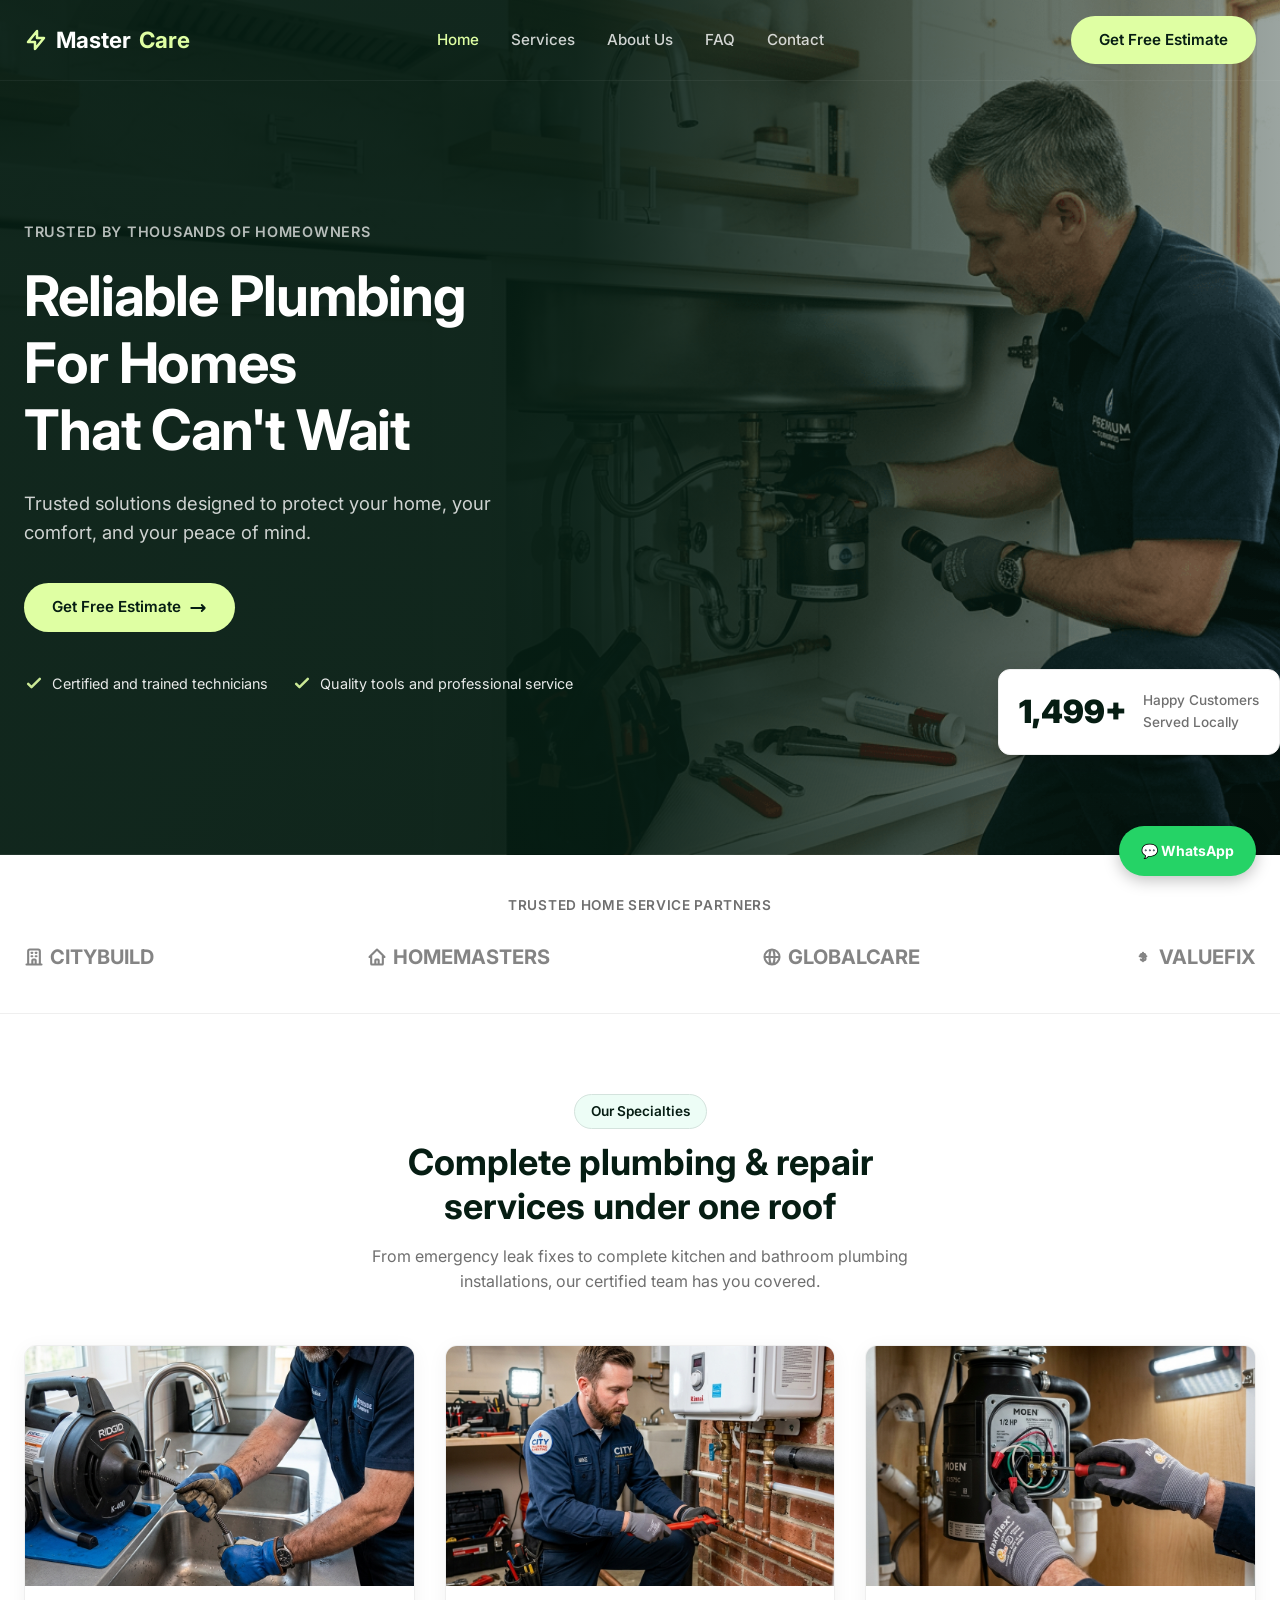
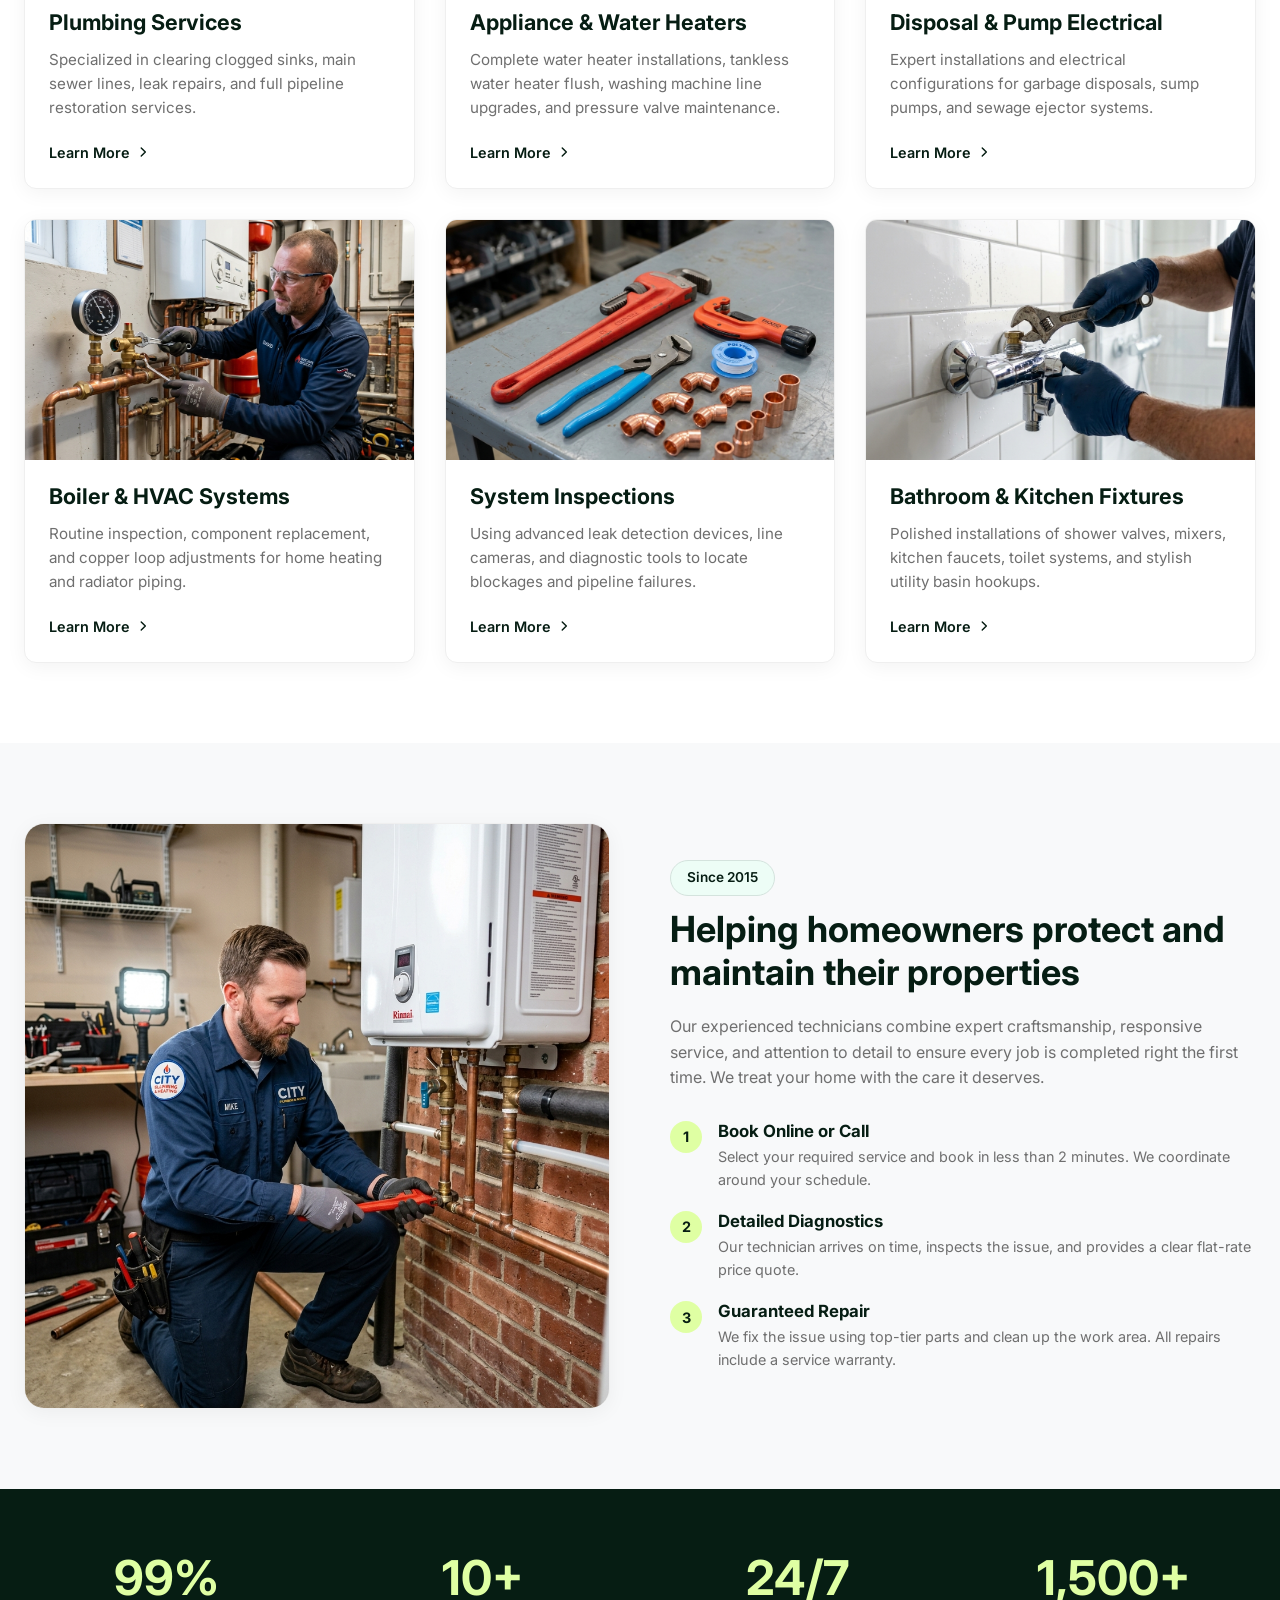
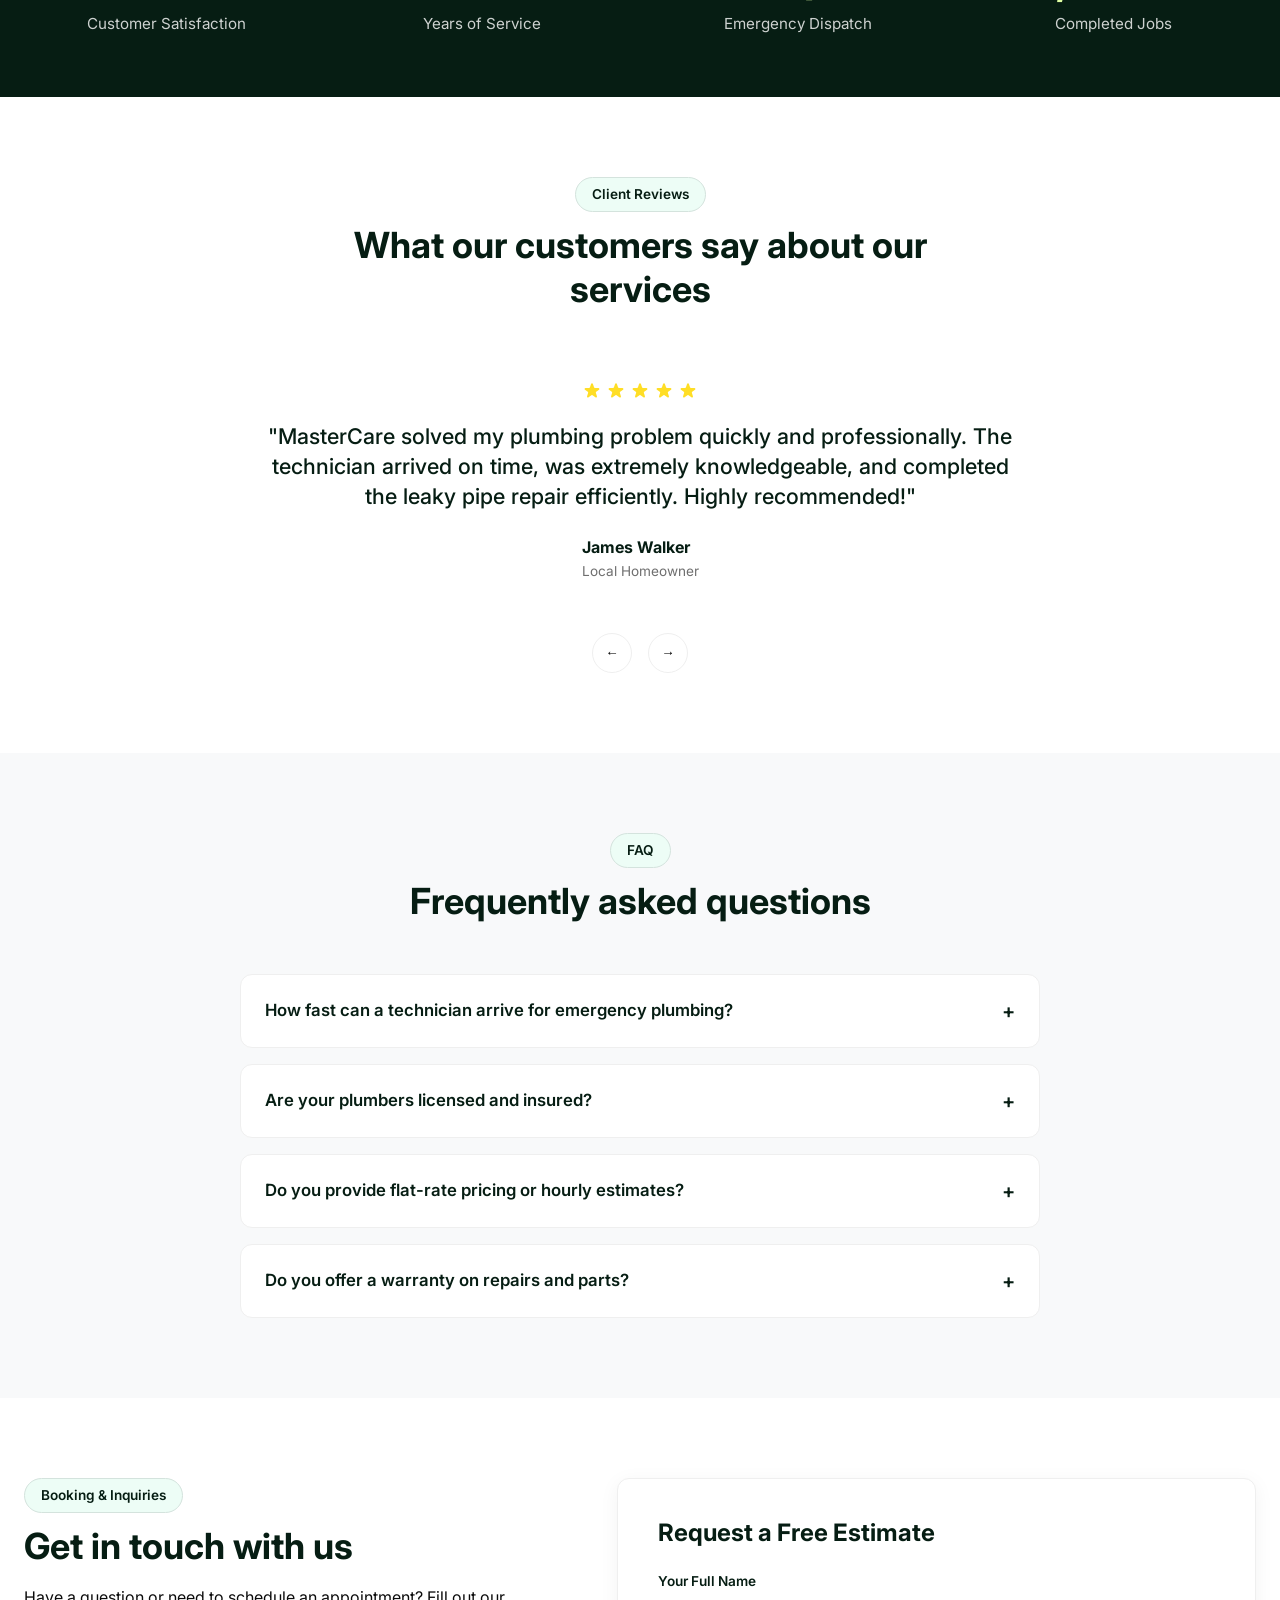
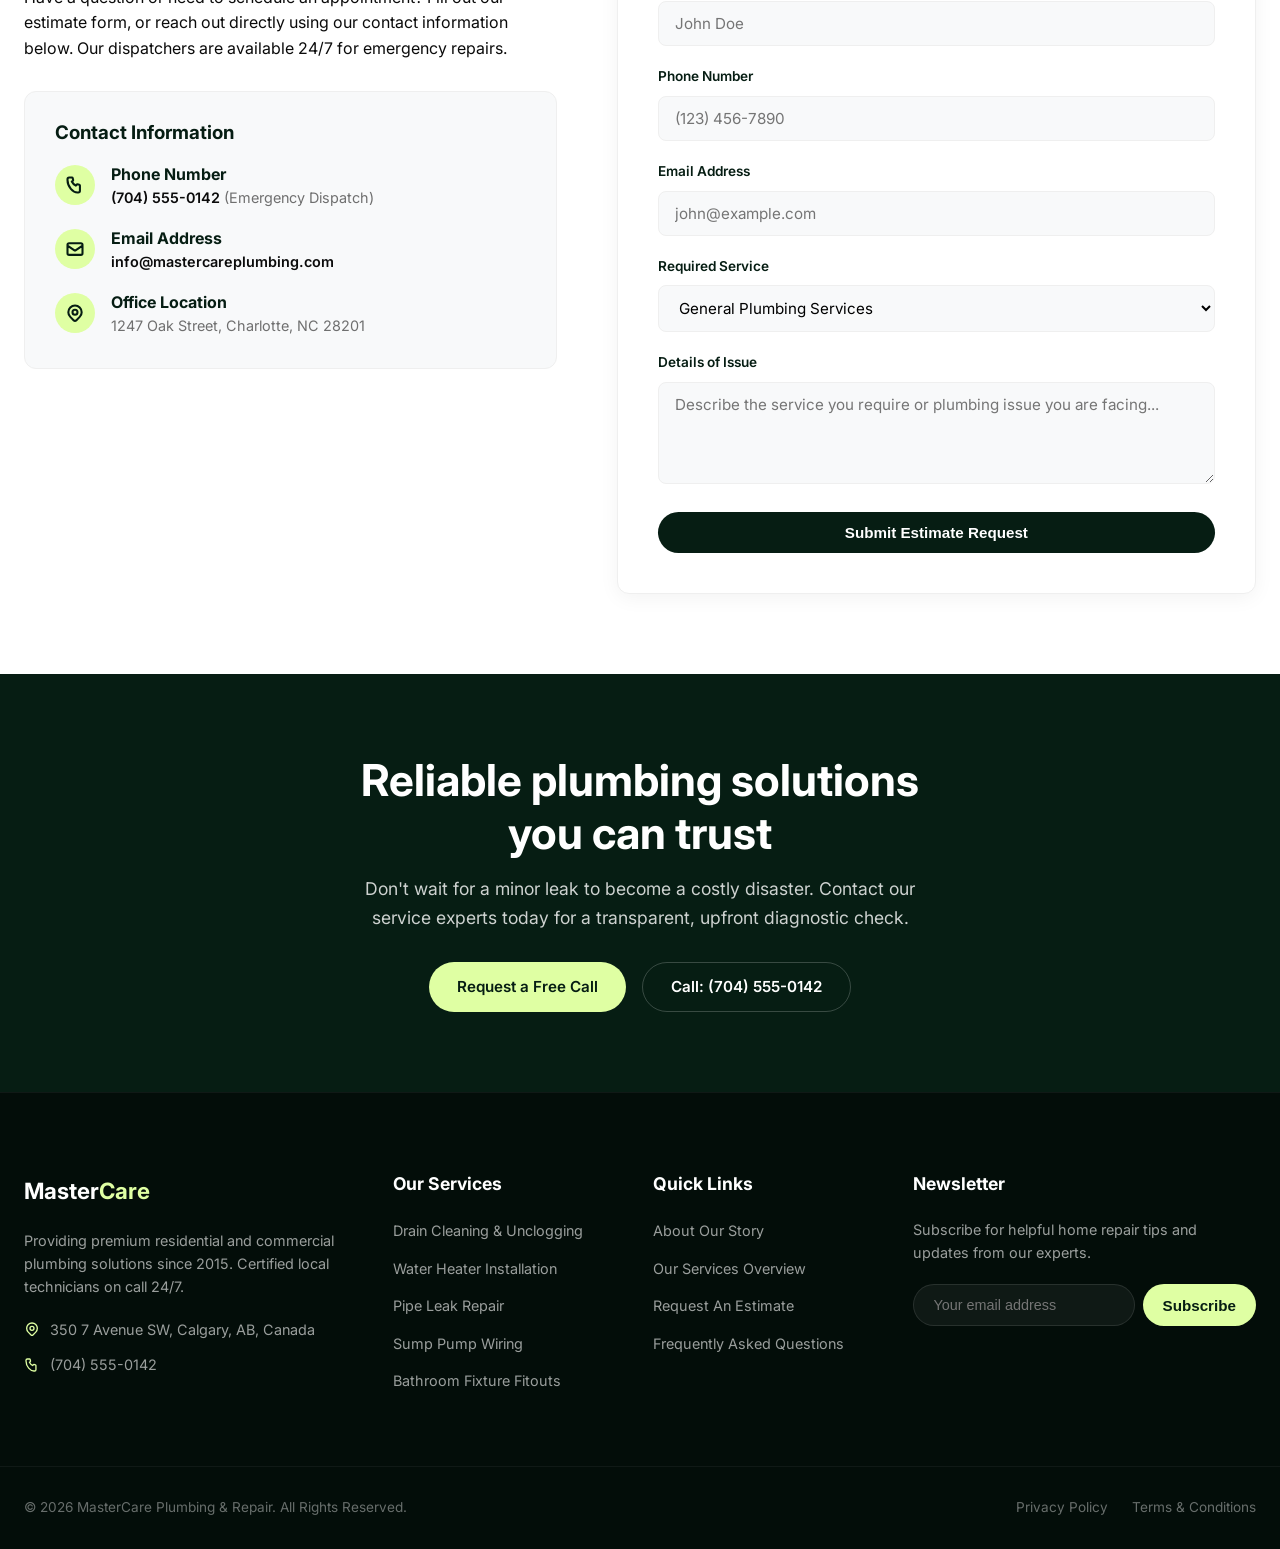
<file: index.html>
<!DOCTYPE html>
<html lang="en">
<head>
    <meta charset="UTF-8">
    <meta name="viewport" content="width=device-width, initial-scale=1.0">
    <meta name="description" content="Get your plumbing or home repair service online fast with MasterCare. A sleek, mobile-friendly site designed to attract clients and boost bookings.">
    <title>MasterCare – Plumbing & Repair Service Presentation Demo</title>
    <link rel="stylesheet" href="css/style.css">
</head>
<body>

    <!-- Header Navigation -->
    <header>
        <div class="container navbar">
            <a href="index.html" class="logo">
                <svg width="24" height="24" fill="none" stroke="currentColor" stroke-width="2.5" viewBox="0 0 24 24" style="color: var(--accent-lime);"><path stroke-linecap="round" stroke-linejoin="round" d="M13 10V3L4 14h7v7l9-11h-7z"></path></svg>
                Master<span>Care</span>
            </a>
            <ul class="nav-links">
                <li><a href="#hero" class="active">Home</a></li>
                <li><a href="#services">Services</a></li>
                <li><a href="#about">About Us</a></li>
                <li><a href="#faq">FAQ</a></li>
                <li><a href="#contact">Contact</a></li>
            </ul>
            <div class="nav-actions">
                <a href="#contact" class="btn btn-lime hidden-18hhxe7">Get Free Estimate</a>
                <button class="mobile-menu-btn" aria-label="Toggle Menu">
                    <span></span>
                    <span></span>
                    <span></span>
                </button>
            </div>
        </div>
    </header>

    <!-- Hero Section -->
    <section id="hero" class="hero">
        <div class="container hero-container-inner">
            <div class="hero-content">
                <span class="hero-tagline">Trusted by Thousands of Homeowners</span>
                <h1>Reliable Plumbing<br>For Homes<br>That Can't Wait</h1>
                <p class="hero-description">Trusted solutions designed to protect your home, your comfort, and your peace of mind.</p>
                <div class="hero-ctas">
                    <a href="#contact" class="btn btn-lime">Get Free Estimate 
                        <svg width="18" height="18" fill="none" stroke="currentColor" stroke-width="2.5" viewBox="0 0 24 24"><path stroke-linecap="round" stroke-linejoin="round" d="M17 8l4 4m0 0l-4 4m4-4H3"></path></svg>
                    </a>
                </div>
                <div class="hero-bullets">
                    <div class="hero-bullet">
                        <svg width="20" height="20" fill="none" stroke="currentColor" stroke-width="3" viewBox="0 0 24 24"><path stroke-linecap="round" stroke-linejoin="round" d="M5 13l4 4L19 7"></path></svg>
                        Certified and trained technicians
                    </div>
                    <div class="hero-bullet">
                        <svg width="20" height="20" fill="none" stroke="currentColor" stroke-width="3" viewBox="0 0 24 24"><path stroke-linecap="round" stroke-linejoin="round" d="M5 13l4 4L19 7"></path></svg>
                        Quality tools and professional service
                    </div>
                </div>
            </div>
            <div class="floating-card hero-float-card">
                <div class="floating-card-value">1,499+</div>
                <div class="floating-card-label">Happy Customers<br>Served Locally</div>
            </div>
        </div>
    </section>

    <!-- Logos Section -->
    <section class="logos-section">
        <div class="container">
            <p class="logos-title">Trusted Home Service Partners</p>
            <div class="logos-grid">
                <div class="logo-item">
                    <svg width="20" height="20" fill="none" stroke="currentColor" stroke-width="2.5" viewBox="0 0 24 24"><path stroke-linecap="round" stroke-linejoin="round" d="M19 21V5a2 2 0 00-2-2H7a2 2 0 00-2 2v16m14 0h2m-2 0h-5m-9 0H3m2 0h5M9 7h1m-1 4h1m4-4h1m-1 4h1m-5 10v-5a1 1 0 011-1h2a1 1 0 011 1v5m-4 0h4"></path></svg>
                    CITYBUILD
                </div>
                <div class="logo-item">
                    <svg width="20" height="20" fill="none" stroke="currentColor" stroke-width="2.5" viewBox="0 0 24 24"><path stroke-linecap="round" stroke-linejoin="round" d="M3 12l2-2m0 0l7-7 7 7M5 10v10a1 1 0 001 1h3m10-11l2 2m-2-2v10a1 1 0 01-1 1h-3m-6 0a1 1 0 001-1v-4a1 1 0 011-1h2a1 1 0 011 1v4a1 1 0 001 1m-6 0h6"></path></svg>
                    HOMEMASTERS
                </div>
                <div class="logo-item">
                    <svg width="20" height="20" fill="none" stroke="currentColor" stroke-width="2.5" viewBox="0 0 24 24"><path stroke-linecap="round" stroke-linejoin="round" d="M21 12a9 9 0 01-9 9m9-9a9 9 0 00-9-9m9 9H3m9 9a9 9 0 01-9-9m9 9c1.657 0 3-4.03 3-9s-1.343-9-3-9m0 18c-1.657 0-3-4.03-3-9s1.343-9 3-9m-9 9a9 9 0 019-9"></path></svg>
                    GLOBALCARE
                </div>
                <div class="logo-item">
                    <svg width="20" height="20" fill="none" stroke="currentColor" stroke-width="2.5" viewBox="0 0 24 24"><path stroke-linecap="round" stroke-linejoin="round" d="M12 8c-1.657 0-3 .895-3 2s1.343 2 3 2 3 .895 3 2-1.343 2-3 2m0-8c1.11 0 2.08.402 2.599 1M12 8V7m0 1v8m0 0v1m0-1c-1.11 0-2.08-.402-2.599-1M12 16v1m-4-6h8"></path></svg>
                    VALUEFIX
                </div>
            </div>
        </div>
    </section>

    <!-- Services Grid Section -->
    <section id="services" class="section">
        <div class="container">
            <div class="section-header">
                <span class="section-tag">Our Specialties</span>
                <h2>Complete plumbing & repair services under one roof</h2>
                <p>From emergency leak fixes to complete kitchen and bathroom plumbing installations, our certified team has you covered.</p>
            </div>
            
            <div class="services-grid">
                <!-- Service 1 -->
                <div class="service-card">
                    <div class="service-img">
                        <img src="images/drain_clearing.png" alt="Plumber clearing a clogged drain">
                    </div>
                    <div class="service-info">
                        <h3>Plumbing Services</h3>
                        <p>Specialized in clearing clogged sinks, main sewer lines, leak repairs, and full pipeline restoration services.</p>
                        <a href="services.html" class="service-link">Learn More 
                            <svg width="14" height="14" fill="none" stroke="currentColor" stroke-width="2.5" viewBox="0 0 24 24"><path stroke-linecap="round" stroke-linejoin="round" d="M9 5l7 7-7 7"></path></svg>
                        </a>
                    </div>
                </div>

                <!-- Service 2 -->
                <div class="service-card">
                    <div class="service-img">
                        <img src="images/water_heater_repair.png" alt="Plumber repairing water heater">
                    </div>
                    <div class="service-info">
                        <h3>Appliance & Water Heaters</h3>
                        <p>Complete water heater installations, tankless water heater flush, washing machine line upgrades, and pressure valve maintenance.</p>
                        <a href="services.html" class="service-link">Learn More 
                            <svg width="14" height="14" fill="none" stroke="currentColor" stroke-width="2.5" viewBox="0 0 24 24"><path stroke-linecap="round" stroke-linejoin="round" d="M9 5l7 7-7 7"></path></svg>
                        </a>
                    </div>
                </div>

                <!-- Service 3 -->
                <div class="service-card">
                    <div class="service-img">
                        <img src="images/disposal_wiring.png" alt="Under-sink garbage disposal unit wiring">
                    </div>
                    <div class="service-info">
                        <h3>Disposal & Pump Electrical</h3>
                        <p>Expert installations and electrical configurations for garbage disposals, sump pumps, and sewage ejector systems.</p>
                        <a href="services.html" class="service-link">Learn More 
                            <svg width="14" height="14" fill="none" stroke="currentColor" stroke-width="2.5" viewBox="0 0 24 24"><path stroke-linecap="round" stroke-linejoin="round" d="M9 5l7 7-7 7"></path></svg>
                        </a>
                    </div>
                </div>

                <!-- Service 4 -->
                <div class="service-card">
                    <div class="service-img">
                        <img src="images/boiler_maintenance.png" alt="Boiler heating system maintenance">
                    </div>
                    <div class="service-info">
                        <h3>Boiler & HVAC Systems</h3>
                        <p>Routine inspection, component replacement, and copper loop adjustments for home heating and radiator piping.</p>
                        <a href="services.html" class="service-link">Learn More 
                            <svg width="14" height="14" fill="none" stroke="currentColor" stroke-width="2.5" viewBox="0 0 24 24"><path stroke-linecap="round" stroke-linejoin="round" d="M9 5l7 7-7 7"></path></svg>
                        </a>
                    </div>
                </div>

                <!-- Service 5 -->
                <div class="service-card">
                    <div class="service-img">
                        <img src="images/plumbing_tools.png" alt="Set of professional plumbing tools">
                    </div>
                    <div class="service-info">
                        <h3>System Inspections</h3>
                        <p>Using advanced leak detection devices, line cameras, and diagnostic tools to locate blockages and pipeline failures.</p>
                        <a href="services.html" class="service-link">Learn More 
                            <svg width="14" height="14" fill="none" stroke="currentColor" stroke-width="2.5" viewBox="0 0 24 24"><path stroke-linecap="round" stroke-linejoin="round" d="M9 5l7 7-7 7"></path></svg>
                        </a>
                    </div>
                </div>

                <!-- Service 6 -->
                <div class="service-card">
                    <div class="service-img">
                        <img src="images/shower_install.png" alt="Installing shower valve faucet mixer">
                    </div>
                    <div class="service-info">
                        <h3>Bathroom & Kitchen Fixtures</h3>
                        <p>Polished installations of shower valves, mixers, kitchen faucets, toilet systems, and stylish utility basin hookups.</p>
                        <a href="services.html" class="service-link">Learn More 
                            <svg width="14" height="14" fill="none" stroke="currentColor" stroke-width="2.5" viewBox="0 0 24 24"><path stroke-linecap="round" stroke-linejoin="round" d="M9 5l7 7-7 7"></path></svg>
                        </a>
                    </div>
                </div>
            </div>
        </div>
    </section>

    <!-- About / Process Section -->
    <section id="about" class="section section-bg">
        <div class="container about-grid">
            <div class="about-img-container">
                <img src="images/team_collaboration.png" alt="Our professional plumbing team at work">
            </div>
            <div class="about-content">
                <span class="section-tag">Since 2015</span>
                <h2>Helping homeowners protect and maintain their properties</h2>
                <p class="about-description">Our experienced technicians combine expert craftsmanship, responsive service, and attention to detail to ensure every job is completed right the first time. We treat your home with the care it deserves.</p>
                
                <div class="process-steps">
                    <div class="process-step">
                        <div class="step-num">1</div>
                        <div class="step-text">
                            <h4>Book Online or Call</h4>
                            <p>Select your required service and book in less than 2 minutes. We coordinate around your schedule.</p>
                        </div>
                    </div>
                    <div class="process-step">
                        <div class="step-num">2</div>
                        <div class="step-text">
                            <h4>Detailed Diagnostics</h4>
                            <p>Our technician arrives on time, inspects the issue, and provides a clear flat-rate price quote.</p>
                        </div>
                    </div>
                    <div class="process-step">
                        <div class="step-num">3</div>
                        <div class="step-text">
                            <h4>Guaranteed Repair</h4>
                            <p>We fix the issue using top-tier parts and clean up the work area. All repairs include a service warranty.</p>
                        </div>
                    </div>
                </div>
            </div>
        </div>
    </section>

    <!-- Stats Section -->
    <section class="stats-section">
        <div class="container stats-grid">
            <div class="stat-item">
                <h3>99%</h3>
                <p>Customer Satisfaction</p>
            </div>
            <div class="stat-item">
                <h3>10+</h3>
                <p>Years of Service</p>
            </div>
            <div class="stat-item">
                <h3>24/7</h3>
                <p>Emergency Dispatch</p>
            </div>
            <div class="stat-item">
                <h3>1,500+</h3>
                <p>Completed Jobs</p>
            </div>
        </div>
    </section>

    <!-- Testimonials Slider Section -->
    <section class="section">
        <div class="container">
            <div class="section-header">
                <span class="section-tag">Client Reviews</span>
                <h2>What our customers say about our services</h2>
            </div>
            
            <div class="testimonials-slider">
                <div class="testimonials-track">
                    <!-- Slide 1 -->
                    <div class="testimonial-slide">
                        <div class="testimonial-rating">
                            <!-- Star SVGs -->
                            <svg width="20" height="20" fill="currentColor" viewBox="0 0 20 20"><path d="M9.049 2.927c.3-.921 1.603-.921 1.902 0l1.07 3.292a1 1 0 00.95.69h3.462c.969 0 1.371 1.24.588 1.81l-2.8 2.034a1 1 0 00-.364 1.118l1.07 3.292c.3.921-.755 1.688-1.54 1.118l-2.8-2.034a1 1 0 00-1.175 0l-2.8 2.034c-.784.57-1.838-.197-1.539-1.118l1.07-3.292a1 1 0 00-.364-1.118L2.98 8.72c-.783-.57-.38-1.81.588-1.81h3.461a1 1 0 00.951-.69l1.07-3.292z"></path></svg>
                            <svg width="20" height="20" fill="currentColor" viewBox="0 0 20 20"><path d="M9.049 2.927c.3-.921 1.603-.921 1.902 0l1.07 3.292a1 1 0 00.95.69h3.462c.969 0 1.371 1.24.588 1.81l-2.8 2.034a1 1 0 00-.364 1.118l1.07 3.292c.3.921-.755 1.688-1.54 1.118l-2.8-2.034a1 1 0 00-1.175 0l-2.8 2.034c-.784.57-1.838-.197-1.539-1.118l1.07-3.292a1 1 0 00-.364-1.118L2.98 8.72c-.783-.57-.38-1.81.588-1.81h3.461a1 1 0 00.951-.69l1.07-3.292z"></path></svg>
                            <svg width="20" height="20" fill="currentColor" viewBox="0 0 20 20"><path d="M9.049 2.927c.3-.921 1.603-.921 1.902 0l1.07 3.292a1 1 0 00.95.69h3.462c.969 0 1.371 1.24.588 1.81l-2.8 2.034a1 1 0 00-.364 1.118l1.07 3.292c.3.921-.755 1.688-1.54 1.118l-2.8-2.034a1 1 0 00-1.175 0l-2.8 2.034c-.784.57-1.838-.197-1.539-1.118l1.07-3.292a1 1 0 00-.364-1.118L2.98 8.72c-.783-.57-.38-1.81.588-1.81h3.461a1 1 0 00.951-.69l1.07-3.292z"></path></svg>
                            <svg width="20" height="20" fill="currentColor" viewBox="0 0 20 20"><path d="M9.049 2.927c.3-.921 1.603-.921 1.902 0l1.07 3.292a1 1 0 00.95.69h3.462c.969 0 1.371 1.24.588 1.81l-2.8 2.034a1 1 0 00-.364 1.118l1.07 3.292c.3.921-.755 1.688-1.54 1.118l-2.8-2.034a1 1 0 00-1.175 0l-2.8 2.034c-.784.57-1.838-.197-1.539-1.118l1.07-3.292a1 1 0 00-.364-1.118L2.98 8.72c-.783-.57-.38-1.81.588-1.81h3.461a1 1 0 00.951-.69l1.07-3.292z"></path></svg>
                            <svg width="20" height="20" fill="currentColor" viewBox="0 0 20 20"><path d="M9.049 2.927c.3-.921 1.603-.921 1.902 0l1.07 3.292a1 1 0 00.95.69h3.462c.969 0 1.371 1.24.588 1.81l-2.8 2.034a1 1 0 00-.364 1.118l1.07 3.292c.3.921-.755 1.688-1.54 1.118l-2.8-2.034a1 1 0 00-1.175 0l-2.8 2.034c-.784.57-1.838-.197-1.539-1.118l1.07-3.292a1 1 0 00-.364-1.118L2.98 8.72c-.783-.57-.38-1.81.588-1.81h3.461a1 1 0 00.951-.69l1.07-3.292z"></path></svg>
                        </div>
                        <p class="testimonial-quote">"MasterCare solved my plumbing problem quickly and professionally. The technician arrived on time, was extremely knowledgeable, and completed the leaky pipe repair efficiently. Highly recommended!"</p>
                        <div class="testimonial-author">
                            <div class="author-info">
                                <div class="author-name">James Walker</div>
                                <div class="author-title">Local Homeowner</div>
                            </div>
                        </div>
                    </div>

                    <!-- Slide 2 -->
                    <div class="testimonial-slide">
                        <div class="testimonial-rating">
                            <!-- Star SVGs -->
                            <svg width="20" height="20" fill="currentColor" viewBox="0 0 20 20"><path d="M9.049 2.927c.3-.921 1.603-.921 1.902 0l1.07 3.292a1 1 0 00.95.69h3.462c.969 0 1.371 1.24.588 1.81l-2.8 2.034a1 1 0 00-.364 1.118l1.07 3.292c.3.921-.755 1.688-1.54 1.118l-2.8-2.034a1 1 0 00-1.175 0l-2.8 2.034c-.784.57-1.838-.197-1.539-1.118l1.07-3.292a1 1 0 00-.364-1.118L2.98 8.72c-.783-.57-.38-1.81.588-1.81h3.461a1 1 0 00.951-.69l1.07-3.292z"></path></svg>
                            <svg width="20" height="20" fill="currentColor" viewBox="0 0 20 20"><path d="M9.049 2.927c.3-.921 1.603-.921 1.902 0l1.07 3.292a1 1 0 00.95.69h3.462c.969 0 1.371 1.24.588 1.81l-2.8 2.034a1 1 0 00-.364 1.118l1.07 3.292c.3.921-.755 1.688-1.54 1.118l-2.8-2.034a1 1 0 00-1.175 0l-2.8 2.034c-.784.57-1.838-.197-1.539-1.118l1.07-3.292a1 1 0 00-.364-1.118L2.98 8.72c-.783-.57-.38-1.81.588-1.81h3.461a1 1 0 00.951-.69l1.07-3.292z"></path></svg>
                            <svg width="20" height="20" fill="currentColor" viewBox="0 0 20 20"><path d="M9.049 2.927c.3-.921 1.603-.921 1.902 0l1.07 3.292a1 1 0 00.95.69h3.462c.969 0 1.371 1.24.588 1.81l-2.8 2.034a1 1 0 00-.364 1.118l1.07 3.292c.3.921-.755 1.688-1.54 1.118l-2.8-2.034a1 1 0 00-1.175 0l-2.8 2.034c-.784.57-1.838-.197-1.539-1.118l1.07-3.292a1 1 0 00-.364-1.118L2.98 8.72c-.783-.57-.38-1.81.588-1.81h3.461a1 1 0 00.951-.69l1.07-3.292z"></path></svg>
                            <svg width="20" height="20" fill="currentColor" viewBox="0 0 20 20"><path d="M9.049 2.927c.3-.921 1.603-.921 1.902 0l1.07 3.292a1 1 0 00.95.69h3.462c.969 0 1.371 1.24.588 1.81l-2.8 2.034a1 1 0 00-.364 1.118l1.07 3.292c.3.921-.755 1.688-1.54 1.118l-2.8-2.034a1 1 0 00-1.175 0l-2.8 2.034c-.784.57-1.838-.197-1.539-1.118l1.07-3.292a1 1 0 00-.364-1.118L2.98 8.72c-.783-.57-.38-1.81.588-1.81h3.461a1 1 0 00.951-.69l1.07-3.292z"></path></svg>
                            <svg width="20" height="20" fill="currentColor" viewBox="0 0 20 20"><path d="M9.049 2.927c.3-.921 1.603-.921 1.902 0l1.07 3.292a1 1 0 00.95.69h3.462c.969 0 1.371 1.24.588 1.81l-2.8 2.034a1 1 0 00-.364 1.118l1.07 3.292c.3.921-.755 1.688-1.54 1.118l-2.8-2.034a1 1 0 00-1.175 0l-2.8 2.034c-.784.57-1.838-.197-1.539-1.118l1.07-3.292a1 1 0 00-.364-1.118L2.98 8.72c-.783-.57-.38-1.81.588-1.81h3.461a1 1 0 00.951-.69l1.07-3.292z"></path></svg>
                        </div>
                        <p class="testimonial-quote">"I had an emergency water heater leak in the middle of the night. The dispatch team responded immediately and the plumber arrived within 45 minutes to install a replacement. Exceptional service!"</p>
                        <div class="testimonial-author">
                            <div class="author-info">
                                <div class="author-name">Sarah Jenkins</div>
                                <div class="author-title">Property Manager</div>
                            </div>
                        </div>
                    </div>
                </div>
                
                <div class="slider-controls">
                    <button class="slider-btn prev" aria-label="Previous Review">&larr;</button>
                    <button class="slider-btn next" aria-label="Next Review">&rarr;</button>
                </div>
            </div>
        </div>
    </section>

    <!-- FAQ Accordion Section -->
    <section id="faq" class="section section-bg">
        <div class="container">
            <div class="section-header">
                <span class="section-tag">FAQ</span>
                <h2>Frequently asked questions</h2>
            </div>
            
            <div class="faq-list">
                <div class="faq-item">
                    <div class="faq-question">
                        <span>How fast can a technician arrive for emergency plumbing?</span>
                        <span class="faq-icon">+</span>
                    </div>
                    <div class="faq-answer">
                        <div class="faq-answer-content">
                            Our average response time for local emergency calls is under 60 minutes. We have dispatchers on call 24 hours a day, 7 days a week to handle leaks, pipe breaks, and sewer backups.
                        </div>
                    </div>
                </div>

                <div class="faq-item">
                    <div class="faq-question">
                        <span>Are your plumbers licensed and insured?</span>
                        <span class="faq-icon">+</span>
                    </div>
                    <div class="faq-answer">
                        <div class="faq-answer-content">
                            Yes, 100% of our service technicians are fully licensed, background-checked, and comprehensive liability insured to provide premium service and peace of mind.
                        </div>
                    </div>
                </div>

                <div class="faq-item">
                    <div class="faq-question">
                        <span>Do you provide flat-rate pricing or hourly estimates?</span>
                        <span class="faq-icon">+</span>
                    </div>
                    <div class="faq-answer">
                        <div class="faq-answer-content">
                            We provide transparent, flat-rate pricing. After analyzing the issue, our technician will provide an upfront written estimate detailing all costs. You won't face any surprise fees or hourly rate overruns.
                        </div>
                    </div>
                </div>

                <div class="faq-item">
                    <div class="faq-question">
                        <span>Do you offer a warranty on repairs and parts?</span>
                        <span class="faq-icon">+</span>
                    </div>
                    <div class="faq-answer">
                        <div class="faq-answer-content">
                            Yes, all parts we supply and our labor are backed by our service guarantee, ranging from 1 to 5 years depending on the scope of the plumbing work performed.
                        </div>
                    </div>
                </div>
            </div>
        </div>
    </section>

    <!-- Contact & Booking Section -->
    <section id="contact" class="section">
        <div class="container contact-grid">
            <div class="contact-details">
                <span class="section-tag">Booking & Inquiries</span>
                <h2>Get in touch with us</h2>
                <p>Have a question or need to schedule an appointment? Fill out our estimate form, or reach out directly using our contact information below. Our dispatchers are available 24/7 for emergency repairs.</p>
                
                <div class="contact-card" style="margin-top: 30px;">
                    <h3>Contact Information</h3>
                    
                    <div class="contact-card-item">
                        <div class="contact-card-icon">
                            <svg width="20" height="20" fill="none" stroke="currentColor" stroke-width="2.5" viewBox="0 0 24 24"><path stroke-linecap="round" stroke-linejoin="round" d="M3 5a2 2 0 012-2h3.28a1 1 0 01.94.725l.548 2.2a1 1 0 01-.321.988l-1.305.98a10.582 10.582 0 004.872 4.872l.98-1.305a1 1 0 01.988-.321l2.2.548a1 1 0 01.725.94V19a2 2 0 01-2 2h-1C9.716 21 3 14.284 3 6V5z"></path></svg>
                        </div>
                        <div class="contact-card-text">
                            <h4>Phone Number</h4>
                            <p><a href="tel:+1234567890" style="color: var(--text-dark); font-weight: 600;">(704) 555-0142</a> (Emergency Dispatch)</p>
                        </div>
                    </div>

                    <div class="contact-card-item">
                        <div class="contact-card-icon">
                            <svg width="20" height="20" fill="none" stroke="currentColor" stroke-width="2.5" viewBox="0 0 24 24"><path stroke-linecap="round" stroke-linejoin="round" d="M3 8l7.89 5.26a2 2 0 002.22 0L21 8M5 19h14a2 2 0 002-2V7a2 2 0 00-2-2H5a2 2 0 00-2 2v10a2 2 0 002 2z"></path></svg>
                        </div>
                        <div class="contact-card-text">
                            <h4>Email Address</h4>
                            <p><a href="mailto:info@mastercareplumbing.com" style="color: var(--text-dark); font-weight: 600;">info@mastercareplumbing.com</a></p>
                        </div>
                    </div>

                    <div class="contact-card-item">
                        <div class="contact-card-icon">
                            <svg width="20" height="20" fill="none" stroke="currentColor" stroke-width="2.5" viewBox="0 0 24 24"><path stroke-linecap="round" stroke-linejoin="round" d="M17.657 16.657L13.414 20.9a1.998 1.998 0 01-2.827 0l-4.244-4.243a8 8 0 1111.314 0z"></path><path stroke-linecap="round" stroke-linejoin="round" d="M15 11a3 3 0 11-6 0 3 3 0 016 0z"></path></svg>
                        </div>
                        <div class="contact-card-text">
                            <h4>Office Location</h4>
                            <p>1247 Oak Street, Charlotte, NC 28201</p>
                        </div>
                    </div>
                </div>
            </div>
            
            <div class="contact-form-wrapper">
                <h3>Request a Free Estimate</h3>
                <form class="contact-form" action="#">
                    <div class="form-group">
                        <label for="name">Your Full Name</label>
                        <input type="text" id="name" placeholder="John Doe" required>
                    </div>
                    <div class="form-group">
                        <label for="phone">Phone Number</label>
                        <input type="tel" id="phone" placeholder="(123) 456-7890" required>
                    </div>
                    <div class="form-group">
                        <label for="email">Email Address</label>
                        <input type="email" id="email" placeholder="john@example.com" required>
                    </div>
                    <div class="form-group">
                        <label for="service">Required Service</label>
                        <select id="service">
                            <option value="Plumbing Services">General Plumbing Services</option>
                            <option value="Appliance & Water Heater">Appliance & Water Heater Service</option>
                            <option value="Disposal & Pump Electrical">Disposal & Pump Wiring</option>
                            <option value="Boiler & HVAC Systems">HVAC/Boiler Maintenance</option>
                            <option value="System Inspections">Pipeline Inspection</option>
                            <option value="Other">Other Home Repair</option>
                        </select>
                    </div>
                    <div class="form-group">
                        <label for="notes">Details of Issue</label>
                        <textarea id="notes" rows="4" placeholder="Describe the service you require or plumbing issue you are facing..."></textarea>
                    </div>
                    <button type="submit" class="btn btn-dark" style="width: 100%;">Submit Estimate Request</button>
                </form>
            </div>
        </div>
    </section>

    <!-- CTA Section -->
    <section class="cta-banner">
        <div class="container cta-banner-content">
            <h2>Reliable plumbing solutions you can trust</h2>
            <p>Don't wait for a minor leak to become a costly disaster. Contact our service experts today for a transparent, upfront diagnostic check.</p>
            <div class="cta-banner-ctas">
                <a href="contact.html" class="btn btn-lime">Request a Free Call</a>
                <a href="tel:+1234567890" class="btn btn-outline">Call: (704) 555-0142</a>
            </div>
        </div>
    </section>

    <!-- Footer -->
    <footer>
        <div class="container footer-grid">
            <div class="footer-col">
                <span class="footer-logo">Master<span>Care</span></span>
                <p>Providing premium residential and commercial plumbing solutions since 2015. Certified local technicians on call 24/7.</p>
                <div class="contact-info">
                    <div class="contact-item">
                        <svg width="16" height="16" fill="none" stroke="currentColor" stroke-width="2" viewBox="0 0 24 24"><path stroke-linecap="round" stroke-linejoin="round" d="M17.657 16.657L13.414 20.9a1.998 1.998 0 01-2.827 0l-4.244-4.243a8 8 0 1111.314 0z"></path><path stroke-linecap="round" stroke-linejoin="round" d="M15 11a3 3 0 11-6 0 3 3 0 016 0z"></path></svg>
                        350 7 Avenue SW, Calgary, AB, Canada
                    </div>
                    <div class="contact-item">
                        <svg width="16" height="16" fill="none" stroke="currentColor" stroke-width="2" viewBox="0 0 24 24"><path stroke-linecap="round" stroke-linejoin="round" d="M3 5a2 2 0 012-2h3.28a1 1 0 01.94.725l.548 2.2a1 1 0 01-.321.988l-1.305.98a10.582 10.582 0 004.872 4.872l.98-1.305a1 1 0 01.988-.321l2.2.548a1 1 0 01.725.94V19a2 2 0 01-2 2h-1C9.716 21 3 14.284 3 6V5z"></path></svg>
                        (704) 555-0142
                    </div>
                </div>
            </div>
            
            <div class="footer-col">
                <h4>Our Services</h4>
                <ul class="footer-links">
                    <li><a href="services.html">Drain Cleaning & Unclogging</a></li>
                    <li><a href="services.html">Water Heater Installation</a></li>
                    <li><a href="services.html">Pipe Leak Repair</a></li>
                    <li><a href="services.html">Sump Pump Wiring</a></li>
                    <li><a href="services.html">Bathroom Fixture Fitouts</a></li>
                </ul>
            </div>

            <div class="footer-col">
                <h4>Quick Links</h4>
                <ul class="footer-links">
                    <li><a href="about.html">About Our Story</a></li>
                    <li><a href="services.html">Our Services Overview</a></li>
                    <li><a href="contact.html">Request An Estimate</a></li>
                    <li><a href="contact.html">Frequently Asked Questions</a></li>
                </ul>
            </div>

            <div class="footer-col">
                <h4>Newsletter</h4>
                <p>Subscribe for helpful home repair tips and updates from our experts.</p>
                <form class="newsletter-form" action="#" onsubmit="alert('Subscribed to Demo Newsletter!'); return false;">
                    <input type="email" placeholder="Your email address" required>
                    <button type="submit" class="btn btn-lime" style="padding: 12px 20px;">Subscribe</button>
                </form>
            </div>
        </div>
        
        <div class="container footer-bottom">
            <p>&copy; 2026 MasterCare Plumbing & Repair. All Rights Reserved. </p>
            <div class="footer-bottom-links">
                <a href="#">Privacy Policy</a>
                <a href="#">Terms & Conditions</a>
            </div>
        </div>
    </footer>

    <script src="js/main.js"></script>
    
<a href="https://wa.me/15551234567" target="_blank" style="position:fixed;bottom:24px;right:24px;background:#25D366;color:white;border-radius:50px;padding:14px 22px;font-size:14px;font-weight:700;text-decoration:none;z-index:9999;box-shadow:0 4px 16px rgba(0,0,0,0.25);">💬 WhatsApp</a>

<script src="//code.tidio.co/yhifrjnz8kpj58sclfrrwx6xnxv6om46.js" async></script>
</body>
</html>
</file>
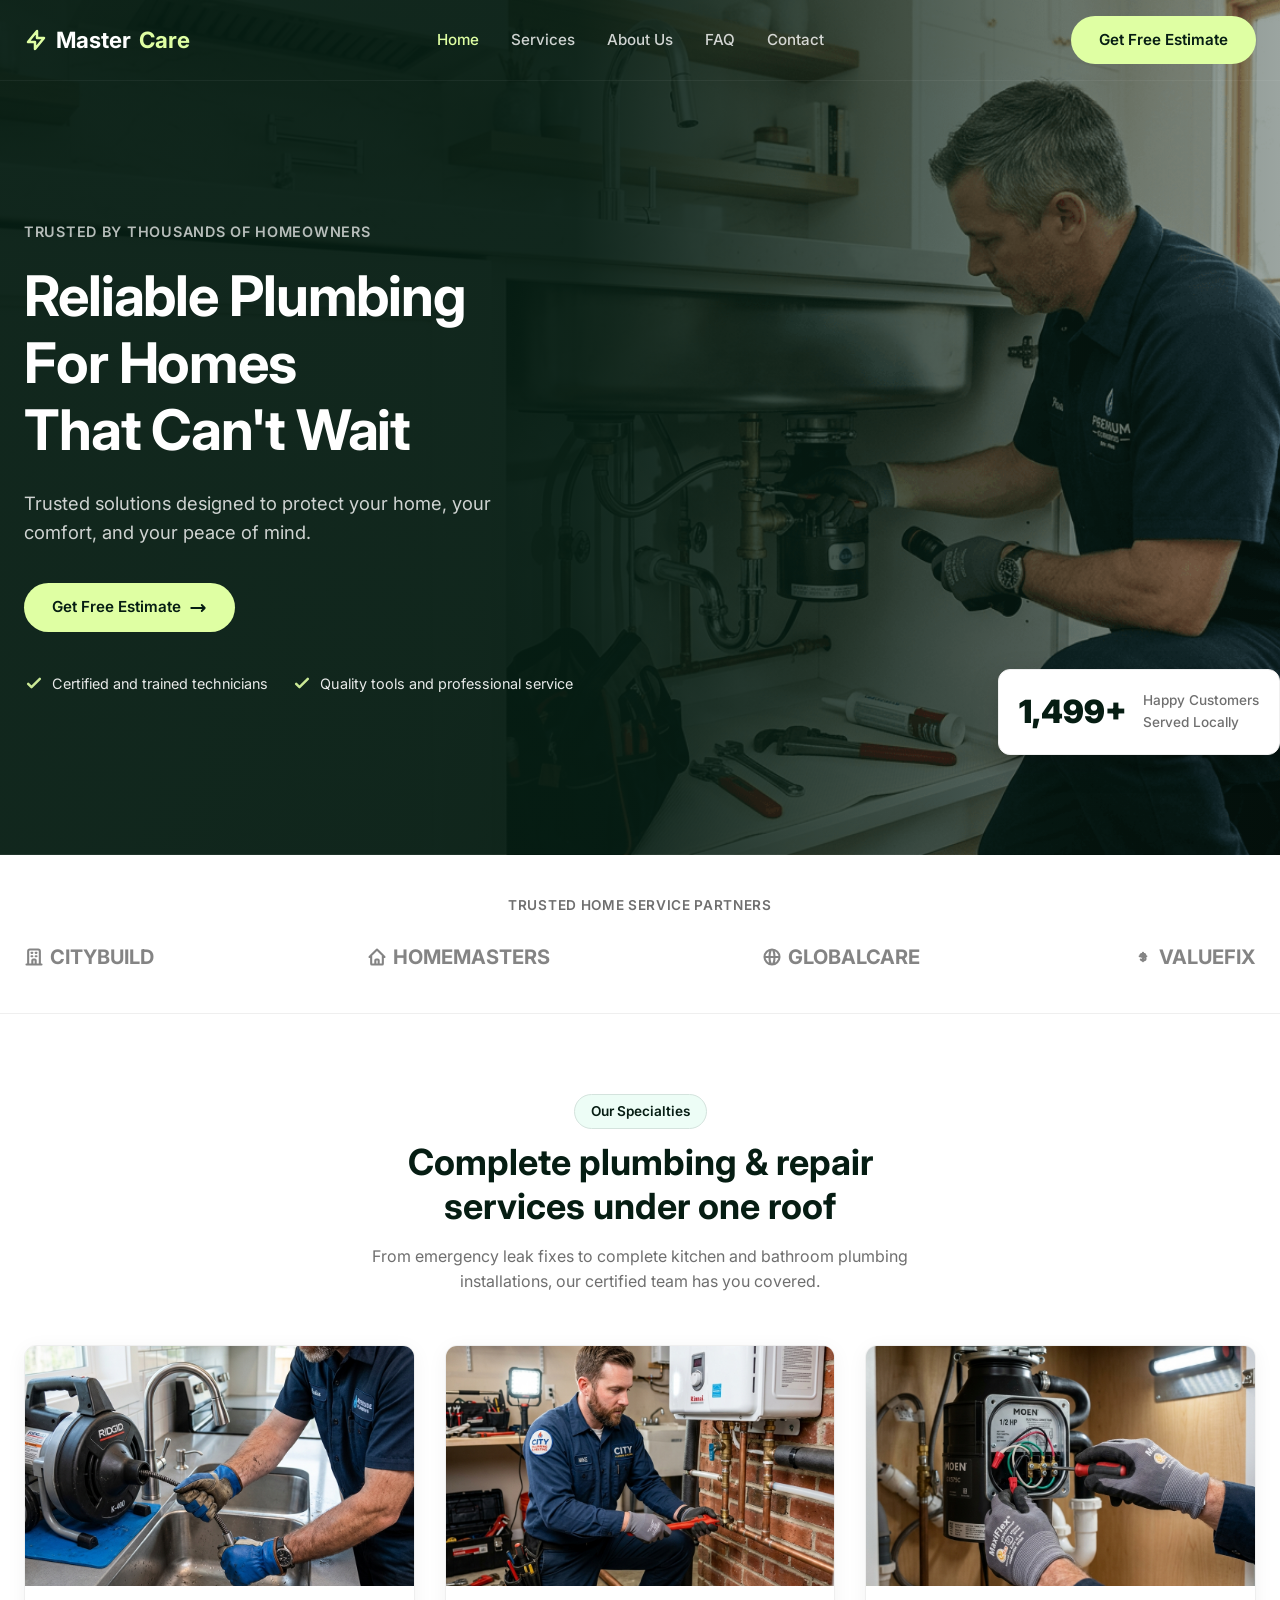
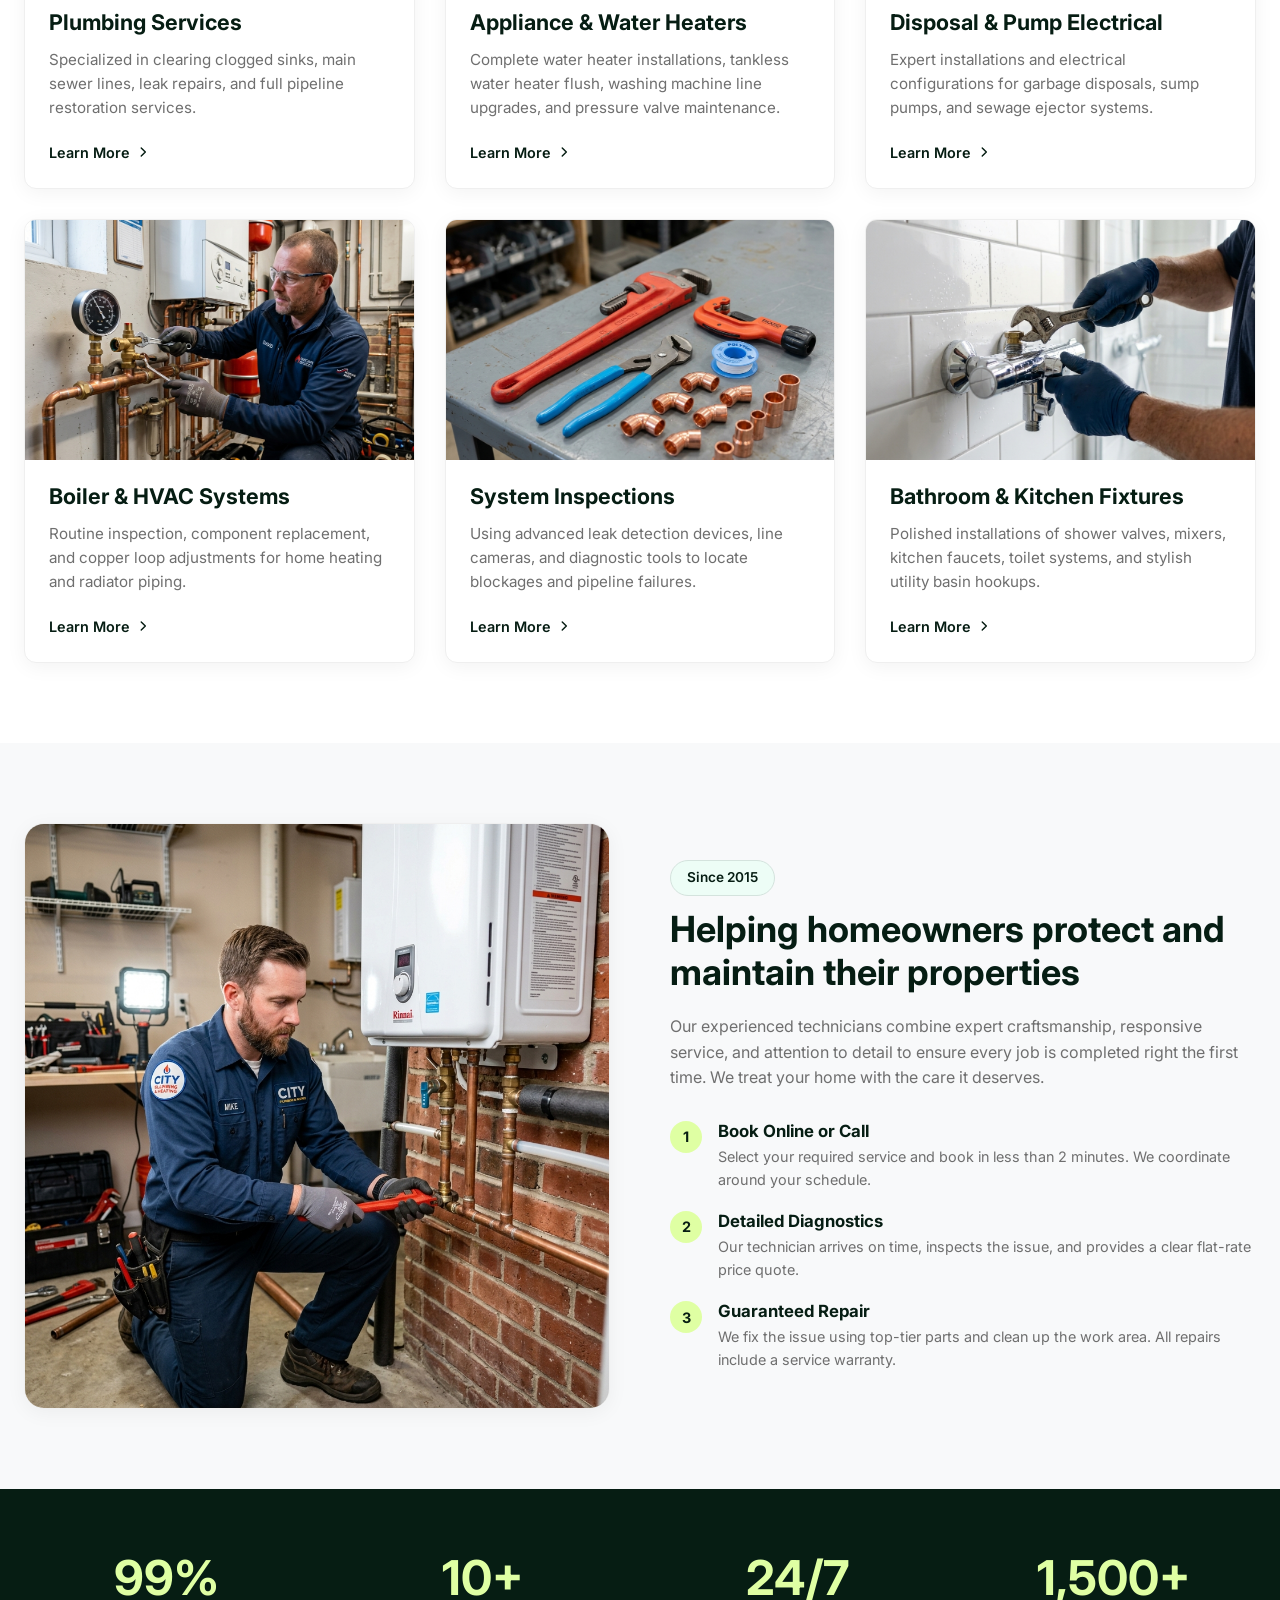
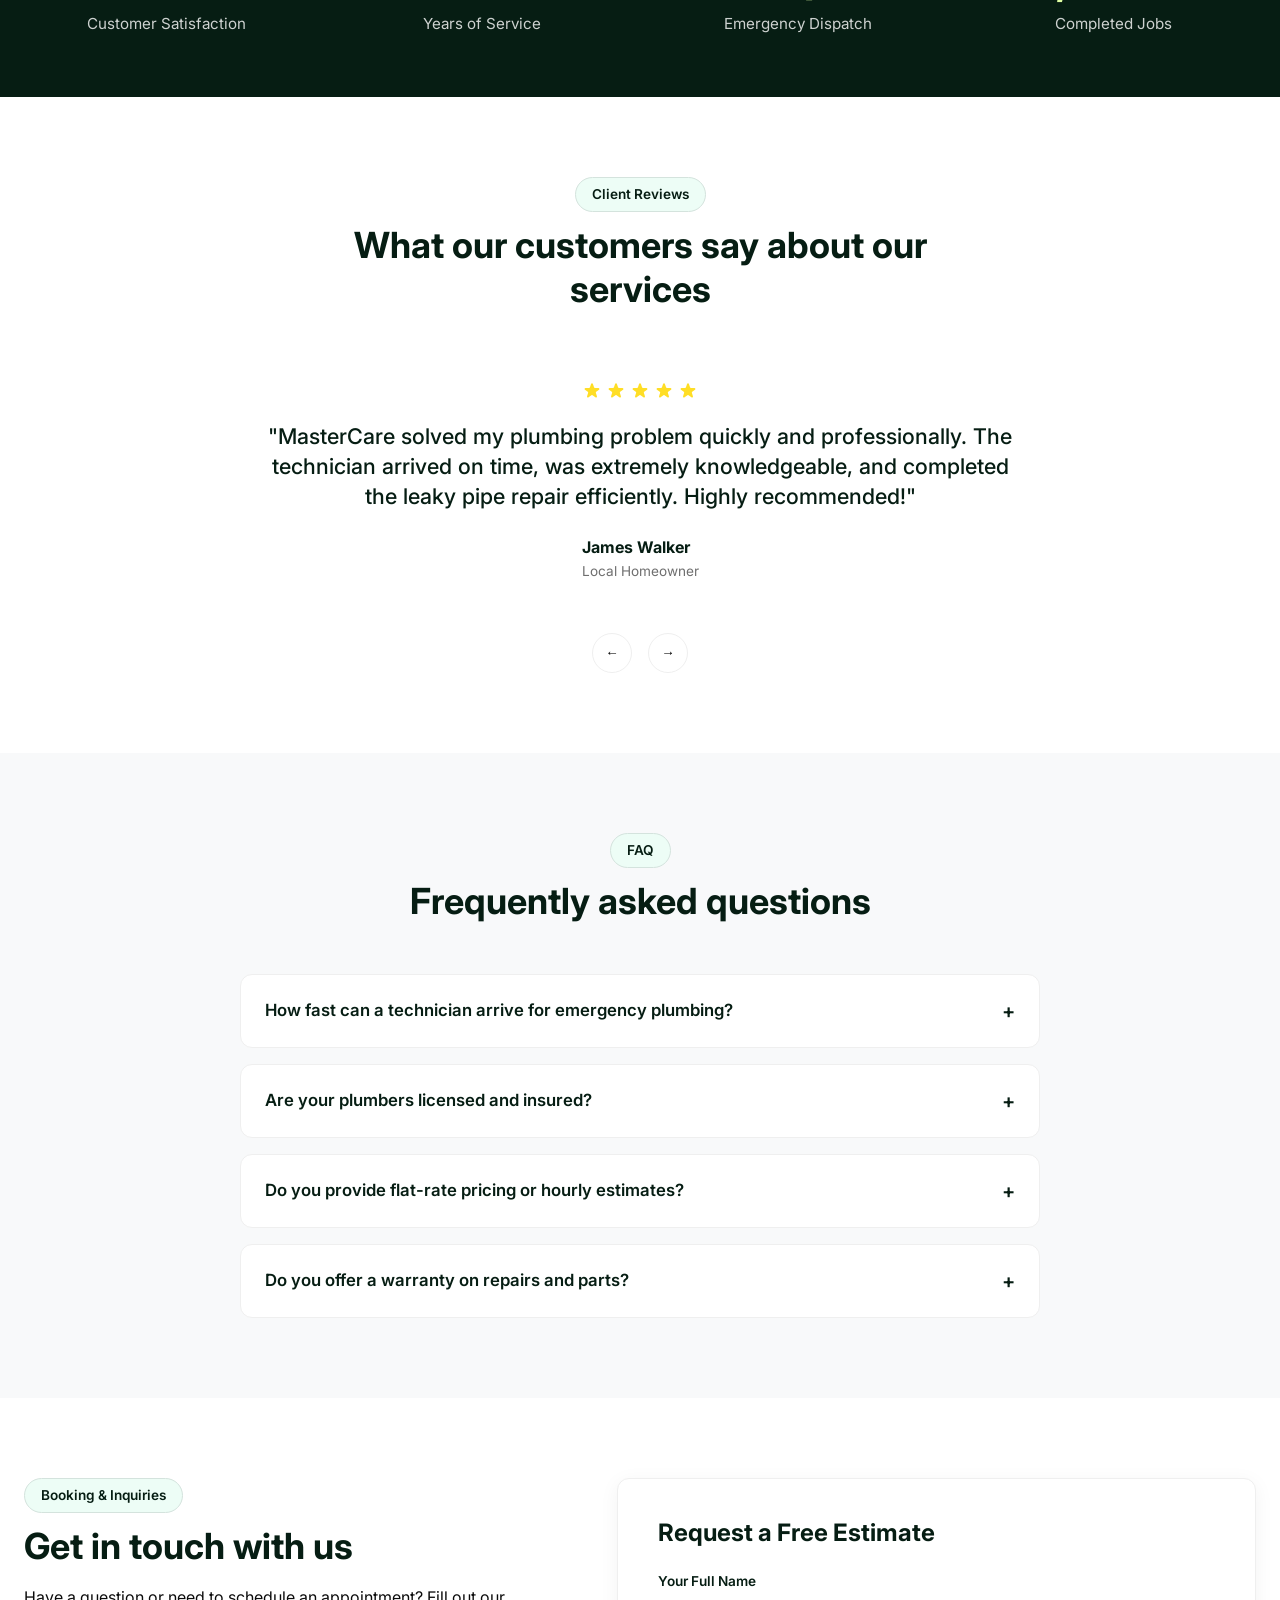
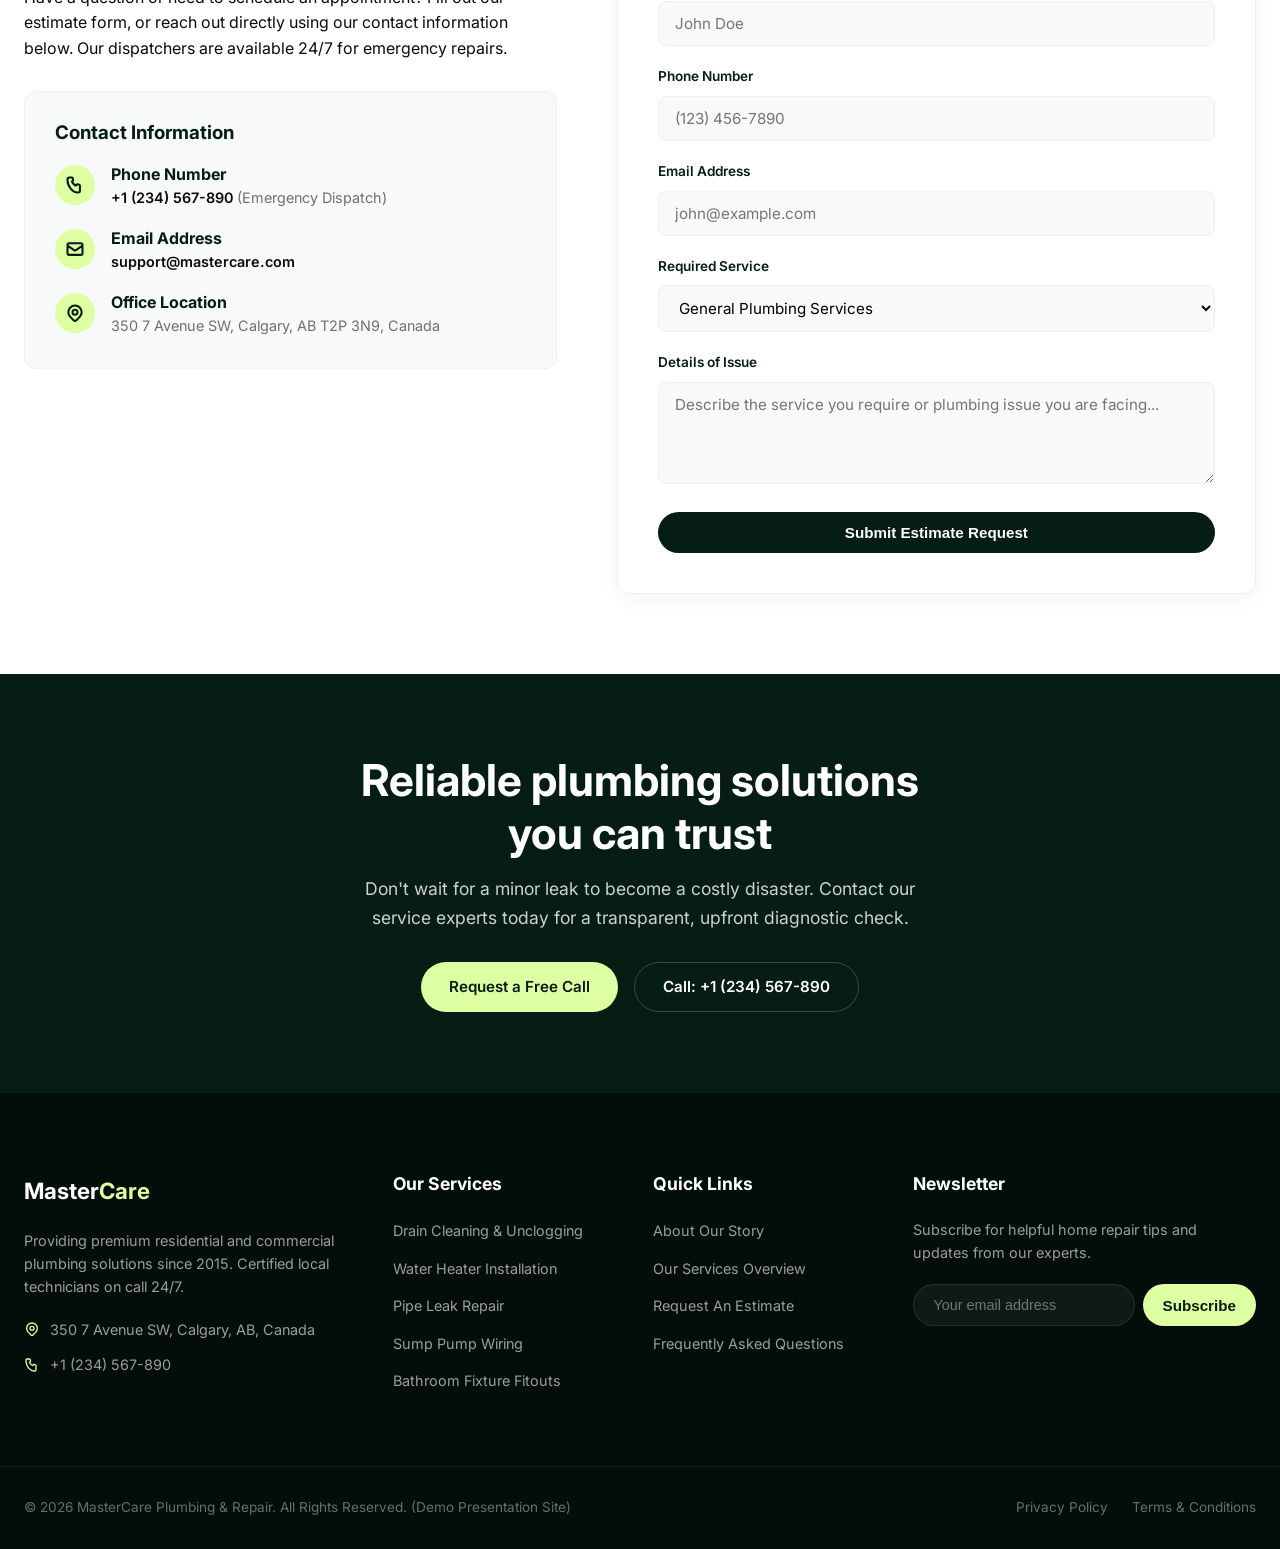
<file: mastercare-service/index.html>
<!DOCTYPE html>
<html lang="en">
<head>
    <meta charset="UTF-8">
    <meta name="viewport" content="width=device-width, initial-scale=1.0">
    <meta name="description" content="Get your plumbing or home repair service online fast with MasterCare. A sleek, mobile-friendly site designed to attract clients and boost bookings.">
    <title>MasterCare – Plumbing & Repair Service Presentation Demo</title>
    <link rel="stylesheet" href="css/style.css">
</head>
<body>

    <!-- Header Navigation -->
    <header>
        <div class="container navbar">
            <a href="index.html" class="logo">
                <svg width="24" height="24" fill="none" stroke="currentColor" stroke-width="2.5" viewBox="0 0 24 24" style="color: var(--accent-lime);"><path stroke-linecap="round" stroke-linejoin="round" d="M13 10V3L4 14h7v7l9-11h-7z"></path></svg>
                Master<span>Care</span>
            </a>
            <ul class="nav-links">
                <li><a href="#hero" class="active">Home</a></li>
                <li><a href="#services">Services</a></li>
                <li><a href="#about">About Us</a></li>
                <li><a href="#faq">FAQ</a></li>
                <li><a href="#contact">Contact</a></li>
            </ul>
            <div class="nav-actions">
                <a href="#contact" class="btn btn-lime hidden-18hhxe7">Get Free Estimate</a>
                <button class="mobile-menu-btn" aria-label="Toggle Menu">
                    <span></span>
                    <span></span>
                    <span></span>
                </button>
            </div>
        </div>
    </header>

    <!-- Hero Section -->
    <section id="hero" class="hero">
        <div class="container hero-container-inner">
            <div class="hero-content">
                <span class="hero-tagline">Trusted by Thousands of Homeowners</span>
                <h1>Reliable Plumbing<br>For Homes<br>That Can't Wait</h1>
                <p class="hero-description">Trusted solutions designed to protect your home, your comfort, and your peace of mind.</p>
                <div class="hero-ctas">
                    <a href="#contact" class="btn btn-lime">Get Free Estimate 
                        <svg width="18" height="18" fill="none" stroke="currentColor" stroke-width="2.5" viewBox="0 0 24 24"><path stroke-linecap="round" stroke-linejoin="round" d="M17 8l4 4m0 0l-4 4m4-4H3"></path></svg>
                    </a>
                </div>
                <div class="hero-bullets">
                    <div class="hero-bullet">
                        <svg width="20" height="20" fill="none" stroke="currentColor" stroke-width="3" viewBox="0 0 24 24"><path stroke-linecap="round" stroke-linejoin="round" d="M5 13l4 4L19 7"></path></svg>
                        Certified and trained technicians
                    </div>
                    <div class="hero-bullet">
                        <svg width="20" height="20" fill="none" stroke="currentColor" stroke-width="3" viewBox="0 0 24 24"><path stroke-linecap="round" stroke-linejoin="round" d="M5 13l4 4L19 7"></path></svg>
                        Quality tools and professional service
                    </div>
                </div>
            </div>
            <div class="floating-card hero-float-card">
                <div class="floating-card-value">1,499+</div>
                <div class="floating-card-label">Happy Customers<br>Served Locally</div>
            </div>
        </div>
    </section>

    <!-- Logos Section -->
    <section class="logos-section">
        <div class="container">
            <p class="logos-title">Trusted Home Service Partners</p>
            <div class="logos-grid">
                <div class="logo-item">
                    <svg width="20" height="20" fill="none" stroke="currentColor" stroke-width="2.5" viewBox="0 0 24 24"><path stroke-linecap="round" stroke-linejoin="round" d="M19 21V5a2 2 0 00-2-2H7a2 2 0 00-2 2v16m14 0h2m-2 0h-5m-9 0H3m2 0h5M9 7h1m-1 4h1m4-4h1m-1 4h1m-5 10v-5a1 1 0 011-1h2a1 1 0 011 1v5m-4 0h4"></path></svg>
                    CITYBUILD
                </div>
                <div class="logo-item">
                    <svg width="20" height="20" fill="none" stroke="currentColor" stroke-width="2.5" viewBox="0 0 24 24"><path stroke-linecap="round" stroke-linejoin="round" d="M3 12l2-2m0 0l7-7 7 7M5 10v10a1 1 0 001 1h3m10-11l2 2m-2-2v10a1 1 0 01-1 1h-3m-6 0a1 1 0 001-1v-4a1 1 0 011-1h2a1 1 0 011 1v4a1 1 0 001 1m-6 0h6"></path></svg>
                    HOMEMASTERS
                </div>
                <div class="logo-item">
                    <svg width="20" height="20" fill="none" stroke="currentColor" stroke-width="2.5" viewBox="0 0 24 24"><path stroke-linecap="round" stroke-linejoin="round" d="M21 12a9 9 0 01-9 9m9-9a9 9 0 00-9-9m9 9H3m9 9a9 9 0 01-9-9m9 9c1.657 0 3-4.03 3-9s-1.343-9-3-9m0 18c-1.657 0-3-4.03-3-9s1.343-9 3-9m-9 9a9 9 0 019-9"></path></svg>
                    GLOBALCARE
                </div>
                <div class="logo-item">
                    <svg width="20" height="20" fill="none" stroke="currentColor" stroke-width="2.5" viewBox="0 0 24 24"><path stroke-linecap="round" stroke-linejoin="round" d="M12 8c-1.657 0-3 .895-3 2s1.343 2 3 2 3 .895 3 2-1.343 2-3 2m0-8c1.11 0 2.08.402 2.599 1M12 8V7m0 1v8m0 0v1m0-1c-1.11 0-2.08-.402-2.599-1M12 16v1m-4-6h8"></path></svg>
                    VALUEFIX
                </div>
            </div>
        </div>
    </section>

    <!-- Services Grid Section -->
    <section id="services" class="section">
        <div class="container">
            <div class="section-header">
                <span class="section-tag">Our Specialties</span>
                <h2>Complete plumbing & repair services under one roof</h2>
                <p>From emergency leak fixes to complete kitchen and bathroom plumbing installations, our certified team has you covered.</p>
            </div>
            
            <div class="services-grid">
                <!-- Service 1 -->
                <div class="service-card">
                    <div class="service-img">
                        <img src="images/drain_clearing.png" alt="Plumber clearing a clogged drain">
                    </div>
                    <div class="service-info">
                        <h3>Plumbing Services</h3>
                        <p>Specialized in clearing clogged sinks, main sewer lines, leak repairs, and full pipeline restoration services.</p>
                        <a href="services.html" class="service-link">Learn More 
                            <svg width="14" height="14" fill="none" stroke="currentColor" stroke-width="2.5" viewBox="0 0 24 24"><path stroke-linecap="round" stroke-linejoin="round" d="M9 5l7 7-7 7"></path></svg>
                        </a>
                    </div>
                </div>

                <!-- Service 2 -->
                <div class="service-card">
                    <div class="service-img">
                        <img src="images/water_heater_repair.png" alt="Plumber repairing water heater">
                    </div>
                    <div class="service-info">
                        <h3>Appliance & Water Heaters</h3>
                        <p>Complete water heater installations, tankless water heater flush, washing machine line upgrades, and pressure valve maintenance.</p>
                        <a href="services.html" class="service-link">Learn More 
                            <svg width="14" height="14" fill="none" stroke="currentColor" stroke-width="2.5" viewBox="0 0 24 24"><path stroke-linecap="round" stroke-linejoin="round" d="M9 5l7 7-7 7"></path></svg>
                        </a>
                    </div>
                </div>

                <!-- Service 3 -->
                <div class="service-card">
                    <div class="service-img">
                        <img src="images/disposal_wiring.png" alt="Under-sink garbage disposal unit wiring">
                    </div>
                    <div class="service-info">
                        <h3>Disposal & Pump Electrical</h3>
                        <p>Expert installations and electrical configurations for garbage disposals, sump pumps, and sewage ejector systems.</p>
                        <a href="services.html" class="service-link">Learn More 
                            <svg width="14" height="14" fill="none" stroke="currentColor" stroke-width="2.5" viewBox="0 0 24 24"><path stroke-linecap="round" stroke-linejoin="round" d="M9 5l7 7-7 7"></path></svg>
                        </a>
                    </div>
                </div>

                <!-- Service 4 -->
                <div class="service-card">
                    <div class="service-img">
                        <img src="images/boiler_maintenance.png" alt="Boiler heating system maintenance">
                    </div>
                    <div class="service-info">
                        <h3>Boiler & HVAC Systems</h3>
                        <p>Routine inspection, component replacement, and copper loop adjustments for home heating and radiator piping.</p>
                        <a href="services.html" class="service-link">Learn More 
                            <svg width="14" height="14" fill="none" stroke="currentColor" stroke-width="2.5" viewBox="0 0 24 24"><path stroke-linecap="round" stroke-linejoin="round" d="M9 5l7 7-7 7"></path></svg>
                        </a>
                    </div>
                </div>

                <!-- Service 5 -->
                <div class="service-card">
                    <div class="service-img">
                        <img src="images/plumbing_tools.png" alt="Set of professional plumbing tools">
                    </div>
                    <div class="service-info">
                        <h3>System Inspections</h3>
                        <p>Using advanced leak detection devices, line cameras, and diagnostic tools to locate blockages and pipeline failures.</p>
                        <a href="services.html" class="service-link">Learn More 
                            <svg width="14" height="14" fill="none" stroke="currentColor" stroke-width="2.5" viewBox="0 0 24 24"><path stroke-linecap="round" stroke-linejoin="round" d="M9 5l7 7-7 7"></path></svg>
                        </a>
                    </div>
                </div>

                <!-- Service 6 -->
                <div class="service-card">
                    <div class="service-img">
                        <img src="images/shower_install.png" alt="Installing shower valve faucet mixer">
                    </div>
                    <div class="service-info">
                        <h3>Bathroom & Kitchen Fixtures</h3>
                        <p>Polished installations of shower valves, mixers, kitchen faucets, toilet systems, and stylish utility basin hookups.</p>
                        <a href="services.html" class="service-link">Learn More 
                            <svg width="14" height="14" fill="none" stroke="currentColor" stroke-width="2.5" viewBox="0 0 24 24"><path stroke-linecap="round" stroke-linejoin="round" d="M9 5l7 7-7 7"></path></svg>
                        </a>
                    </div>
                </div>
            </div>
        </div>
    </section>

    <!-- About / Process Section -->
    <section id="about" class="section section-bg">
        <div class="container about-grid">
            <div class="about-img-container">
                <img src="images/team_collaboration.png" alt="Our professional plumbing team at work">
            </div>
            <div class="about-content">
                <span class="section-tag">Since 2015</span>
                <h2>Helping homeowners protect and maintain their properties</h2>
                <p class="about-description">Our experienced technicians combine expert craftsmanship, responsive service, and attention to detail to ensure every job is completed right the first time. We treat your home with the care it deserves.</p>
                
                <div class="process-steps">
                    <div class="process-step">
                        <div class="step-num">1</div>
                        <div class="step-text">
                            <h4>Book Online or Call</h4>
                            <p>Select your required service and book in less than 2 minutes. We coordinate around your schedule.</p>
                        </div>
                    </div>
                    <div class="process-step">
                        <div class="step-num">2</div>
                        <div class="step-text">
                            <h4>Detailed Diagnostics</h4>
                            <p>Our technician arrives on time, inspects the issue, and provides a clear flat-rate price quote.</p>
                        </div>
                    </div>
                    <div class="process-step">
                        <div class="step-num">3</div>
                        <div class="step-text">
                            <h4>Guaranteed Repair</h4>
                            <p>We fix the issue using top-tier parts and clean up the work area. All repairs include a service warranty.</p>
                        </div>
                    </div>
                </div>
            </div>
        </div>
    </section>

    <!-- Stats Section -->
    <section class="stats-section">
        <div class="container stats-grid">
            <div class="stat-item">
                <h3>99%</h3>
                <p>Customer Satisfaction</p>
            </div>
            <div class="stat-item">
                <h3>10+</h3>
                <p>Years of Service</p>
            </div>
            <div class="stat-item">
                <h3>24/7</h3>
                <p>Emergency Dispatch</p>
            </div>
            <div class="stat-item">
                <h3>1,500+</h3>
                <p>Completed Jobs</p>
            </div>
        </div>
    </section>

    <!-- Testimonials Slider Section -->
    <section class="section">
        <div class="container">
            <div class="section-header">
                <span class="section-tag">Client Reviews</span>
                <h2>What our customers say about our services</h2>
            </div>
            
            <div class="testimonials-slider">
                <div class="testimonials-track">
                    <!-- Slide 1 -->
                    <div class="testimonial-slide">
                        <div class="testimonial-rating">
                            <!-- Star SVGs -->
                            <svg width="20" height="20" fill="currentColor" viewBox="0 0 20 20"><path d="M9.049 2.927c.3-.921 1.603-.921 1.902 0l1.07 3.292a1 1 0 00.95.69h3.462c.969 0 1.371 1.24.588 1.81l-2.8 2.034a1 1 0 00-.364 1.118l1.07 3.292c.3.921-.755 1.688-1.54 1.118l-2.8-2.034a1 1 0 00-1.175 0l-2.8 2.034c-.784.57-1.838-.197-1.539-1.118l1.07-3.292a1 1 0 00-.364-1.118L2.98 8.72c-.783-.57-.38-1.81.588-1.81h3.461a1 1 0 00.951-.69l1.07-3.292z"></path></svg>
                            <svg width="20" height="20" fill="currentColor" viewBox="0 0 20 20"><path d="M9.049 2.927c.3-.921 1.603-.921 1.902 0l1.07 3.292a1 1 0 00.95.69h3.462c.969 0 1.371 1.24.588 1.81l-2.8 2.034a1 1 0 00-.364 1.118l1.07 3.292c.3.921-.755 1.688-1.54 1.118l-2.8-2.034a1 1 0 00-1.175 0l-2.8 2.034c-.784.57-1.838-.197-1.539-1.118l1.07-3.292a1 1 0 00-.364-1.118L2.98 8.72c-.783-.57-.38-1.81.588-1.81h3.461a1 1 0 00.951-.69l1.07-3.292z"></path></svg>
                            <svg width="20" height="20" fill="currentColor" viewBox="0 0 20 20"><path d="M9.049 2.927c.3-.921 1.603-.921 1.902 0l1.07 3.292a1 1 0 00.95.69h3.462c.969 0 1.371 1.24.588 1.81l-2.8 2.034a1 1 0 00-.364 1.118l1.07 3.292c.3.921-.755 1.688-1.54 1.118l-2.8-2.034a1 1 0 00-1.175 0l-2.8 2.034c-.784.57-1.838-.197-1.539-1.118l1.07-3.292a1 1 0 00-.364-1.118L2.98 8.72c-.783-.57-.38-1.81.588-1.81h3.461a1 1 0 00.951-.69l1.07-3.292z"></path></svg>
                            <svg width="20" height="20" fill="currentColor" viewBox="0 0 20 20"><path d="M9.049 2.927c.3-.921 1.603-.921 1.902 0l1.07 3.292a1 1 0 00.95.69h3.462c.969 0 1.371 1.24.588 1.81l-2.8 2.034a1 1 0 00-.364 1.118l1.07 3.292c.3.921-.755 1.688-1.54 1.118l-2.8-2.034a1 1 0 00-1.175 0l-2.8 2.034c-.784.57-1.838-.197-1.539-1.118l1.07-3.292a1 1 0 00-.364-1.118L2.98 8.72c-.783-.57-.38-1.81.588-1.81h3.461a1 1 0 00.951-.69l1.07-3.292z"></path></svg>
                            <svg width="20" height="20" fill="currentColor" viewBox="0 0 20 20"><path d="M9.049 2.927c.3-.921 1.603-.921 1.902 0l1.07 3.292a1 1 0 00.95.69h3.462c.969 0 1.371 1.24.588 1.81l-2.8 2.034a1 1 0 00-.364 1.118l1.07 3.292c.3.921-.755 1.688-1.54 1.118l-2.8-2.034a1 1 0 00-1.175 0l-2.8 2.034c-.784.57-1.838-.197-1.539-1.118l1.07-3.292a1 1 0 00-.364-1.118L2.98 8.72c-.783-.57-.38-1.81.588-1.81h3.461a1 1 0 00.951-.69l1.07-3.292z"></path></svg>
                        </div>
                        <p class="testimonial-quote">"MasterCare solved my plumbing problem quickly and professionally. The technician arrived on time, was extremely knowledgeable, and completed the leaky pipe repair efficiently. Highly recommended!"</p>
                        <div class="testimonial-author">
                            <div class="author-info">
                                <div class="author-name">James Walker</div>
                                <div class="author-title">Local Homeowner</div>
                            </div>
                        </div>
                    </div>

                    <!-- Slide 2 -->
                    <div class="testimonial-slide">
                        <div class="testimonial-rating">
                            <!-- Star SVGs -->
                            <svg width="20" height="20" fill="currentColor" viewBox="0 0 20 20"><path d="M9.049 2.927c.3-.921 1.603-.921 1.902 0l1.07 3.292a1 1 0 00.95.69h3.462c.969 0 1.371 1.24.588 1.81l-2.8 2.034a1 1 0 00-.364 1.118l1.07 3.292c.3.921-.755 1.688-1.54 1.118l-2.8-2.034a1 1 0 00-1.175 0l-2.8 2.034c-.784.57-1.838-.197-1.539-1.118l1.07-3.292a1 1 0 00-.364-1.118L2.98 8.72c-.783-.57-.38-1.81.588-1.81h3.461a1 1 0 00.951-.69l1.07-3.292z"></path></svg>
                            <svg width="20" height="20" fill="currentColor" viewBox="0 0 20 20"><path d="M9.049 2.927c.3-.921 1.603-.921 1.902 0l1.07 3.292a1 1 0 00.95.69h3.462c.969 0 1.371 1.24.588 1.81l-2.8 2.034a1 1 0 00-.364 1.118l1.07 3.292c.3.921-.755 1.688-1.54 1.118l-2.8-2.034a1 1 0 00-1.175 0l-2.8 2.034c-.784.57-1.838-.197-1.539-1.118l1.07-3.292a1 1 0 00-.364-1.118L2.98 8.72c-.783-.57-.38-1.81.588-1.81h3.461a1 1 0 00.951-.69l1.07-3.292z"></path></svg>
                            <svg width="20" height="20" fill="currentColor" viewBox="0 0 20 20"><path d="M9.049 2.927c.3-.921 1.603-.921 1.902 0l1.07 3.292a1 1 0 00.95.69h3.462c.969 0 1.371 1.24.588 1.81l-2.8 2.034a1 1 0 00-.364 1.118l1.07 3.292c.3.921-.755 1.688-1.54 1.118l-2.8-2.034a1 1 0 00-1.175 0l-2.8 2.034c-.784.57-1.838-.197-1.539-1.118l1.07-3.292a1 1 0 00-.364-1.118L2.98 8.72c-.783-.57-.38-1.81.588-1.81h3.461a1 1 0 00.951-.69l1.07-3.292z"></path></svg>
                            <svg width="20" height="20" fill="currentColor" viewBox="0 0 20 20"><path d="M9.049 2.927c.3-.921 1.603-.921 1.902 0l1.07 3.292a1 1 0 00.95.69h3.462c.969 0 1.371 1.24.588 1.81l-2.8 2.034a1 1 0 00-.364 1.118l1.07 3.292c.3.921-.755 1.688-1.54 1.118l-2.8-2.034a1 1 0 00-1.175 0l-2.8 2.034c-.784.57-1.838-.197-1.539-1.118l1.07-3.292a1 1 0 00-.364-1.118L2.98 8.72c-.783-.57-.38-1.81.588-1.81h3.461a1 1 0 00.951-.69l1.07-3.292z"></path></svg>
                            <svg width="20" height="20" fill="currentColor" viewBox="0 0 20 20"><path d="M9.049 2.927c.3-.921 1.603-.921 1.902 0l1.07 3.292a1 1 0 00.95.69h3.462c.969 0 1.371 1.24.588 1.81l-2.8 2.034a1 1 0 00-.364 1.118l1.07 3.292c.3.921-.755 1.688-1.54 1.118l-2.8-2.034a1 1 0 00-1.175 0l-2.8 2.034c-.784.57-1.838-.197-1.539-1.118l1.07-3.292a1 1 0 00-.364-1.118L2.98 8.72c-.783-.57-.38-1.81.588-1.81h3.461a1 1 0 00.951-.69l1.07-3.292z"></path></svg>
                        </div>
                        <p class="testimonial-quote">"I had an emergency water heater leak in the middle of the night. The dispatch team responded immediately and the plumber arrived within 45 minutes to install a replacement. Exceptional service!"</p>
                        <div class="testimonial-author">
                            <div class="author-info">
                                <div class="author-name">Sarah Jenkins</div>
                                <div class="author-title">Property Manager</div>
                            </div>
                        </div>
                    </div>
                </div>
                
                <div class="slider-controls">
                    <button class="slider-btn prev" aria-label="Previous Review">&larr;</button>
                    <button class="slider-btn next" aria-label="Next Review">&rarr;</button>
                </div>
            </div>
        </div>
    </section>

    <!-- FAQ Accordion Section -->
    <section id="faq" class="section section-bg">
        <div class="container">
            <div class="section-header">
                <span class="section-tag">FAQ</span>
                <h2>Frequently asked questions</h2>
            </div>
            
            <div class="faq-list">
                <div class="faq-item">
                    <div class="faq-question">
                        <span>How fast can a technician arrive for emergency plumbing?</span>
                        <span class="faq-icon">+</span>
                    </div>
                    <div class="faq-answer">
                        <div class="faq-answer-content">
                            Our average response time for local emergency calls is under 60 minutes. We have dispatchers on call 24 hours a day, 7 days a week to handle leaks, pipe breaks, and sewer backups.
                        </div>
                    </div>
                </div>

                <div class="faq-item">
                    <div class="faq-question">
                        <span>Are your plumbers licensed and insured?</span>
                        <span class="faq-icon">+</span>
                    </div>
                    <div class="faq-answer">
                        <div class="faq-answer-content">
                            Yes, 100% of our service technicians are fully licensed, background-checked, and comprehensive liability insured to provide premium service and peace of mind.
                        </div>
                    </div>
                </div>

                <div class="faq-item">
                    <div class="faq-question">
                        <span>Do you provide flat-rate pricing or hourly estimates?</span>
                        <span class="faq-icon">+</span>
                    </div>
                    <div class="faq-answer">
                        <div class="faq-answer-content">
                            We provide transparent, flat-rate pricing. After analyzing the issue, our technician will provide an upfront written estimate detailing all costs. You won't face any surprise fees or hourly rate overruns.
                        </div>
                    </div>
                </div>

                <div class="faq-item">
                    <div class="faq-question">
                        <span>Do you offer a warranty on repairs and parts?</span>
                        <span class="faq-icon">+</span>
                    </div>
                    <div class="faq-answer">
                        <div class="faq-answer-content">
                            Yes, all parts we supply and our labor are backed by our service guarantee, ranging from 1 to 5 years depending on the scope of the plumbing work performed.
                        </div>
                    </div>
                </div>
            </div>
        </div>
    </section>

    <!-- Contact & Booking Section -->
    <section id="contact" class="section">
        <div class="container contact-grid">
            <div class="contact-details">
                <span class="section-tag">Booking & Inquiries</span>
                <h2>Get in touch with us</h2>
                <p>Have a question or need to schedule an appointment? Fill out our estimate form, or reach out directly using our contact information below. Our dispatchers are available 24/7 for emergency repairs.</p>
                
                <div class="contact-card" style="margin-top: 30px;">
                    <h3>Contact Information</h3>
                    
                    <div class="contact-card-item">
                        <div class="contact-card-icon">
                            <svg width="20" height="20" fill="none" stroke="currentColor" stroke-width="2.5" viewBox="0 0 24 24"><path stroke-linecap="round" stroke-linejoin="round" d="M3 5a2 2 0 012-2h3.28a1 1 0 01.94.725l.548 2.2a1 1 0 01-.321.988l-1.305.98a10.582 10.582 0 004.872 4.872l.98-1.305a1 1 0 01.988-.321l2.2.548a1 1 0 01.725.94V19a2 2 0 01-2 2h-1C9.716 21 3 14.284 3 6V5z"></path></svg>
                        </div>
                        <div class="contact-card-text">
                            <h4>Phone Number</h4>
                            <p><a href="tel:+1234567890" style="color: var(--text-dark); font-weight: 600;">+1 (234) 567-890</a> (Emergency Dispatch)</p>
                        </div>
                    </div>

                    <div class="contact-card-item">
                        <div class="contact-card-icon">
                            <svg width="20" height="20" fill="none" stroke="currentColor" stroke-width="2.5" viewBox="0 0 24 24"><path stroke-linecap="round" stroke-linejoin="round" d="M3 8l7.89 5.26a2 2 0 002.22 0L21 8M5 19h14a2 2 0 002-2V7a2 2 0 00-2-2H5a2 2 0 00-2 2v10a2 2 0 002 2z"></path></svg>
                        </div>
                        <div class="contact-card-text">
                            <h4>Email Address</h4>
                            <p><a href="mailto:support@mastercare.com" style="color: var(--text-dark); font-weight: 600;">support@mastercare.com</a></p>
                        </div>
                    </div>

                    <div class="contact-card-item">
                        <div class="contact-card-icon">
                            <svg width="20" height="20" fill="none" stroke="currentColor" stroke-width="2.5" viewBox="0 0 24 24"><path stroke-linecap="round" stroke-linejoin="round" d="M17.657 16.657L13.414 20.9a1.998 1.998 0 01-2.827 0l-4.244-4.243a8 8 0 1111.314 0z"></path><path stroke-linecap="round" stroke-linejoin="round" d="M15 11a3 3 0 11-6 0 3 3 0 016 0z"></path></svg>
                        </div>
                        <div class="contact-card-text">
                            <h4>Office Location</h4>
                            <p>350 7 Avenue SW, Calgary, AB T2P 3N9, Canada</p>
                        </div>
                    </div>
                </div>
            </div>
            
            <div class="contact-form-wrapper">
                <h3>Request a Free Estimate</h3>
                <form class="contact-form" action="#">
                    <div class="form-group">
                        <label for="name">Your Full Name</label>
                        <input type="text" id="name" placeholder="John Doe" required>
                    </div>
                    <div class="form-group">
                        <label for="phone">Phone Number</label>
                        <input type="tel" id="phone" placeholder="(123) 456-7890" required>
                    </div>
                    <div class="form-group">
                        <label for="email">Email Address</label>
                        <input type="email" id="email" placeholder="john@example.com" required>
                    </div>
                    <div class="form-group">
                        <label for="service">Required Service</label>
                        <select id="service">
                            <option value="Plumbing Services">General Plumbing Services</option>
                            <option value="Appliance & Water Heater">Appliance & Water Heater Service</option>
                            <option value="Disposal & Pump Electrical">Disposal & Pump Wiring</option>
                            <option value="Boiler & HVAC Systems">HVAC/Boiler Maintenance</option>
                            <option value="System Inspections">Pipeline Inspection</option>
                            <option value="Other">Other Home Repair</option>
                        </select>
                    </div>
                    <div class="form-group">
                        <label for="notes">Details of Issue</label>
                        <textarea id="notes" rows="4" placeholder="Describe the service you require or plumbing issue you are facing..."></textarea>
                    </div>
                    <button type="submit" class="btn btn-dark" style="width: 100%;">Submit Estimate Request</button>
                </form>
            </div>
        </div>
    </section>

    <!-- CTA Section -->
    <section class="cta-banner">
        <div class="container cta-banner-content">
            <h2>Reliable plumbing solutions you can trust</h2>
            <p>Don't wait for a minor leak to become a costly disaster. Contact our service experts today for a transparent, upfront diagnostic check.</p>
            <div class="cta-banner-ctas">
                <a href="contact.html" class="btn btn-lime">Request a Free Call</a>
                <a href="tel:+1234567890" class="btn btn-outline">Call: +1 (234) 567-890</a>
            </div>
        </div>
    </section>

    <!-- Footer -->
    <footer>
        <div class="container footer-grid">
            <div class="footer-col">
                <span class="footer-logo">Master<span>Care</span></span>
                <p>Providing premium residential and commercial plumbing solutions since 2015. Certified local technicians on call 24/7.</p>
                <div class="contact-info">
                    <div class="contact-item">
                        <svg width="16" height="16" fill="none" stroke="currentColor" stroke-width="2" viewBox="0 0 24 24"><path stroke-linecap="round" stroke-linejoin="round" d="M17.657 16.657L13.414 20.9a1.998 1.998 0 01-2.827 0l-4.244-4.243a8 8 0 1111.314 0z"></path><path stroke-linecap="round" stroke-linejoin="round" d="M15 11a3 3 0 11-6 0 3 3 0 016 0z"></path></svg>
                        350 7 Avenue SW, Calgary, AB, Canada
                    </div>
                    <div class="contact-item">
                        <svg width="16" height="16" fill="none" stroke="currentColor" stroke-width="2" viewBox="0 0 24 24"><path stroke-linecap="round" stroke-linejoin="round" d="M3 5a2 2 0 012-2h3.28a1 1 0 01.94.725l.548 2.2a1 1 0 01-.321.988l-1.305.98a10.582 10.582 0 004.872 4.872l.98-1.305a1 1 0 01.988-.321l2.2.548a1 1 0 01.725.94V19a2 2 0 01-2 2h-1C9.716 21 3 14.284 3 6V5z"></path></svg>
                        +1 (234) 567-890
                    </div>
                </div>
            </div>
            
            <div class="footer-col">
                <h4>Our Services</h4>
                <ul class="footer-links">
                    <li><a href="services.html">Drain Cleaning & Unclogging</a></li>
                    <li><a href="services.html">Water Heater Installation</a></li>
                    <li><a href="services.html">Pipe Leak Repair</a></li>
                    <li><a href="services.html">Sump Pump Wiring</a></li>
                    <li><a href="services.html">Bathroom Fixture Fitouts</a></li>
                </ul>
            </div>

            <div class="footer-col">
                <h4>Quick Links</h4>
                <ul class="footer-links">
                    <li><a href="about.html">About Our Story</a></li>
                    <li><a href="services.html">Our Services Overview</a></li>
                    <li><a href="contact.html">Request An Estimate</a></li>
                    <li><a href="contact.html">Frequently Asked Questions</a></li>
                </ul>
            </div>

            <div class="footer-col">
                <h4>Newsletter</h4>
                <p>Subscribe for helpful home repair tips and updates from our experts.</p>
                <form class="newsletter-form" action="#" onsubmit="alert('Subscribed to Demo Newsletter!'); return false;">
                    <input type="email" placeholder="Your email address" required>
                    <button type="submit" class="btn btn-lime" style="padding: 12px 20px;">Subscribe</button>
                </form>
            </div>
        </div>
        
        <div class="container footer-bottom">
            <p>&copy; 2026 MasterCare Plumbing & Repair. All Rights Reserved. (Demo Presentation Site)</p>
            <div class="footer-bottom-links">
                <a href="#">Privacy Policy</a>
                <a href="#">Terms & Conditions</a>
            </div>
        </div>
    </footer>

    <script src="js/main.js"></script>
    <script src="//code.tidio.co/yhifrjnz8kpj58sclfrrwx6xnxv6om46.js" async></script>
</body>
</html>
</file>
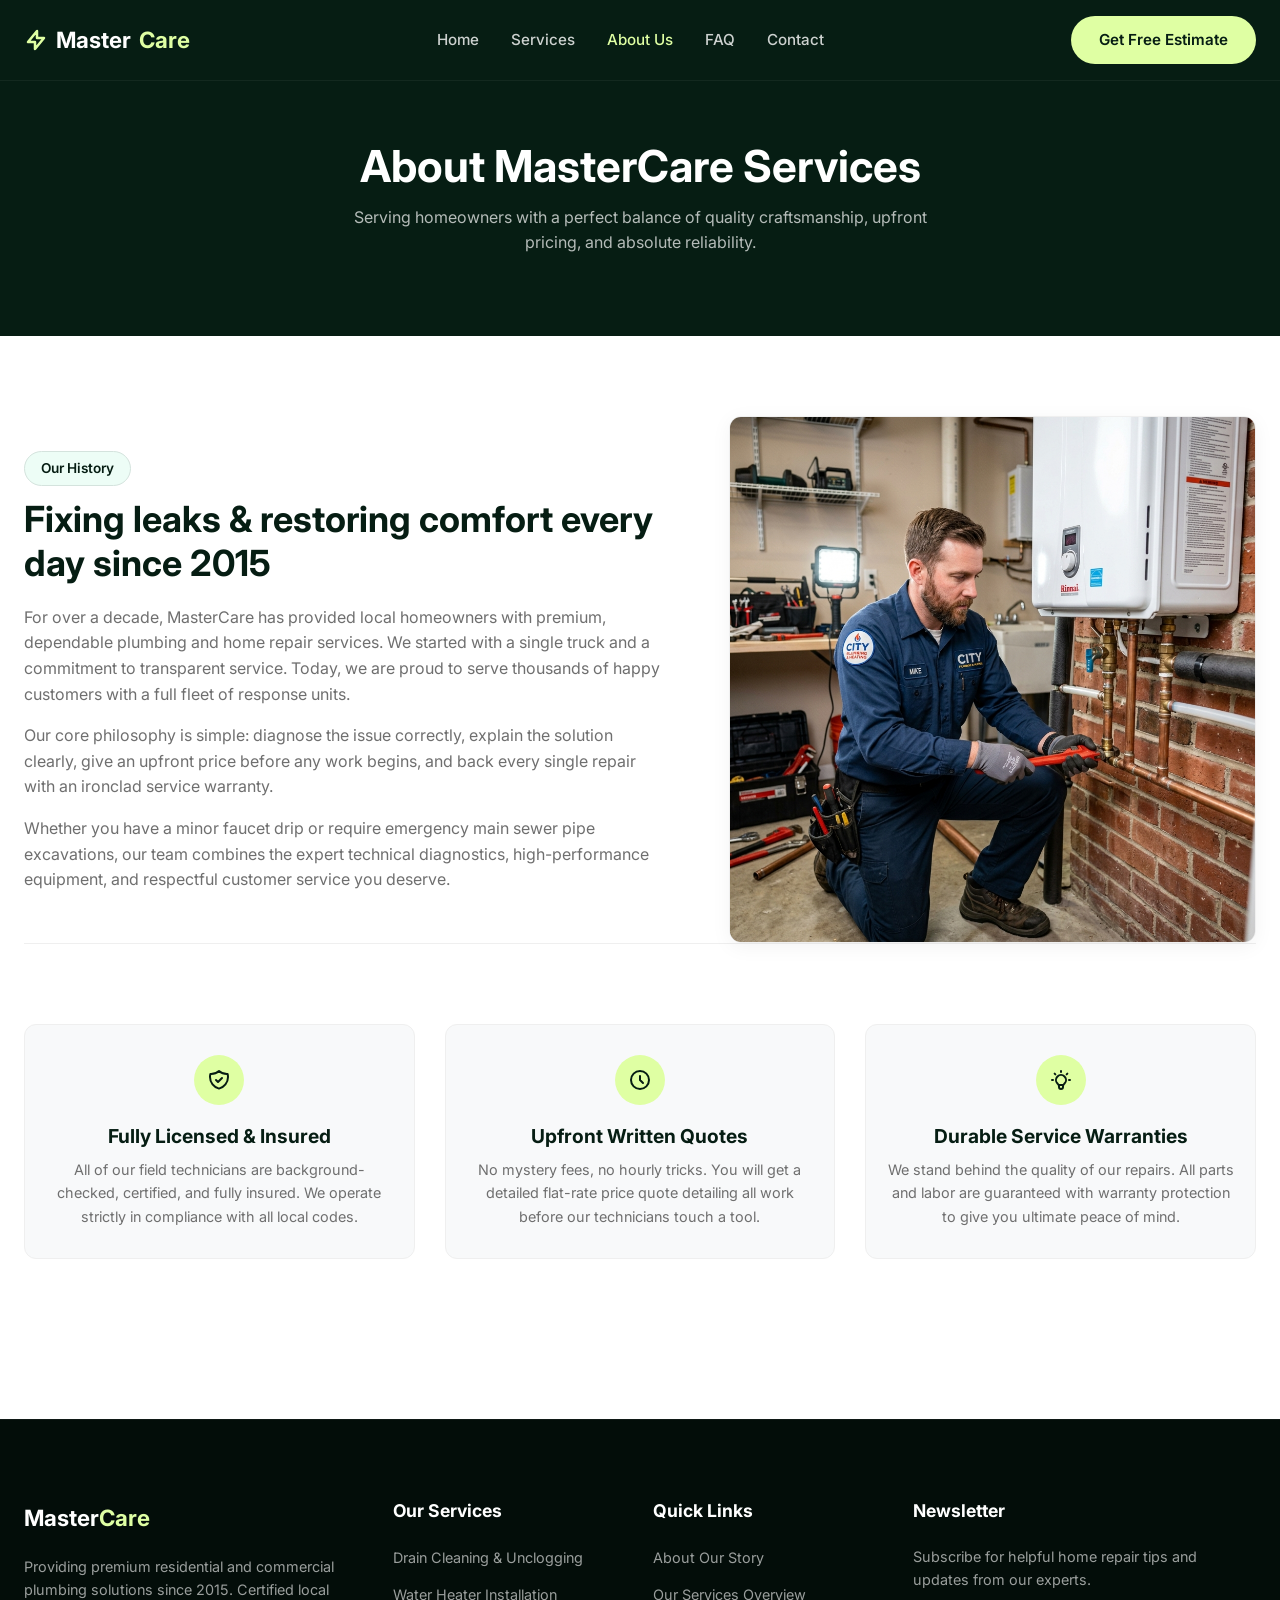
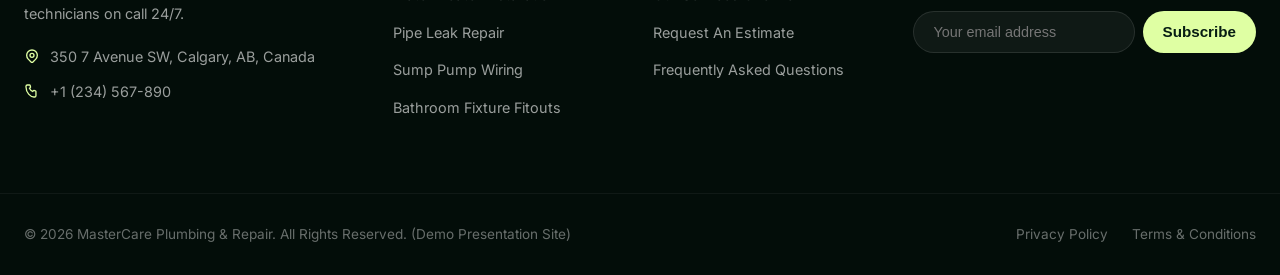
<file: about.html>
<!DOCTYPE html>
<html lang="en">
<head>
    <meta charset="UTF-8">
    <meta name="viewport" content="width=device-width, initial-scale=1.0">
    <meta name="description" content="Learn about MasterCare Plumbing & Repair. Serving homeowners since 2015 with high-quality plumbing, water heater, and heating services.">
    <title>About Us – MasterCare Plumbing & Repair</title>
    <link rel="stylesheet" href="css/style.css">
    <style>
        .page-header {
            background-color: var(--bg-dark-forest);
            color: var(--text-white);
            padding: 140px 0 80px 0;
            text-align: center;
        }
        .page-header h1 {
            font-size: 2.75rem;
            margin-bottom: 12px;
        }
        .page-header p {
            color: rgba(255, 255, 255, 0.7);
            max-width: 600px;
            margin: 0 auto;
        }
        .about-story {
            padding: 80px 0;
        }
        .story-grid {
            display: grid;
            grid-template-columns: 1.1fr 0.9fr;
            gap: 60px;
            align-items: center;
        }
        .story-text h2 {
            font-size: 2.25rem;
            color: var(--bg-dark-forest);
            margin-bottom: 20px;
        }
        .story-text p {
            color: var(--text-muted);
            margin-bottom: 16px;
        }
        .story-img-container {
            border-radius: var(--border-radius);
            overflow: hidden;
            border: 1px solid var(--border-color);
            box-shadow: var(--box-shadow);
        }
        .features-grid {
            display: grid;
            grid-template-columns: repeat(3, 1fr);
            gap: 30px;
            padding: 80px 0;
            border-top: 1px solid var(--border-color);
        }
        .feature-item {
            text-align: center;
            padding: 30px 20px;
            background-color: var(--bg-gray);
            border-radius: var(--border-radius);
            border: 1px solid var(--border-color);
        }
        .feature-icon {
            width: 50px;
            height: 50px;
            background-color: var(--accent-lime);
            color: var(--bg-dark-forest);
            border-radius: 50%;
            display: flex;
            align-items: center;
            justify-content: center;
            margin: 0 auto 20px auto;
        }
        .feature-item h3 {
            font-size: 1.2rem;
            color: var(--bg-dark-forest);
            margin-bottom: 10px;
        }
        .feature-item p {
            font-size: 0.9rem;
            color: var(--text-muted);
        }
        @media (max-width: 768px) {
            .story-grid {
                grid-template-columns: 1fr;
                gap: 40px;
            }
            .features-grid {
                grid-template-columns: 1fr;
                gap: 20px;
            }
        }
    </style>
</head>
<body>

    <!-- Header Navigation -->
    <header style="position: absolute; background-color: transparent;">
        <div class="container navbar">
            <a href="index.html" class="logo">
                <svg width="24" height="24" fill="none" stroke="currentColor" stroke-width="2.5" viewBox="0 0 24 24" style="color: var(--accent-lime);"><path stroke-linecap="round" stroke-linejoin="round" d="M13 10V3L4 14h7v7l9-11h-7z"></path></svg>
                Master<span>Care</span>
            </a>
            <ul class="nav-links">
                <li><a href="index.html#hero">Home</a></li>
                <li><a href="index.html#services">Services</a></li>
                <li><a href="index.html#about" class="active">About Us</a></li>
                <li><a href="index.html#faq">FAQ</a></li>
                <li><a href="index.html#contact">Contact</a></li>
            </ul>
            <div class="nav-actions">
                <a href="index.html#contact" class="btn btn-lime hidden-18hhxe7">Get Free Estimate</a>
                <button class="mobile-menu-btn" aria-label="Toggle Menu">
                    <span></span>
                    <span></span>
                    <span></span>
                </button>
            </div>
        </div>
    </header>

    <!-- Page Header -->
    <section class="page-header">
        <div class="container">
            <h1>About MasterCare Services</h1>
            <p>Serving homeowners with a perfect balance of quality craftsmanship, upfront pricing, and absolute reliability.</p>
        </div>
    </section>

    <!-- About Story Section -->
    <section class="about-story">
        <div class="container">
            <div class="story-grid">
                <div class="story-text">
                    <span class="section-tag">Our History</span>
                    <h2>Fixing leaks & restoring comfort every day since 2015</h2>
                    <p>For over a decade, MasterCare has provided local homeowners with premium, dependable plumbing and home repair services. We started with a single truck and a commitment to transparent service. Today, we are proud to serve thousands of happy customers with a full fleet of response units.</p>
                    <p>Our core philosophy is simple: diagnose the issue correctly, explain the solution clearly, give an upfront price before any work begins, and back every single repair with an ironclad service warranty.</p>
                    <p>Whether you have a minor faucet drip or require emergency main sewer pipe excavations, our team combines the expert technical diagnostics, high-performance equipment, and respectful customer service you deserve.</p>
                </div>
                <div class="story-img-container">
                    <img src="images/team_collaboration.png" alt="Collaborative plumbing planning">
                </div>
            </div>

            <!-- Features Grid -->
            <div class="features-grid">
                <div class="feature-item">
                    <div class="feature-icon">
                        <svg width="24" height="24" fill="none" stroke="currentColor" stroke-width="2" viewBox="0 0 24 24"><path stroke-linecap="round" stroke-linejoin="round" d="M9 12l2 2 4-4m5.618-4.016A11.955 11.955 0 0112 2.944a11.955 11.955 0 01-8.618 3.04A12.02 12.02 0 003 9c0 5.591 3.824 10.29 9 11.622 5.176-1.332 9-6.03 9-11.622 0-1.042-.133-2.052-.382-3.016z"></path></svg>
                    </div>
                    <h3>Fully Licensed & Insured</h3>
                    <p>All of our field technicians are background-checked, certified, and fully insured. We operate strictly in compliance with all local codes.</p>
                </div>

                <div class="feature-item">
                    <div class="feature-icon">
                        <svg width="24" height="24" fill="none" stroke="currentColor" stroke-width="2" viewBox="0 0 24 24"><path stroke-linecap="round" stroke-linejoin="round" d="M12 8v4l3 3m6-3a9 9 0 11-18 0 9 9 0 0118 0z"></path></svg>
                    </div>
                    <h3>Upfront Written Quotes</h3>
                    <p>No mystery fees, no hourly tricks. You will get a detailed flat-rate price quote detailing all work before our technicians touch a tool.</p>
                </div>

                <div class="feature-item">
                    <div class="feature-icon">
                        <svg width="24" height="24" fill="none" stroke="currentColor" stroke-width="2" viewBox="0 0 24 24"><path stroke-linecap="round" stroke-linejoin="round" d="M9.663 17h4.673M12 3v1m6.364 1.636l-.707.707M21 12h-1M4 12H3m3.343-5.657l-.707-.707m2.828 9.9a5 5 0 117.072 0l-.548.547A3.374 3.374 0 0014 18.469V19a2 2 0 11-4 0v-.531c0-.895-.356-1.754-.988-2.386l-.548-.547z"></path></svg>
                    </div>
                    <h3>Durable Service Warranties</h3>
                    <p>We stand behind the quality of our repairs. All parts and labor are guaranteed with warranty protection to give you ultimate peace of mind.</p>
                </div>
            </div>
        </div>
    </section>

    <!-- Footer -->
    <footer>
        <div class="container footer-grid">
            <div class="footer-col">
                <span class="footer-logo">Master<span>Care</span></span>
                <p>Providing premium residential and commercial plumbing solutions since 2015. Certified local technicians on call 24/7.</p>
                <div class="contact-info">
                    <div class="contact-item">
                        <svg width="16" height="16" fill="none" stroke="currentColor" stroke-width="2" viewBox="0 0 24 24"><path stroke-linecap="round" stroke-linejoin="round" d="M17.657 16.657L13.414 20.9a1.998 1.998 0 01-2.827 0l-4.244-4.243a8 8 0 1111.314 0z"></path><path stroke-linecap="round" stroke-linejoin="round" d="M15 11a3 3 0 11-6 0 3 3 0 016 0z"></path></svg>
                        350 7 Avenue SW, Calgary, AB, Canada
                    </div>
                    <div class="contact-item">
                        <svg width="16" height="16" fill="none" stroke="currentColor" stroke-width="2" viewBox="0 0 24 24"><path stroke-linecap="round" stroke-linejoin="round" d="M3 5a2 2 0 012-2h3.28a1 1 0 01.94.725l.548 2.2a1 1 0 01-.321.988l-1.305.98a10.582 10.582 0 004.872 4.872l.98-1.305a1 1 0 01.988-.321l2.2.548a1 1 0 01.725.94V19a2 2 0 01-2 2h-1C9.716 21 3 14.284 3 6V5z"></path></svg>
                        +1 (234) 567-890
                    </div>
                </div>
            </div>
            
            <div class="footer-col">
                <h4>Our Services</h4>
                <ul class="footer-links">
                    <li><a href="services.html">Drain Cleaning & Unclogging</a></li>
                    <li><a href="services.html">Water Heater Installation</a></li>
                    <li><a href="services.html">Pipe Leak Repair</a></li>
                    <li><a href="services.html">Sump Pump Wiring</a></li>
                    <li><a href="services.html">Bathroom Fixture Fitouts</a></li>
                </ul>
            </div>

            <div class="footer-col">
                <h4>Quick Links</h4>
                <ul class="footer-links">
                    <li><a href="about.html">About Our Story</a></li>
                    <li><a href="services.html">Our Services Overview</a></li>
                    <li><a href="contact.html">Request An Estimate</a></li>
                    <li><a href="contact.html">Frequently Asked Questions</a></li>
                </ul>
            </div>

            <div class="footer-col">
                <h4>Newsletter</h4>
                <p>Subscribe for helpful home repair tips and updates from our experts.</p>
                <form class="newsletter-form" action="#" onsubmit="alert('Subscribed to Demo Newsletter!'); return false;">
                    <input type="email" placeholder="Your email address" required>
                    <button type="submit" class="btn btn-lime" style="padding: 12px 20px;">Subscribe</button>
                </form>
            </div>
        </div>
        
        <div class="container footer-bottom">
            <p>&copy; 2026 MasterCare Plumbing & Repair. All Rights Reserved. (Demo Presentation Site)</p>
            <div class="footer-bottom-links">
                <a href="#">Privacy Policy</a>
                <a href="#">Terms & Conditions</a>
            </div>
        </div>
    </footer>

    <script src="js/main.js"></script>
</body>
</html>
</file>
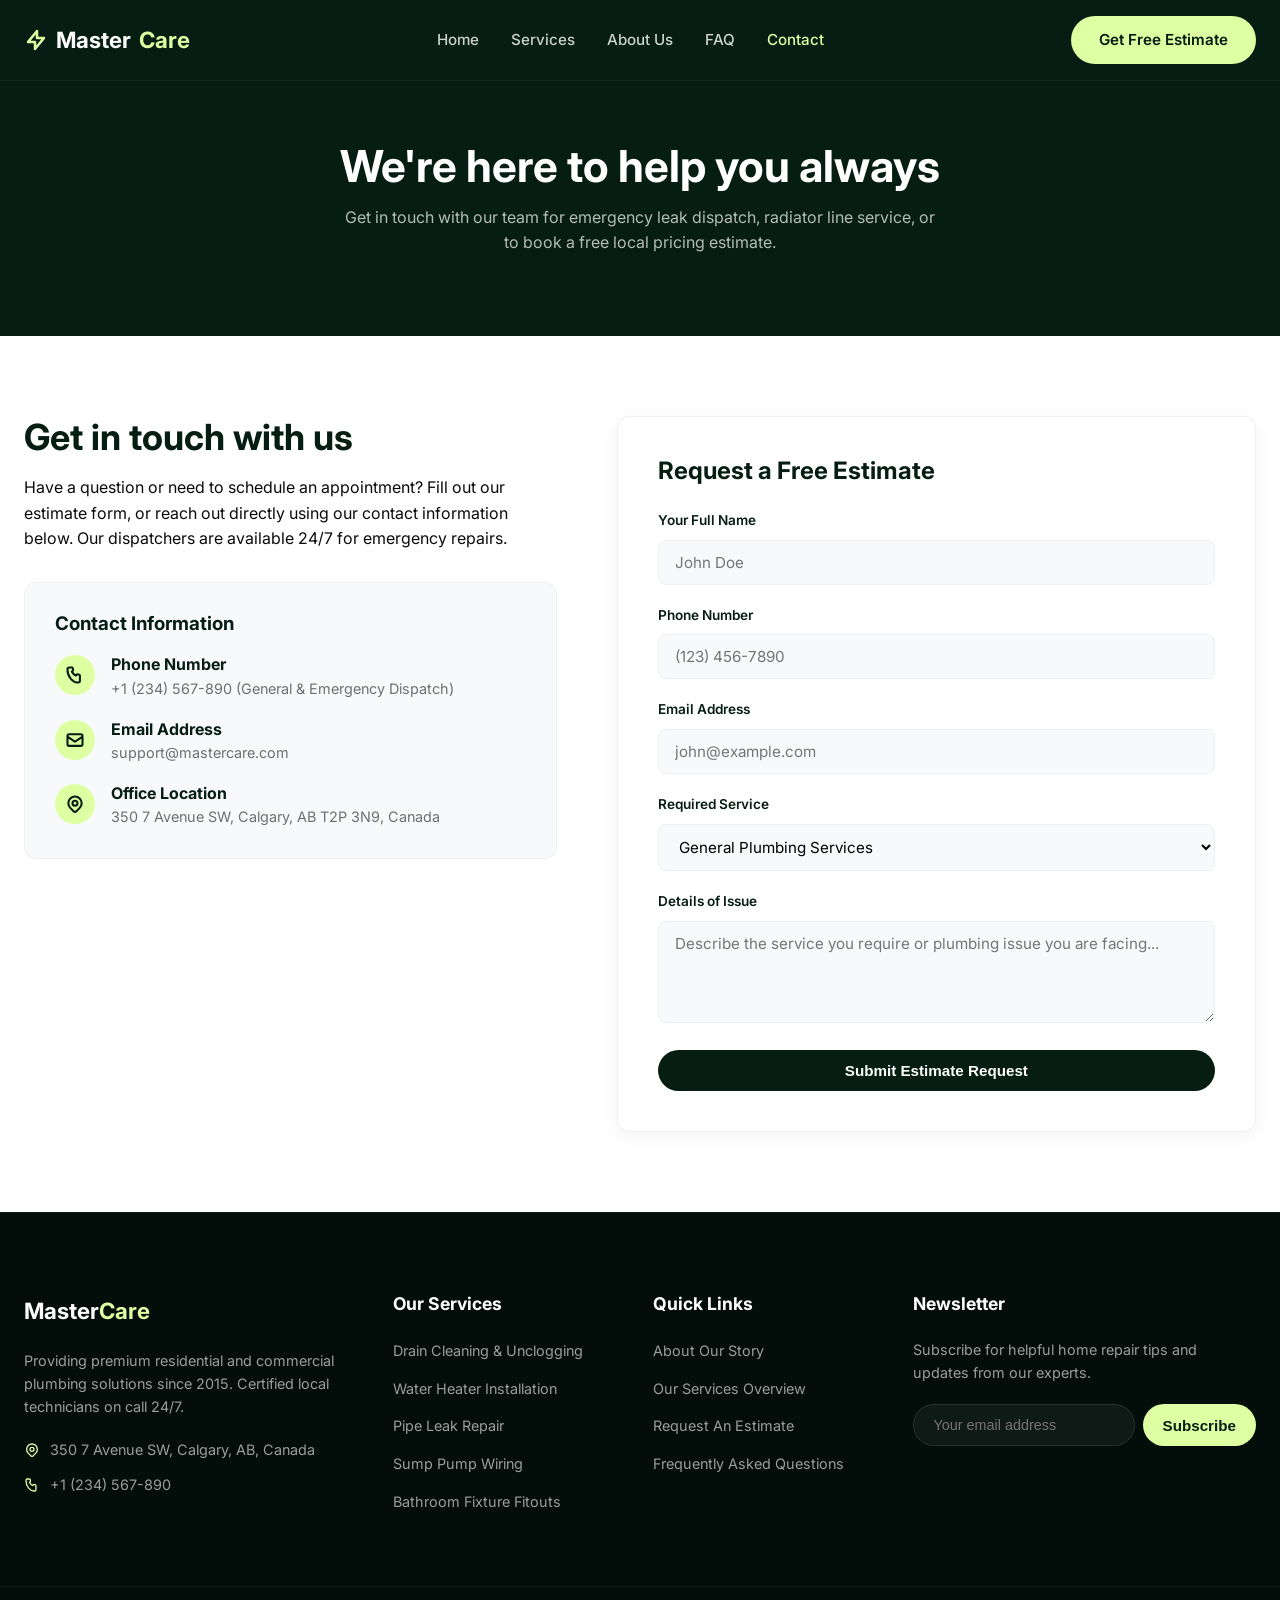
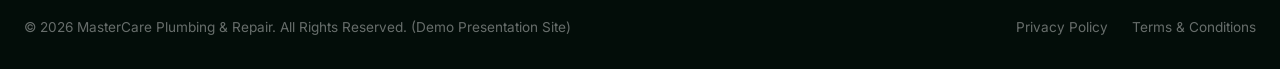
<file: contact.html>
<!DOCTYPE html>
<html lang="en">
<head>
    <meta charset="UTF-8">
    <meta name="viewport" content="width=device-width, initial-scale=1.0">
    <meta name="description" content="Get in touch with MasterCare. Request a free call or book an upfront plumbing estimate online today.">
    <title>Contact Us – MasterCare Plumbing & Repair</title>
    <link rel="stylesheet" href="css/style.css">
    <style>
        .page-header {
            background-color: var(--bg-dark-forest);
            color: var(--text-white);
            padding: 140px 0 80px 0;
            text-align: center;
        }
        .page-header h1 {
            font-size: 2.75rem;
            margin-bottom: 12px;
        }
        .page-header p {
            color: rgba(255, 255, 255, 0.7);
            max-width: 600px;
            margin: 0 auto;
        }
        .contact-section {
            padding: 80px 0;
        }
    </style>
</head>
<body>

    <!-- Header Navigation -->
    <header style="position: absolute; background-color: transparent;">
        <div class="container navbar">
            <a href="index.html" class="logo">
                <svg width="24" height="24" fill="none" stroke="currentColor" stroke-width="2.5" viewBox="0 0 24 24" style="color: var(--accent-lime);"><path stroke-linecap="round" stroke-linejoin="round" d="M13 10V3L4 14h7v7l9-11h-7z"></path></svg>
                Master<span>Care</span>
            </a>
            <ul class="nav-links">
                <li><a href="index.html#hero">Home</a></li>
                <li><a href="index.html#services">Services</a></li>
                <li><a href="index.html#about">About Us</a></li>
                <li><a href="index.html#faq">FAQ</a></li>
                <li><a href="index.html#contact" class="active">Contact</a></li>
            </ul>
            <div class="nav-actions">
                <a href="index.html#contact" class="btn btn-lime hidden-18hhxe7">Get Free Estimate</a>
                <button class="mobile-menu-btn" aria-label="Toggle Menu">
                    <span></span>
                    <span></span>
                    <span></span>
                </button>
            </div>
        </div>
    </header>

    <!-- Page Header -->
    <section class="page-header">
        <div class="container">
            <h1>We're here to help you always</h1>
            <p>Get in touch with our team for emergency leak dispatch, radiator line service, or to book a free local pricing estimate.</p>
        </div>
    </section>

    <!-- Contact & Booking Section -->
    <section class="contact-section">
        <div class="container contact-grid">
            <div class="contact-details">
                <h2>Get in touch with us</h2>
                <p>Have a question or need to schedule an appointment? Fill out our estimate form, or reach out directly using our contact information below. Our dispatchers are available 24/7 for emergency repairs.</p>
                
                <div class="contact-card">
                    <h3>Contact Information</h3>
                    
                    <div class="contact-card-item">
                        <div class="contact-card-icon">
                            <svg width="20" height="20" fill="none" stroke="currentColor" stroke-width="2.5" viewBox="0 0 24 24"><path stroke-linecap="round" stroke-linejoin="round" d="M3 5a2 2 0 012-2h3.28a1 1 0 01.94.725l.548 2.2a1 1 0 01-.321.988l-1.305.98a10.582 10.582 0 004.872 4.872l.98-1.305a1 1 0 01.988-.321l2.2.548a1 1 0 01.725.94V19a2 2 0 01-2 2h-1C9.716 21 3 14.284 3 6V5z"></path></svg>
                        </div>
                        <div class="contact-card-text">
                            <h4>Phone Number</h4>
                            <p><a href="tel:+1234567890">+1 (234) 567-890</a> (General & Emergency Dispatch)</p>
                        </div>
                    </div>

                    <div class="contact-card-item">
                        <div class="contact-card-icon">
                            <svg width="20" height="20" fill="none" stroke="currentColor" stroke-width="2.5" viewBox="0 0 24 24"><path stroke-linecap="round" stroke-linejoin="round" d="M3 8l7.89 5.26a2 2 0 002.22 0L21 8M5 19h14a2 2 0 002-2V7a2 2 0 00-2-2H5a2 2 0 00-2 2v10a2 2 0 002 2z"></path></svg>
                        </div>
                        <div class="contact-card-text">
                            <h4>Email Address</h4>
                            <p><a href="mailto:support@mastercare.com">support@mastercare.com</a></p>
                        </div>
                    </div>

                    <div class="contact-card-item">
                        <div class="contact-card-icon">
                            <svg width="20" height="20" fill="none" stroke="currentColor" stroke-width="2.5" viewBox="0 0 24 24"><path stroke-linecap="round" stroke-linejoin="round" d="M17.657 16.657L13.414 20.9a1.998 1.998 0 01-2.827 0l-4.244-4.243a8 8 0 1111.314 0z"></path><path stroke-linecap="round" stroke-linejoin="round" d="M15 11a3 3 0 11-6 0 3 3 0 016 0z"></path></svg>
                        </div>
                        <div class="contact-card-text">
                            <h4>Office Location</h4>
                            <p>350 7 Avenue SW, Calgary, AB T2P 3N9, Canada</p>
                        </div>
                    </div>
                </div>
            </div>
            
            <div class="contact-form-wrapper">
                <h3>Request a Free Estimate</h3>
                <form class="contact-form" action="#">
                    <div class="form-group">
                        <label for="name">Your Full Name</label>
                        <input type="text" id="name" placeholder="John Doe" required>
                    </div>
                    <div class="form-group">
                        <label for="phone">Phone Number</label>
                        <input type="tel" id="phone" placeholder="(123) 456-7890" required>
                    </div>
                    <div class="form-group">
                        <label for="email">Email Address</label>
                        <input type="email" id="email" placeholder="john@example.com" required>
                    </div>
                    <div class="form-group">
                        <label for="service">Required Service</label>
                        <select id="service">
                            <option value="Plumbing Services">General Plumbing Services</option>
                            <option value="Appliance & Water Heater">Appliance & Water Heater Service</option>
                            <option value="Disposal & Pump Electrical">Disposal & Pump Wiring</option>
                            <option value="Boiler & HVAC Systems">HVAC/Boiler Maintenance</option>
                            <option value="System Inspections">Pipeline Inspection</option>
                            <option value="Other">Other Home Repair</option>
                        </select>
                    </div>
                    <div class="form-group">
                        <label for="notes">Details of Issue</label>
                        <textarea id="notes" rows="4" placeholder="Describe the service you require or plumbing issue you are facing..."></textarea>
                    </div>
                    <button type="submit" class="btn btn-dark" style="width: 100%;">Submit Estimate Request</button>
                </form>
            </div>
        </div>
    </section>

    <!-- Footer -->
    <footer>
        <div class="container footer-grid">
            <div class="footer-col">
                <span class="footer-logo">Master<span>Care</span></span>
                <p>Providing premium residential and commercial plumbing solutions since 2015. Certified local technicians on call 24/7.</p>
                <div class="contact-info">
                    <div class="contact-item">
                        <svg width="16" height="16" fill="none" stroke="currentColor" stroke-width="2" viewBox="0 0 24 24"><path stroke-linecap="round" stroke-linejoin="round" d="M17.657 16.657L13.414 20.9a1.998 1.998 0 01-2.827 0l-4.244-4.243a8 8 0 1111.314 0z"></path><path stroke-linecap="round" stroke-linejoin="round" d="M15 11a3 3 0 11-6 0 3 3 0 016 0z"></path></svg>
                        350 7 Avenue SW, Calgary, AB, Canada
                    </div>
                    <div class="contact-item">
                        <svg width="16" height="16" fill="none" stroke="currentColor" stroke-width="2" viewBox="0 0 24 24"><path stroke-linecap="round" stroke-linejoin="round" d="M3 5a2 2 0 012-2h3.28a1 1 0 01.94.725l.548 2.2a1 1 0 01-.321.988l-1.305.98a10.582 10.582 0 004.872 4.872l.98-1.305a1 1 0 01.988-.321l2.2.548a1 1 0 01.725.94V19a2 2 0 01-2 2h-1C9.716 21 3 14.284 3 6V5z"></path></svg>
                        +1 (234) 567-890
                    </div>
                </div>
            </div>
            
            <div class="footer-col">
                <h4>Our Services</h4>
                <ul class="footer-links">
                    <li><a href="services.html">Drain Cleaning & Unclogging</a></li>
                    <li><a href="services.html">Water Heater Installation</a></li>
                    <li><a href="services.html">Pipe Leak Repair</a></li>
                    <li><a href="services.html">Sump Pump Wiring</a></li>
                    <li><a href="services.html">Bathroom Fixture Fitouts</a></li>
                </ul>
            </div>

            <div class="footer-col">
                <h4>Quick Links</h4>
                <ul class="footer-links">
                    <li><a href="about.html">About Our Story</a></li>
                    <li><a href="services.html">Our Services Overview</a></li>
                    <li><a href="contact.html">Request An Estimate</a></li>
                    <li><a href="contact.html">Frequently Asked Questions</a></li>
                </ul>
            </div>

            <div class="footer-col">
                <h4>Newsletter</h4>
                <p>Subscribe for helpful home repair tips and updates from our experts.</p>
                <form class="newsletter-form" action="#" onsubmit="alert('Subscribed to Demo Newsletter!'); return false;">
                    <input type="email" placeholder="Your email address" required>
                    <button type="submit" class="btn btn-lime" style="padding: 12px 20px;">Subscribe</button>
                </form>
            </div>
        </div>
        
        <div class="container footer-bottom">
            <p>&copy; 2026 MasterCare Plumbing & Repair. All Rights Reserved. (Demo Presentation Site)</p>
            <div class="footer-bottom-links">
                <a href="#">Privacy Policy</a>
                <a href="#">Terms & Conditions</a>
            </div>
        </div>
    </footer>

    <script src="js/main.js"></script>
</body>
</html>
</file>
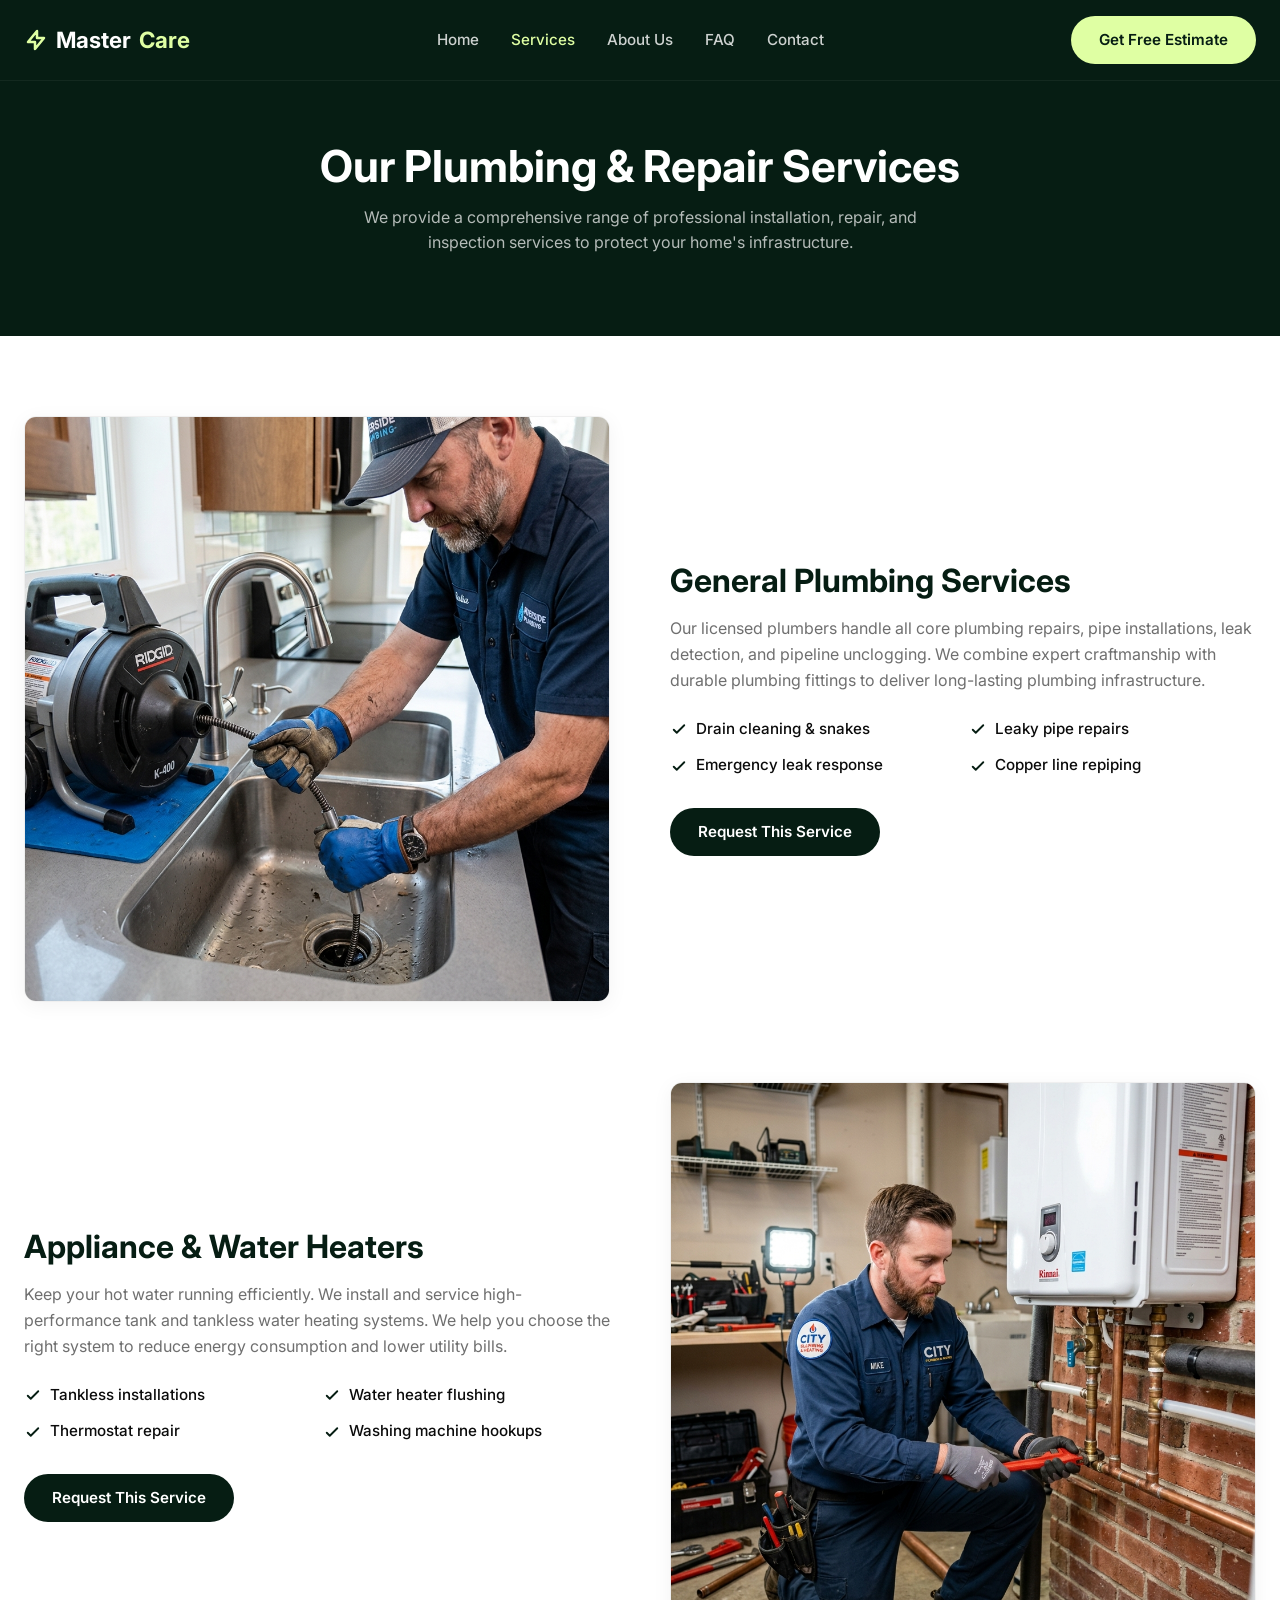
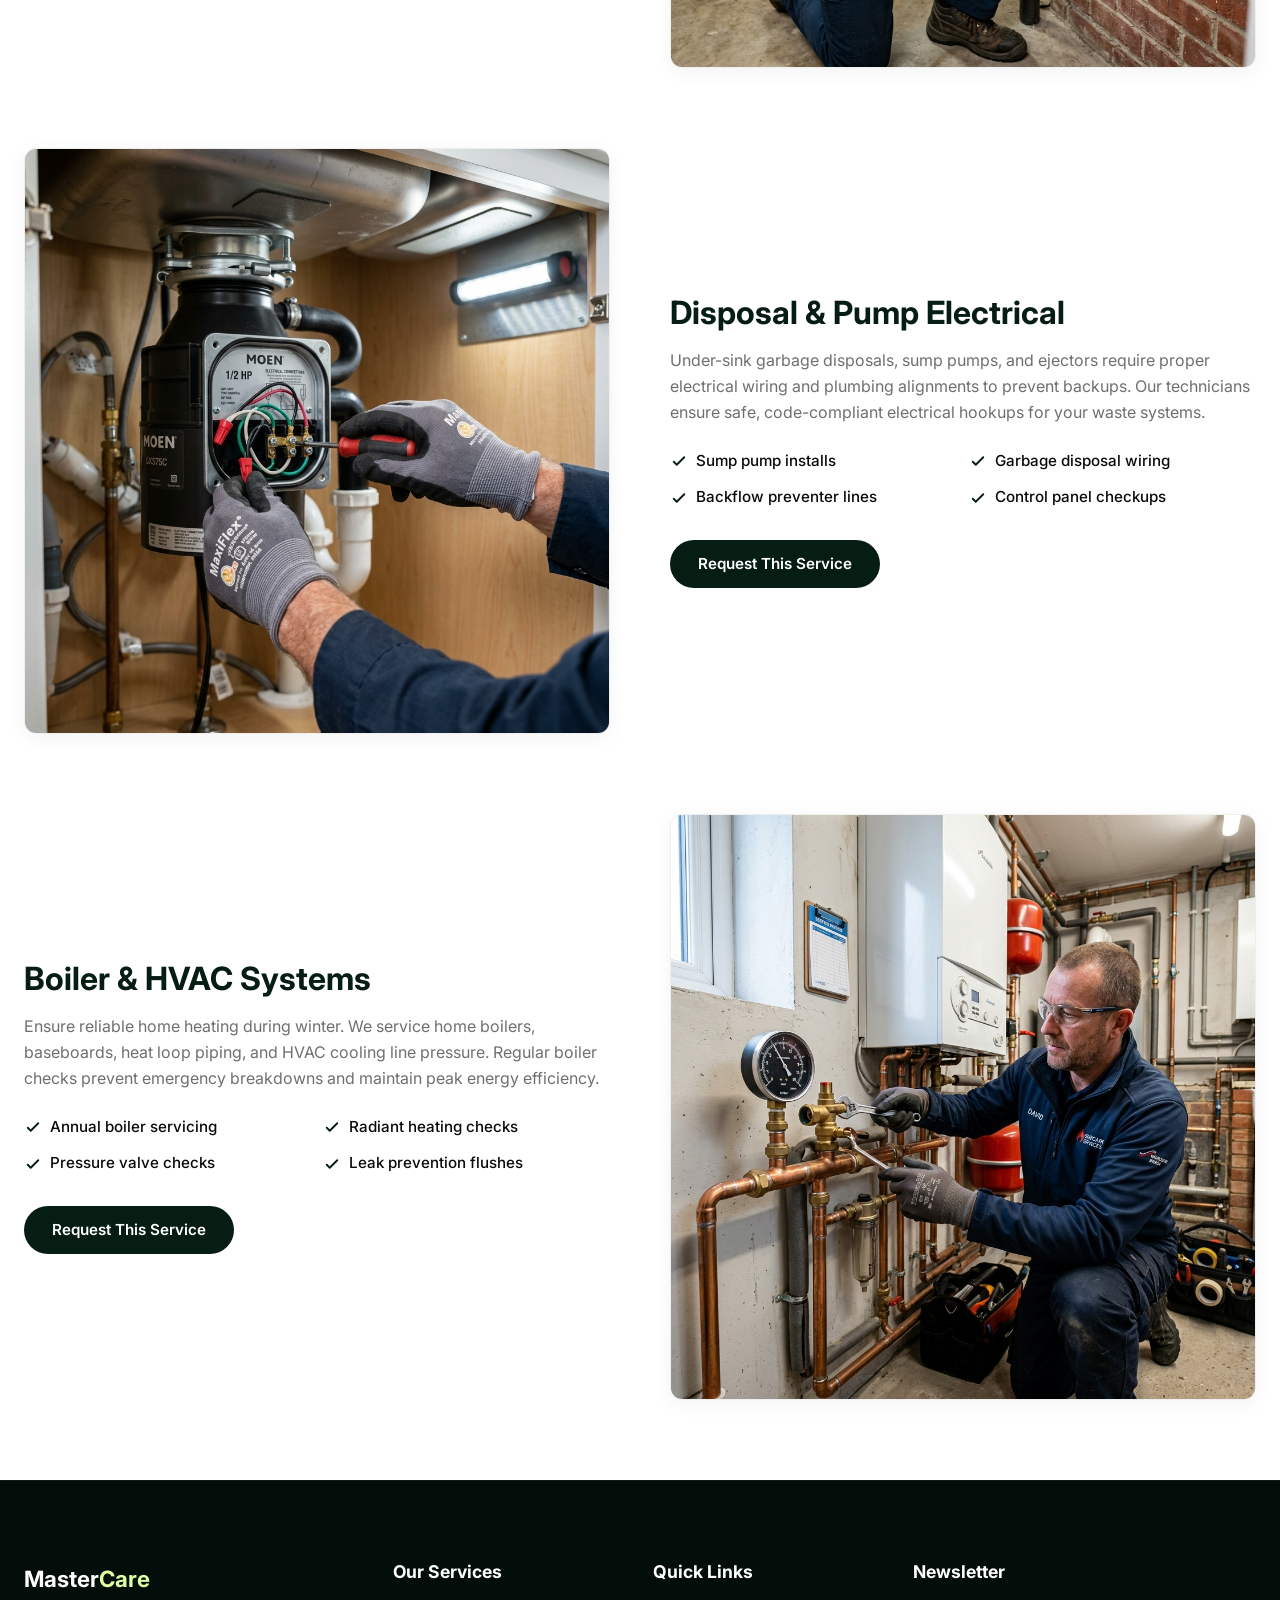
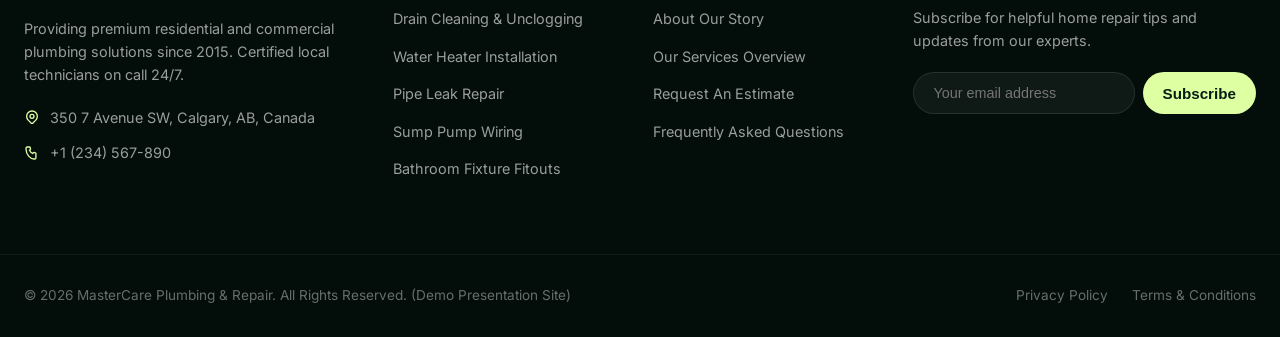
<file: services.html>
<!DOCTYPE html>
<html lang="en">
<head>
    <meta charset="UTF-8">
    <meta name="viewport" content="width=device-width, initial-scale=1.0">
    <meta name="description" content="Explore our full list of residential and commercial plumbing and home repair services. MasterCare handles everything from leak repairs to HVAC maintenance.">
    <title>Our Services – MasterCare Plumbing & Repair</title>
    <link rel="stylesheet" href="css/style.css">
    <style>
        .page-header {
            background-color: var(--bg-dark-forest);
            color: var(--text-white);
            padding: 140px 0 80px 0;
            text-align: center;
        }
        .page-header h1 {
            font-size: 2.75rem;
            margin-bottom: 12px;
        }
        .page-header p {
            color: rgba(255, 255, 255, 0.7);
            max-width: 600px;
            margin: 0 auto;
        }
        .services-detail-grid {
            display: flex;
            flex-direction: column;
            gap: 80px;
            padding: 80px 0;
        }
        .service-row {
            display: grid;
            grid-template-columns: 1fr 1fr;
            gap: 60px;
            align-items: center;
        }
        .service-row:nth-child(even) {
            direction: rtl;
        }
        .service-row:nth-child(even) .service-desc {
            direction: ltr;
        }
        .service-img-wrapper {
            border-radius: var(--border-radius);
            overflow: hidden;
            border: 1px solid var(--border-color);
            box-shadow: var(--box-shadow);
        }
        .service-desc h2 {
            font-size: 2rem;
            color: var(--bg-dark-forest);
            margin-bottom: 16px;
        }
        .service-desc p {
            color: var(--text-muted);
            margin-bottom: 24px;
        }
        .bullet-list {
            list-style: none;
            margin-bottom: 30px;
            display: grid;
            grid-template-columns: 1fr 1fr;
            gap: 12px;
        }
        .bullet-list li {
            display: flex;
            align-items: center;
            gap: 8px;
            font-size: 0.95rem;
            font-weight: 500;
        }
        .bullet-list svg {
            color: var(--bg-dark-forest);
        }
        @media (max-width: 768px) {
            .service-row {
                grid-template-columns: 1fr;
                gap: 30px;
            }
            .service-row:nth-child(even) {
                direction: ltr;
            }
            .bullet-list {
                grid-template-columns: 1fr;
            }
        }
    </style>
</head>
<body>

    <!-- Header Navigation -->
    <header style="position: absolute; background-color: transparent;">
        <div class="container navbar">
            <a href="index.html" class="logo">
                <svg width="24" height="24" fill="none" stroke="currentColor" stroke-width="2.5" viewBox="0 0 24 24" style="color: var(--accent-lime);"><path stroke-linecap="round" stroke-linejoin="round" d="M13 10V3L4 14h7v7l9-11h-7z"></path></svg>
                Master<span>Care</span>
            </a>
            <ul class="nav-links">
                <li><a href="index.html#hero">Home</a></li>
                <li><a href="index.html#services" class="active">Services</a></li>
                <li><a href="index.html#about">About Us</a></li>
                <li><a href="index.html#faq">FAQ</a></li>
                <li><a href="index.html#contact">Contact</a></li>
            </ul>
            <div class="nav-actions">
                <a href="index.html#contact" class="btn btn-lime hidden-18hhxe7">Get Free Estimate</a>
                <button class="mobile-menu-btn" aria-label="Toggle Menu">
                    <span></span>
                    <span></span>
                    <span></span>
                </button>
            </div>
        </div>
    </header>

    <!-- Page Header -->
    <section class="page-header">
        <div class="container">
            <h1>Our Plumbing & Repair Services</h1>
            <p>We provide a comprehensive range of professional installation, repair, and inspection services to protect your home's infrastructure.</p>
        </div>
    </section>

    <!-- Services Detail List -->
    <section class="container">
        <div class="services-detail-grid">
            <!-- Row 1 -->
            <div class="service-row">
                <div class="service-img-wrapper">
                    <img src="images/drain_clearing.png" alt="Plumbing leak repair and pipe restoration">
                </div>
                <div class="service-desc">
                    <h2>General Plumbing Services</h2>
                    <p>Our licensed plumbers handle all core plumbing repairs, pipe installations, leak detection, and pipeline unclogging. We combine expert craftmanship with durable plumbing fittings to deliver long-lasting plumbing infrastructure.</p>
                    <ul class="bullet-list">
                        <li><svg width="18" height="18" fill="none" stroke="currentColor" stroke-width="2.5" viewBox="0 0 24 24"><path stroke-linecap="round" stroke-linejoin="round" d="M5 13l4 4L19 7"></path></svg> Drain cleaning & snakes</li>
                        <li><svg width="18" height="18" fill="none" stroke="currentColor" stroke-width="2.5" viewBox="0 0 24 24"><path stroke-linecap="round" stroke-linejoin="round" d="M5 13l4 4L19 7"></path></svg> Leaky pipe repairs</li>
                        <li><svg width="18" height="18" fill="none" stroke="currentColor" stroke-width="2.5" viewBox="0 0 24 24"><path stroke-linecap="round" stroke-linejoin="round" d="M5 13l4 4L19 7"></path></svg> Emergency leak response</li>
                        <li><svg width="18" height="18" fill="none" stroke="currentColor" stroke-width="2.5" viewBox="0 0 24 24"><path stroke-linecap="round" stroke-linejoin="round" d="M5 13l4 4L19 7"></path></svg> Copper line repiping</li>
                    </ul>
                    <a href="contact.html" class="btn btn-dark">Request This Service</a>
                </div>
            </div>

            <!-- Row 2 -->
            <div class="service-row">
                <div class="service-img-wrapper">
                    <img src="images/water_heater_repair.png" alt="Appliance water heater installation">
                </div>
                <div class="service-desc">
                    <h2>Appliance & Water Heaters</h2>
                    <p>Keep your hot water running efficiently. We install and service high-performance tank and tankless water heating systems. We help you choose the right system to reduce energy consumption and lower utility bills.</p>
                    <ul class="bullet-list">
                        <li><svg width="18" height="18" fill="none" stroke="currentColor" stroke-width="2.5" viewBox="0 0 24 24"><path stroke-linecap="round" stroke-linejoin="round" d="M5 13l4 4L19 7"></path></svg> Tankless installations</li>
                        <li><svg width="18" height="18" fill="none" stroke="currentColor" stroke-width="2.5" viewBox="0 0 24 24"><path stroke-linecap="round" stroke-linejoin="round" d="M5 13l4 4L19 7"></path></svg> Water heater flushing</li>
                        <li><svg width="18" height="18" fill="none" stroke="currentColor" stroke-width="2.5" viewBox="0 0 24 24"><path stroke-linecap="round" stroke-linejoin="round" d="M5 13l4 4L19 7"></path></svg> Thermostat repair</li>
                        <li><svg width="18" height="18" fill="none" stroke="currentColor" stroke-width="2.5" viewBox="0 0 24 24"><path stroke-linecap="round" stroke-linejoin="round" d="M5 13l4 4L19 7"></path></svg> Washing machine hookups</li>
                    </ul>
                    <a href="contact.html" class="btn btn-dark">Request This Service</a>
                </div>
            </div>

            <!-- Row 3 -->
            <div class="service-row">
                <div class="service-img-wrapper">
                    <img src="images/disposal_wiring.png" alt="Wiring waste disposal unit">
                </div>
                <div class="service-desc">
                    <h2>Disposal & Pump Electrical</h2>
                    <p>Under-sink garbage disposals, sump pumps, and ejectors require proper electrical wiring and plumbing alignments to prevent backups. Our technicians ensure safe, code-compliant electrical hookups for your waste systems.</p>
                    <ul class="bullet-list">
                        <li><svg width="18" height="18" fill="none" stroke="currentColor" stroke-width="2.5" viewBox="0 0 24 24"><path stroke-linecap="round" stroke-linejoin="round" d="M5 13l4 4L19 7"></path></svg> Sump pump installs</li>
                        <li><svg width="18" height="18" fill="none" stroke="currentColor" stroke-width="2.5" viewBox="0 0 24 24"><path stroke-linecap="round" stroke-linejoin="round" d="M5 13l4 4L19 7"></path></svg> Garbage disposal wiring</li>
                        <li><svg width="18" height="18" fill="none" stroke="currentColor" stroke-width="2.5" viewBox="0 0 24 24"><path stroke-linecap="round" stroke-linejoin="round" d="M5 13l4 4L19 7"></path></svg> Backflow preventer lines</li>
                        <li><svg width="18" height="18" fill="none" stroke="currentColor" stroke-width="2.5" viewBox="0 0 24 24"><path stroke-linecap="round" stroke-linejoin="round" d="M5 13l4 4L19 7"></path></svg> Control panel checkups</li>
                    </ul>
                    <a href="contact.html" class="btn btn-dark">Request This Service</a>
                </div>
            </div>

            <!-- Row 4 -->
            <div class="service-row">
                <div class="service-img-wrapper">
                    <img src="images/boiler_maintenance.png" alt="HVAC Boiler maintenance">
                </div>
                <div class="service-desc">
                    <h2>Boiler & HVAC Systems</h2>
                    <p>Ensure reliable home heating during winter. We service home boilers, baseboards, heat loop piping, and HVAC cooling line pressure. Regular boiler checks prevent emergency breakdowns and maintain peak energy efficiency.</p>
                    <ul class="bullet-list">
                        <li><svg width="18" height="18" fill="none" stroke="currentColor" stroke-width="2.5" viewBox="0 0 24 24"><path stroke-linecap="round" stroke-linejoin="round" d="M5 13l4 4L19 7"></path></svg> Annual boiler servicing</li>
                        <li><svg width="18" height="18" fill="none" stroke="currentColor" stroke-width="2.5" viewBox="0 0 24 24"><path stroke-linecap="round" stroke-linejoin="round" d="M5 13l4 4L19 7"></path></svg> Radiant heating checks</li>
                        <li><svg width="18" height="18" fill="none" stroke="currentColor" stroke-width="2.5" viewBox="0 0 24 24"><path stroke-linecap="round" stroke-linejoin="round" d="M5 13l4 4L19 7"></path></svg> Pressure valve checks</li>
                        <li><svg width="18" height="18" fill="none" stroke="currentColor" stroke-width="2.5" viewBox="0 0 24 24"><path stroke-linecap="round" stroke-linejoin="round" d="M5 13l4 4L19 7"></path></svg> Leak prevention flushes</li>
                    </ul>
                    <a href="contact.html" class="btn btn-dark">Request This Service</a>
                </div>
            </div>
        </div>
    </section>

    <!-- Footer -->
    <footer>
        <div class="container footer-grid">
            <div class="footer-col">
                <span class="footer-logo">Master<span>Care</span></span>
                <p>Providing premium residential and commercial plumbing solutions since 2015. Certified local technicians on call 24/7.</p>
                <div class="contact-info">
                    <div class="contact-item">
                        <svg width="16" height="16" fill="none" stroke="currentColor" stroke-width="2" viewBox="0 0 24 24"><path stroke-linecap="round" stroke-linejoin="round" d="M17.657 16.657L13.414 20.9a1.998 1.998 0 01-2.827 0l-4.244-4.243a8 8 0 1111.314 0z"></path><path stroke-linecap="round" stroke-linejoin="round" d="M15 11a3 3 0 11-6 0 3 3 0 016 0z"></path></svg>
                        350 7 Avenue SW, Calgary, AB, Canada
                    </div>
                    <div class="contact-item">
                        <svg width="16" height="16" fill="none" stroke="currentColor" stroke-width="2" viewBox="0 0 24 24"><path stroke-linecap="round" stroke-linejoin="round" d="M3 5a2 2 0 012-2h3.28a1 1 0 01.94.725l.548 2.2a1 1 0 01-.321.988l-1.305.98a10.582 10.582 0 004.872 4.872l.98-1.305a1 1 0 01.988-.321l2.2.548a1 1 0 01.725.94V19a2 2 0 01-2 2h-1C9.716 21 3 14.284 3 6V5z"></path></svg>
                        +1 (234) 567-890
                    </div>
                </div>
            </div>
            
            <div class="footer-col">
                <h4>Our Services</h4>
                <ul class="footer-links">
                    <li><a href="services.html">Drain Cleaning & Unclogging</a></li>
                    <li><a href="services.html">Water Heater Installation</a></li>
                    <li><a href="services.html">Pipe Leak Repair</a></li>
                    <li><a href="services.html">Sump Pump Wiring</a></li>
                    <li><a href="services.html">Bathroom Fixture Fitouts</a></li>
                </ul>
            </div>

            <div class="footer-col">
                <h4>Quick Links</h4>
                <ul class="footer-links">
                    <li><a href="about.html">About Our Story</a></li>
                    <li><a href="services.html">Our Services Overview</a></li>
                    <li><a href="contact.html">Request An Estimate</a></li>
                    <li><a href="contact.html">Frequently Asked Questions</a></li>
                </ul>
            </div>

            <div class="footer-col">
                <h4>Newsletter</h4>
                <p>Subscribe for helpful home repair tips and updates from our experts.</p>
                <form class="newsletter-form" action="#" onsubmit="alert('Subscribed to Demo Newsletter!'); return false;">
                    <input type="email" placeholder="Your email address" required>
                    <button type="submit" class="btn btn-lime" style="padding: 12px 20px;">Subscribe</button>
                </form>
            </div>
        </div>
        
        <div class="container footer-bottom">
            <p>&copy; 2026 MasterCare Plumbing & Repair. All Rights Reserved. (Demo Presentation Site)</p>
            <div class="footer-bottom-links">
                <a href="#">Privacy Policy</a>
                <a href="#">Terms & Conditions</a>
            </div>
        </div>
    </footer>

    <script src="js/main.js"></script>
</body>
</html>
</file>
<file: css/style.css>
@import url('https://fonts.googleapis.com/css2?family=Inter:wght@300;400;500;600;700;900&display=swap');

:root {
    --bg-dark-forest: #061d13;
    --bg-dark-forest-accent: #1a3127;
    --accent-lime: #dfffa3;
    --accent-lime-hover: #cbfa8c;
    --text-white: #ffffff;
    --text-light-green: #edfdf6;
    --text-dark: #0b0b0b;
    --text-muted: #6f6f6f;
    --bg-white: #ffffff;
    --bg-gray: #f8f9fa;
    --border-color: #efefef;
    --font-family: 'Inter', sans-serif;
    --transition: all 0.3s ease;
    --max-width: 1280px;
    --border-radius: 12px;
    --box-shadow: 0 4px 20px rgba(0, 0, 0, 0.05);
}

* {
    box-sizing: border-box;
    margin: 0;
    padding: 0;
}

html {
    scroll-behavior: smooth;
    font-size: 16px;
}

body {
    font-family: var(--font-family);
    background-color: var(--bg-white);
    color: var(--text-dark);
    line-height: 1.6;
    overflow-x: hidden;
}

img {
    max-width: 100%;
    height: auto;
    display: block;
}

a {
    text-decoration: none;
    color: inherit;
    transition: var(--transition);
}

/* Typography */
h1, h2, h3, h4, h5, h6 {
    font-weight: 700;
    line-height: 1.2;
}

/* Layout Utilities */
.container {
    width: 100%;
    max-width: var(--max-width);
    margin: 0 auto;
    padding: 0 24px;
}

.section {
    padding: 80px 0;
}

.section-bg {
    background-color: var(--bg-gray);
}

.section-header {
    text-align: center;
    max-width: 600px;
    margin: 0 auto 50px auto;
}

.section-tag {
    display: inline-block;
    padding: 6px 16px;
    background-color: #edfdf6;
    color: #061d13;
    border-radius: 50px;
    font-size: 0.85rem;
    font-weight: 600;
    margin-bottom: 12px;
    border: 1px solid #d4e3dd;
}

.section-header h2 {
    font-size: 2.25rem;
    color: var(--bg-dark-forest);
    margin-bottom: 16px;
}

.section-header p {
    color: var(--text-muted);
}

/* Buttons */
.btn {
    display: inline-flex;
    align-items: center;
    justify-content: center;
    padding: 12px 28px;
    font-size: 0.95rem;
    font-weight: 600;
    border-radius: 50px;
    border: none;
    cursor: pointer;
    transition: var(--transition);
    gap: 8px;
}

.btn-lime {
    background-color: var(--accent-lime);
    color: var(--bg-dark-forest);
}

.btn-lime:hover {
    background-color: var(--accent-lime-hover);
    transform: translateY(-2px);
}

.btn-outline {
    background-color: transparent;
    color: var(--text-white);
    border: 1px solid rgba(255, 255, 255, 0.2);
}

.btn-outline:hover {
    background-color: rgba(255, 255, 255, 0.1);
    border-color: var(--text-white);
}

.btn-dark {
    background-color: var(--bg-dark-forest);
    color: var(--text-white);
}

.btn-dark:hover {
    background-color: var(--bg-dark-forest-accent);
    transform: translateY(-2px);
}

/* Header & Navigation */
header {
    background-color: transparent;
    color: var(--text-white);
    position: absolute;
    top: 0;
    left: 0;
    right: 0;
    z-index: 100;
    border-bottom: 1px solid rgba(255, 255, 255, 0.05);
}

.navbar {
    display: flex;
    justify-content: space-between;
    align-items: center;
    height: 80px;
}

.logo {
    font-size: 1.4rem;
    font-weight: 700;
    display: flex;
    align-items: center;
    gap: 8px;
    color: var(--text-white);
}

.logo span {
    color: var(--accent-lime);
}

.nav-links {
    display: flex;
    list-style: none;
    gap: 32px;
}

.nav-links a {
    font-size: 0.95rem;
    font-weight: 500;
    opacity: 0.8;
}

.nav-links a:hover,
.nav-links a.active {
    opacity: 1;
    color: var(--accent-lime);
}

.nav-actions {
    display: flex;
    align-items: center;
}

.mobile-menu-btn {
    display: none;
    background: transparent;
    border: none;
    cursor: pointer;
}

.mobile-menu-btn span {
    display: block;
    width: 25px;
    height: 2px;
    background-color: var(--text-white);
    margin: 6px 0;
    transition: var(--transition);
}

/* Hero Section */
.hero {
    background-image: linear-gradient(to right, rgba(6, 29, 19, 0.95) 45%, rgba(6, 29, 19, 0.4) 100%), url('../images/hero_plumber.png');
    background-size: cover;
    background-position: center;
    background-repeat: no-repeat;
    color: var(--text-white);
    padding: 220px 0 160px 0;
    min-height: 90vh;
    display: flex;
    align-items: center;
    position: relative;
    overflow: hidden;
}

.hero-container-inner {
    width: 100%;
    display: flex;
    justify-content: space-between;
    align-items: flex-end;
    position: relative;
}

.hero-content {
    display: flex;
    flex-direction: column;
    align-items: flex-start;
    z-index: 2;
    max-width: 650px;
}

.hero-tagline {
    font-size: 0.9rem;
    font-weight: 600;
    color: rgba(255, 255, 255, 0.7);
    margin-bottom: 20px;
    letter-spacing: 0.05em;
    text-transform: uppercase;
}

.hero h1 {
    font-size: 3.5rem;
    font-weight: 700;
    letter-spacing: -0.02em;
    margin-bottom: 24px;
    color: var(--text-white);
}

.hero-description {
    font-size: 1.15rem;
    color: rgba(255, 255, 255, 0.8);
    margin-bottom: 36px;
    max-width: 540px;
}

.hero-ctas {
    display: flex;
    gap: 16px;
    margin-bottom: 40px;
}

.hero-bullets {
    display: flex;
    gap: 24px;
    font-size: 0.9rem;
}

.hero-bullet {
    display: flex;
    align-items: center;
    gap: 8px;
    opacity: 0.9;
}

.hero-bullet svg {
    color: var(--accent-lime);
    flex-shrink: 0;
}

.hero-float-card {
    position: absolute;
    bottom: -60px;
    right: 0;
    background-color: var(--bg-white);
    color: var(--text-dark);
    padding: 20px;
    border-radius: var(--border-radius);
    box-shadow: 0 10px 30px rgba(0,0,0,0.15);
    display: flex;
    align-items: center;
    gap: 16px;
    border: 1px solid var(--border-color);
    z-index: 5;
}

.floating-card-value {
    font-size: 2rem;
    font-weight: 900;
    color: var(--bg-dark-forest);
    line-height: 1;
}

.floating-card-label {
    font-size: 0.85rem;
    font-weight: 500;
    color: var(--text-muted);
}

/* Logos Section */
.logos-section {
    padding: 40px 0;
    border-bottom: 1px solid var(--border-color);
}

.logos-title {
    text-align: center;
    font-size: 0.85rem;
    color: var(--text-muted);
    font-weight: 600;
    margin-bottom: 24px;
    letter-spacing: 0.05em;
    text-transform: uppercase;
}

.logos-grid {
    display: flex;
    justify-content: space-between;
    align-items: center;
    flex-wrap: wrap;
    gap: 30px;
    opacity: 0.5;
}

.logo-item {
    font-size: 1.25rem;
    font-weight: 700;
    color: var(--text-dark);
    display: flex;
    align-items: center;
    gap: 6px;
}

/* Services Section */
.services-grid {
    display: grid;
    grid-template-columns: repeat(auto-fit, minmax(350px, 1fr));
    gap: 30px;
}

.service-card {
    background-color: var(--bg-white);
    border-radius: var(--border-radius);
    border: 1px solid var(--border-color);
    overflow: hidden;
    box-shadow: var(--box-shadow);
    transition: var(--transition);
    display: flex;
    flex-direction: column;
}

.service-card:hover {
    transform: translateY(-5px);
    box-shadow: 0 10px 30px rgba(0, 0, 0, 0.08);
}

.service-img {
    height: 240px;
    overflow: hidden;
    position: relative;
}

.service-img img {
    width: 100%;
    height: 100%;
    object-fit: cover;
    transition: var(--transition);
}

.service-card:hover .service-img img {
    transform: scale(1.05);
}

.service-info {
    padding: 24px;
    flex-grow: 1;
    display: flex;
    flex-direction: column;
}

.service-info h3 {
    font-size: 1.35rem;
    color: var(--bg-dark-forest);
    margin-bottom: 12px;
}

.service-info p {
    color: var(--text-muted);
    font-size: 0.95rem;
    margin-bottom: 20px;
    flex-grow: 1;
}

.service-link {
    font-size: 0.9rem;
    font-weight: 600;
    color: var(--bg-dark-forest);
    display: inline-flex;
    align-items: center;
    gap: 6px;
}

.service-link:hover {
    color: #125433;
}

/* About / Process Section */
.about-grid {
    display: grid;
    grid-template-columns: 1fr 1fr;
    gap: 60px;
    align-items: center;
}

.about-img-container {
    border-radius: 20px;
    overflow: hidden;
    box-shadow: var(--box-shadow);
    border: 1px solid var(--border-color);
}

.about-content h2 {
    font-size: 2.25rem;
    color: var(--bg-dark-forest);
    margin-bottom: 20px;
}

.about-description {
    color: var(--text-muted);
    margin-bottom: 30px;
}

.process-steps {
    display: flex;
    flex-direction: column;
    gap: 20px;
}

.process-step {
    display: flex;
    gap: 16px;
}

.step-num {
    width: 32px;
    height: 32px;
    background-color: var(--accent-lime);
    color: var(--bg-dark-forest);
    border-radius: 50%;
    display: flex;
    align-items: center;
    justify-content: center;
    font-weight: 700;
    font-size: 0.9rem;
    flex-shrink: 0;
}

.step-text h4 {
    font-size: 1.05rem;
    color: var(--bg-dark-forest);
    margin-bottom: 4px;
}

.step-text p {
    font-size: 0.9rem;
    color: var(--text-muted);
}

/* Stats Counter Section */
.stats-section {
    background-color: var(--bg-dark-forest);
    color: var(--text-white);
    padding: 60px 0;
    text-align: center;
}

.stats-grid {
    display: grid;
    grid-template-columns: repeat(4, 1fr);
    gap: 30px;
}

.stat-item h3 {
    font-size: 3rem;
    color: var(--accent-lime);
    margin-bottom: 6px;
}

.stat-item p {
    font-size: 0.95rem;
    opacity: 0.8;
}

/* Testimonials Section */
.testimonials-slider {
    position: relative;
    max-width: 800px;
    margin: 0 auto;
    overflow: hidden;
}

.testimonials-track {
    display: flex;
    transition: transform 0.5s ease-in-out;
}

.testimonial-slide {
    min-width: 100%;
    padding: 20px;
    text-align: center;
}

.testimonial-rating {
    display: flex;
    justify-content: center;
    gap: 4px;
    margin-bottom: 20px;
    color: #ffde26;
}

.testimonial-quote {
    font-size: 1.35rem;
    font-weight: 500;
    color: var(--bg-dark-forest);
    margin-bottom: 24px;
    line-height: 1.4;
}

.testimonial-author {
    display: flex;
    align-items: center;
    justify-content: center;
    gap: 12px;
}

.author-img {
    width: 48px;
    height: 48px;
    border-radius: 50%;
    overflow: hidden;
    border: 1px solid var(--border-color);
}

.author-info {
    text-align: left;
}

.author-name {
    font-weight: 700;
    font-size: 1rem;
    color: var(--bg-dark-forest);
}

.author-title {
    font-size: 0.85rem;
    color: var(--text-muted);
}

.slider-controls {
    display: flex;
    justify-content: center;
    gap: 16px;
    margin-top: 30px;
}

.slider-btn {
    width: 40px;
    height: 40px;
    border-radius: 50%;
    border: 1px solid var(--border-color);
    background-color: var(--bg-white);
    cursor: pointer;
    display: flex;
    align-items: center;
    justify-content: center;
    transition: var(--transition);
}

.slider-btn:hover {
    background-color: var(--bg-dark-forest);
    color: var(--text-white);
    border-color: var(--bg-dark-forest);
}

/* Accordion FAQs */
.faq-list {
    max-width: 800px;
    margin: 0 auto;
    display: flex;
    flex-direction: column;
    gap: 16px;
}

.faq-item {
    border: 1px solid var(--border-color);
    border-radius: var(--border-radius);
    overflow: hidden;
    background-color: var(--bg-white);
    transition: var(--transition);
}

.faq-question {
    padding: 20px 24px;
    display: flex;
    justify-content: space-between;
    align-items: center;
    cursor: pointer;
    font-weight: 600;
    color: var(--bg-dark-forest);
    font-size: 1.05rem;
    user-select: none;
}

.faq-question:hover {
    background-color: var(--bg-gray);
}

.faq-answer {
    max-height: 0;
    overflow: hidden;
    transition: max-height 0.3s ease-out;
    background-color: var(--bg-white);
}

.faq-answer-content {
    padding: 0 24px 20px 24px;
    color: var(--text-muted);
    font-size: 0.95rem;
}

.faq-icon {
    font-size: 1.25rem;
    transition: var(--transition);
}

.faq-item.active .faq-icon {
    transform: rotate(45deg);
}

.faq-item.active .faq-answer {
    max-height: 200px; /* Arbitrary enough for short text */
}

/* Call to Action Banner */
.cta-banner {
    background-color: var(--bg-dark-forest);
    color: var(--text-white);
    padding: 80px 0;
    text-align: center;
    position: relative;
    overflow: hidden;
}

.cta-banner-content {
    max-width: 650px;
    margin: 0 auto;
    position: relative;
    z-index: 2;
}

.cta-banner h2 {
    font-size: 2.75rem;
    margin-bottom: 16px;
}

.cta-banner p {
    font-size: 1.1rem;
    opacity: 0.8;
    margin-bottom: 30px;
}

.cta-banner-ctas {
    display: flex;
    justify-content: center;
    gap: 16px;
}

/* Footer styling */
footer {
    background-color: #030d09;
    color: var(--text-white);
    padding: 80px 0 30px 0;
    border-top: 1px solid rgba(255, 255, 255, 0.05);
}

.footer-grid {
    display: grid;
    grid-template-columns: 1.5fr 1fr 1fr 1.5fr;
    gap: 40px;
    margin-bottom: 60px;
}

.footer-col h4 {
    font-size: 1.1rem;
    margin-bottom: 24px;
    color: var(--text-white);
}

.footer-col p {
    color: rgba(255, 255, 255, 0.6);
    font-size: 0.9rem;
    margin-bottom: 20px;
}

.footer-logo {
    font-size: 1.4rem;
    font-weight: 700;
    margin-bottom: 20px;
    display: block;
}

.footer-logo span {
    color: var(--accent-lime);
}

.footer-links {
    list-style: none;
}

.footer-links li {
    margin-bottom: 12px;
}

.footer-links a {
    color: rgba(255, 255, 255, 0.6);
    font-size: 0.9rem;
}

.footer-links a:hover {
    color: var(--accent-lime);
}

.contact-info {
    display: flex;
    flex-direction: column;
    gap: 12px;
}

.contact-item {
    display: flex;
    align-items: center;
    gap: 10px;
    color: rgba(255, 255, 255, 0.6);
    font-size: 0.9rem;
}

.contact-item svg {
    color: var(--accent-lime);
}

.newsletter-form {
    display: flex;
    gap: 8px;
}

.newsletter-form input {
    background-color: rgba(255, 255, 255, 0.05);
    border: 1px solid rgba(255, 255, 255, 0.1);
    border-radius: 50px;
    padding: 12px 20px;
    color: var(--text-white);
    font-size: 0.9rem;
    flex-grow: 1;
    outline: none;
}

.newsletter-form input:focus {
    border-color: var(--accent-lime);
}

.footer-bottom {
    border-top: 1px solid rgba(255, 255, 255, 0.05);
    padding-top: 30px;
    display: flex;
    justify-content: space-between;
    align-items: center;
    flex-wrap: wrap;
    gap: 20px;
    color: rgba(255, 255, 255, 0.4);
    font-size: 0.85rem;
}

.footer-bottom-links {
    display: flex;
    gap: 24px;
}

.footer-bottom-links a:hover {
    color: var(--accent-lime);
}

/* Contact Page Form */
.contact-grid {
    display: grid;
    grid-template-columns: 1fr 1.2fr;
    gap: 60px;
}

.contact-details h2 {
    font-size: 2.25rem;
    color: var(--bg-dark-forest);
    margin-bottom: 16px;
}

.contact-card {
    background-color: var(--bg-gray);
    border-radius: var(--border-radius);
    padding: 30px;
    margin-top: 30px;
    border: 1px solid var(--border-color);
}

.contact-card h3 {
    margin-bottom: 20px;
    color: var(--bg-dark-forest);
}

.contact-card-item {
    display: flex;
    gap: 16px;
    margin-bottom: 20px;
}

.contact-card-item:last-child {
    margin-bottom: 0;
}

.contact-card-icon {
    width: 40px;
    height: 40px;
    border-radius: 50%;
    background-color: var(--accent-lime);
    color: var(--bg-dark-forest);
    display: flex;
    align-items: center;
    justify-content: center;
    flex-shrink: 0;
}

.contact-card-text h4 {
    font-size: 1rem;
    color: var(--bg-dark-forest);
    margin-bottom: 2px;
}

.contact-card-text p {
    color: var(--text-muted);
    font-size: 0.9rem;
}

.contact-form-wrapper {
    background-color: var(--bg-white);
    border: 1px solid var(--border-color);
    padding: 40px;
    border-radius: var(--border-radius);
    box-shadow: var(--box-shadow);
}

.contact-form-wrapper h3 {
    margin-bottom: 24px;
    font-size: 1.5rem;
    color: var(--bg-dark-forest);
}

.form-group {
    margin-bottom: 20px;
}

.form-group label {
    display: block;
    font-size: 0.85rem;
    font-weight: 600;
    margin-bottom: 8px;
    color: var(--bg-dark-forest);
}

.form-group input,
.form-group select,
.form-group textarea {
    width: 100%;
    padding: 12px 16px;
    border: 1px solid var(--border-color);
    border-radius: 8px;
    outline: none;
    font-family: var(--font-family);
    font-size: 0.95rem;
    background-color: var(--bg-gray);
    transition: var(--transition);
}

.form-group input:focus,
.form-group select:focus,
.form-group textarea:focus {
    border-color: var(--bg-dark-forest);
    background-color: var(--bg-white);
}

/* Responsive Styles */
@media (max-width: 1024px) {
    .hero-grid {
        grid-template-columns: 1fr;
        text-align: center;
        gap: 40px;
    }
    
    .hero-content {
        align-items: center;
    }
    
    .hero h1 {
        font-size: 3rem;
    }
    
    .hero-description {
        margin-left: auto;
        margin-right: auto;
    }
    
    .hero-ctas, .hero-bullets {
        justify-content: center;
    }
    
    .about-grid {
        grid-template-columns: 1fr;
        gap: 40px;
    }
    
    .contact-grid {
        grid-template-columns: 1fr;
        gap: 40px;
    }
    
    .stats-grid {
        grid-template-columns: repeat(2, 1fr);
    }
    
    .footer-grid {
        grid-template-columns: 1fr 1fr;
    }
}

@media (max-width: 768px) {
    .section {
        padding: 60px 0;
    }
    
    .navbar {
        height: 70px;
    }
    
    .nav-links {
        display: none; /* JS will toggle active class */
        position: fixed;
        top: 70px;
        left: 0;
        right: 0;
        background-color: var(--bg-dark-forest);
        flex-direction: column;
        align-items: center;
        padding: 40px 0;
        border-top: 1px solid rgba(255, 255, 255, 0.05);
        border-bottom: 1px solid rgba(255, 255, 255, 0.05);
        gap: 24px;
    }
    
    .nav-links.active {
        display: flex;
    }
    
    .mobile-menu-btn {
        display: block;
    }
    
    .mobile-menu-btn.active span:nth-child(1) {
        transform: rotate(45deg) translate(5px, 6px);
    }
    
    .mobile-menu-btn.active span:nth-child(2) {
        opacity: 0;
    }
    
    .mobile-menu-btn.active span:nth-child(3) {
        transform: rotate(-45deg) translate(6px, -7px);
    }
    
    .hero {
        padding: 130px 0 60px 0;
    }
    
    .hero h1 {
        font-size: 2.25rem;
    }
    
    .section-header h2 {
        font-size: 1.85rem;
    }
    
    .stats-grid {
        grid-template-columns: 1fr;
        gap: 20px;
    }
    
    .footer-grid {
        grid-template-columns: 1fr;
    }
}
</file>
<file: mastercare-service/css/style.css>
@import url('https://fonts.googleapis.com/css2?family=Inter:wght@300;400;500;600;700;900&display=swap');

:root {
    --bg-dark-forest: #061d13;
    --bg-dark-forest-accent: #1a3127;
    --accent-lime: #dfffa3;
    --accent-lime-hover: #cbfa8c;
    --text-white: #ffffff;
    --text-light-green: #edfdf6;
    --text-dark: #0b0b0b;
    --text-muted: #6f6f6f;
    --bg-white: #ffffff;
    --bg-gray: #f8f9fa;
    --border-color: #efefef;
    --font-family: 'Inter', sans-serif;
    --transition: all 0.3s ease;
    --max-width: 1280px;
    --border-radius: 12px;
    --box-shadow: 0 4px 20px rgba(0, 0, 0, 0.05);
}

* {
    box-sizing: border-box;
    margin: 0;
    padding: 0;
}

html {
    scroll-behavior: smooth;
    font-size: 16px;
}

body {
    font-family: var(--font-family);
    background-color: var(--bg-white);
    color: var(--text-dark);
    line-height: 1.6;
    overflow-x: hidden;
}

img {
    max-width: 100%;
    height: auto;
    display: block;
}

a {
    text-decoration: none;
    color: inherit;
    transition: var(--transition);
}

/* Typography */
h1, h2, h3, h4, h5, h6 {
    font-weight: 700;
    line-height: 1.2;
}

/* Layout Utilities */
.container {
    width: 100%;
    max-width: var(--max-width);
    margin: 0 auto;
    padding: 0 24px;
}

.section {
    padding: 80px 0;
}

.section-bg {
    background-color: var(--bg-gray);
}

.section-header {
    text-align: center;
    max-width: 600px;
    margin: 0 auto 50px auto;
}

.section-tag {
    display: inline-block;
    padding: 6px 16px;
    background-color: #edfdf6;
    color: #061d13;
    border-radius: 50px;
    font-size: 0.85rem;
    font-weight: 600;
    margin-bottom: 12px;
    border: 1px solid #d4e3dd;
}

.section-header h2 {
    font-size: 2.25rem;
    color: var(--bg-dark-forest);
    margin-bottom: 16px;
}

.section-header p {
    color: var(--text-muted);
}

/* Buttons */
.btn {
    display: inline-flex;
    align-items: center;
    justify-content: center;
    padding: 12px 28px;
    font-size: 0.95rem;
    font-weight: 600;
    border-radius: 50px;
    border: none;
    cursor: pointer;
    transition: var(--transition);
    gap: 8px;
}

.btn-lime {
    background-color: var(--accent-lime);
    color: var(--bg-dark-forest);
}

.btn-lime:hover {
    background-color: var(--accent-lime-hover);
    transform: translateY(-2px);
}

.btn-outline {
    background-color: transparent;
    color: var(--text-white);
    border: 1px solid rgba(255, 255, 255, 0.2);
}

.btn-outline:hover {
    background-color: rgba(255, 255, 255, 0.1);
    border-color: var(--text-white);
}

.btn-dark {
    background-color: var(--bg-dark-forest);
    color: var(--text-white);
}

.btn-dark:hover {
    background-color: var(--bg-dark-forest-accent);
    transform: translateY(-2px);
}

/* Header & Navigation */
header {
    background-color: transparent;
    color: var(--text-white);
    position: absolute;
    top: 0;
    left: 0;
    right: 0;
    z-index: 100;
    border-bottom: 1px solid rgba(255, 255, 255, 0.05);
}

.navbar {
    display: flex;
    justify-content: space-between;
    align-items: center;
    height: 80px;
}

.logo {
    font-size: 1.4rem;
    font-weight: 700;
    display: flex;
    align-items: center;
    gap: 8px;
    color: var(--text-white);
}

.logo span {
    color: var(--accent-lime);
}

.nav-links {
    display: flex;
    list-style: none;
    gap: 32px;
}

.nav-links a {
    font-size: 0.95rem;
    font-weight: 500;
    opacity: 0.8;
}

.nav-links a:hover,
.nav-links a.active {
    opacity: 1;
    color: var(--accent-lime);
}

.nav-actions {
    display: flex;
    align-items: center;
}

.mobile-menu-btn {
    display: none;
    background: transparent;
    border: none;
    cursor: pointer;
}

.mobile-menu-btn span {
    display: block;
    width: 25px;
    height: 2px;
    background-color: var(--text-white);
    margin: 6px 0;
    transition: var(--transition);
}

/* Hero Section */
.hero {
    background-image: linear-gradient(to right, rgba(6, 29, 19, 0.95) 45%, rgba(6, 29, 19, 0.4) 100%), url('../images/hero_plumber.png');
    background-size: cover;
    background-position: center;
    background-repeat: no-repeat;
    color: var(--text-white);
    padding: 220px 0 160px 0;
    min-height: 90vh;
    display: flex;
    align-items: center;
    position: relative;
    overflow: hidden;
}

.hero-container-inner {
    width: 100%;
    display: flex;
    justify-content: space-between;
    align-items: flex-end;
    position: relative;
}

.hero-content {
    display: flex;
    flex-direction: column;
    align-items: flex-start;
    z-index: 2;
    max-width: 650px;
}

.hero-tagline {
    font-size: 0.9rem;
    font-weight: 600;
    color: rgba(255, 255, 255, 0.7);
    margin-bottom: 20px;
    letter-spacing: 0.05em;
    text-transform: uppercase;
}

.hero h1 {
    font-size: 3.5rem;
    font-weight: 700;
    letter-spacing: -0.02em;
    margin-bottom: 24px;
    color: var(--text-white);
}

.hero-description {
    font-size: 1.15rem;
    color: rgba(255, 255, 255, 0.8);
    margin-bottom: 36px;
    max-width: 540px;
}

.hero-ctas {
    display: flex;
    gap: 16px;
    margin-bottom: 40px;
}

.hero-bullets {
    display: flex;
    gap: 24px;
    font-size: 0.9rem;
}

.hero-bullet {
    display: flex;
    align-items: center;
    gap: 8px;
    opacity: 0.9;
}

.hero-bullet svg {
    color: var(--accent-lime);
    flex-shrink: 0;
}

.hero-float-card {
    position: absolute;
    bottom: -60px;
    right: 0;
    background-color: var(--bg-white);
    color: var(--text-dark);
    padding: 20px;
    border-radius: var(--border-radius);
    box-shadow: 0 10px 30px rgba(0,0,0,0.15);
    display: flex;
    align-items: center;
    gap: 16px;
    border: 1px solid var(--border-color);
    z-index: 5;
}

.floating-card-value {
    font-size: 2rem;
    font-weight: 900;
    color: var(--bg-dark-forest);
    line-height: 1;
}

.floating-card-label {
    font-size: 0.85rem;
    font-weight: 500;
    color: var(--text-muted);
}

/* Logos Section */
.logos-section {
    padding: 40px 0;
    border-bottom: 1px solid var(--border-color);
}

.logos-title {
    text-align: center;
    font-size: 0.85rem;
    color: var(--text-muted);
    font-weight: 600;
    margin-bottom: 24px;
    letter-spacing: 0.05em;
    text-transform: uppercase;
}

.logos-grid {
    display: flex;
    justify-content: space-between;
    align-items: center;
    flex-wrap: wrap;
    gap: 30px;
    opacity: 0.5;
}

.logo-item {
    font-size: 1.25rem;
    font-weight: 700;
    color: var(--text-dark);
    display: flex;
    align-items: center;
    gap: 6px;
}

/* Services Section */
.services-grid {
    display: grid;
    grid-template-columns: repeat(auto-fit, minmax(350px, 1fr));
    gap: 30px;
}

.service-card {
    background-color: var(--bg-white);
    border-radius: var(--border-radius);
    border: 1px solid var(--border-color);
    overflow: hidden;
    box-shadow: var(--box-shadow);
    transition: var(--transition);
    display: flex;
    flex-direction: column;
}

.service-card:hover {
    transform: translateY(-5px);
    box-shadow: 0 10px 30px rgba(0, 0, 0, 0.08);
}

.service-img {
    height: 240px;
    overflow: hidden;
    position: relative;
}

.service-img img {
    width: 100%;
    height: 100%;
    object-fit: cover;
    transition: var(--transition);
}

.service-card:hover .service-img img {
    transform: scale(1.05);
}

.service-info {
    padding: 24px;
    flex-grow: 1;
    display: flex;
    flex-direction: column;
}

.service-info h3 {
    font-size: 1.35rem;
    color: var(--bg-dark-forest);
    margin-bottom: 12px;
}

.service-info p {
    color: var(--text-muted);
    font-size: 0.95rem;
    margin-bottom: 20px;
    flex-grow: 1;
}

.service-link {
    font-size: 0.9rem;
    font-weight: 600;
    color: var(--bg-dark-forest);
    display: inline-flex;
    align-items: center;
    gap: 6px;
}

.service-link:hover {
    color: #125433;
}

/* About / Process Section */
.about-grid {
    display: grid;
    grid-template-columns: 1fr 1fr;
    gap: 60px;
    align-items: center;
}

.about-img-container {
    border-radius: 20px;
    overflow: hidden;
    box-shadow: var(--box-shadow);
    border: 1px solid var(--border-color);
}

.about-content h2 {
    font-size: 2.25rem;
    color: var(--bg-dark-forest);
    margin-bottom: 20px;
}

.about-description {
    color: var(--text-muted);
    margin-bottom: 30px;
}

.process-steps {
    display: flex;
    flex-direction: column;
    gap: 20px;
}

.process-step {
    display: flex;
    gap: 16px;
}

.step-num {
    width: 32px;
    height: 32px;
    background-color: var(--accent-lime);
    color: var(--bg-dark-forest);
    border-radius: 50%;
    display: flex;
    align-items: center;
    justify-content: center;
    font-weight: 700;
    font-size: 0.9rem;
    flex-shrink: 0;
}

.step-text h4 {
    font-size: 1.05rem;
    color: var(--bg-dark-forest);
    margin-bottom: 4px;
}

.step-text p {
    font-size: 0.9rem;
    color: var(--text-muted);
}

/* Stats Counter Section */
.stats-section {
    background-color: var(--bg-dark-forest);
    color: var(--text-white);
    padding: 60px 0;
    text-align: center;
}

.stats-grid {
    display: grid;
    grid-template-columns: repeat(4, 1fr);
    gap: 30px;
}

.stat-item h3 {
    font-size: 3rem;
    color: var(--accent-lime);
    margin-bottom: 6px;
}

.stat-item p {
    font-size: 0.95rem;
    opacity: 0.8;
}

/* Testimonials Section */
.testimonials-slider {
    position: relative;
    max-width: 800px;
    margin: 0 auto;
    overflow: hidden;
}

.testimonials-track {
    display: flex;
    transition: transform 0.5s ease-in-out;
}

.testimonial-slide {
    min-width: 100%;
    padding: 20px;
    text-align: center;
}

.testimonial-rating {
    display: flex;
    justify-content: center;
    gap: 4px;
    margin-bottom: 20px;
    color: #ffde26;
}

.testimonial-quote {
    font-size: 1.35rem;
    font-weight: 500;
    color: var(--bg-dark-forest);
    margin-bottom: 24px;
    line-height: 1.4;
}

.testimonial-author {
    display: flex;
    align-items: center;
    justify-content: center;
    gap: 12px;
}

.author-img {
    width: 48px;
    height: 48px;
    border-radius: 50%;
    overflow: hidden;
    border: 1px solid var(--border-color);
}

.author-info {
    text-align: left;
}

.author-name {
    font-weight: 700;
    font-size: 1rem;
    color: var(--bg-dark-forest);
}

.author-title {
    font-size: 0.85rem;
    color: var(--text-muted);
}

.slider-controls {
    display: flex;
    justify-content: center;
    gap: 16px;
    margin-top: 30px;
}

.slider-btn {
    width: 40px;
    height: 40px;
    border-radius: 50%;
    border: 1px solid var(--border-color);
    background-color: var(--bg-white);
    cursor: pointer;
    display: flex;
    align-items: center;
    justify-content: center;
    transition: var(--transition);
}

.slider-btn:hover {
    background-color: var(--bg-dark-forest);
    color: var(--text-white);
    border-color: var(--bg-dark-forest);
}

/* Accordion FAQs */
.faq-list {
    max-width: 800px;
    margin: 0 auto;
    display: flex;
    flex-direction: column;
    gap: 16px;
}

.faq-item {
    border: 1px solid var(--border-color);
    border-radius: var(--border-radius);
    overflow: hidden;
    background-color: var(--bg-white);
    transition: var(--transition);
}

.faq-question {
    padding: 20px 24px;
    display: flex;
    justify-content: space-between;
    align-items: center;
    cursor: pointer;
    font-weight: 600;
    color: var(--bg-dark-forest);
    font-size: 1.05rem;
    user-select: none;
}

.faq-question:hover {
    background-color: var(--bg-gray);
}

.faq-answer {
    max-height: 0;
    overflow: hidden;
    transition: max-height 0.3s ease-out;
    background-color: var(--bg-white);
}

.faq-answer-content {
    padding: 0 24px 20px 24px;
    color: var(--text-muted);
    font-size: 0.95rem;
}

.faq-icon {
    font-size: 1.25rem;
    transition: var(--transition);
}

.faq-item.active .faq-icon {
    transform: rotate(45deg);
}

.faq-item.active .faq-answer {
    max-height: 200px; /* Arbitrary enough for short text */
}

/* Call to Action Banner */
.cta-banner {
    background-color: var(--bg-dark-forest);
    color: var(--text-white);
    padding: 80px 0;
    text-align: center;
    position: relative;
    overflow: hidden;
}

.cta-banner-content {
    max-width: 650px;
    margin: 0 auto;
    position: relative;
    z-index: 2;
}

.cta-banner h2 {
    font-size: 2.75rem;
    margin-bottom: 16px;
}

.cta-banner p {
    font-size: 1.1rem;
    opacity: 0.8;
    margin-bottom: 30px;
}

.cta-banner-ctas {
    display: flex;
    justify-content: center;
    gap: 16px;
}

/* Footer styling */
footer {
    background-color: #030d09;
    color: var(--text-white);
    padding: 80px 0 30px 0;
    border-top: 1px solid rgba(255, 255, 255, 0.05);
}

.footer-grid {
    display: grid;
    grid-template-columns: 1.5fr 1fr 1fr 1.5fr;
    gap: 40px;
    margin-bottom: 60px;
}

.footer-col h4 {
    font-size: 1.1rem;
    margin-bottom: 24px;
    color: var(--text-white);
}

.footer-col p {
    color: rgba(255, 255, 255, 0.6);
    font-size: 0.9rem;
    margin-bottom: 20px;
}

.footer-logo {
    font-size: 1.4rem;
    font-weight: 700;
    margin-bottom: 20px;
    display: block;
}

.footer-logo span {
    color: var(--accent-lime);
}

.footer-links {
    list-style: none;
}

.footer-links li {
    margin-bottom: 12px;
}

.footer-links a {
    color: rgba(255, 255, 255, 0.6);
    font-size: 0.9rem;
}

.footer-links a:hover {
    color: var(--accent-lime);
}

.contact-info {
    display: flex;
    flex-direction: column;
    gap: 12px;
}

.contact-item {
    display: flex;
    align-items: center;
    gap: 10px;
    color: rgba(255, 255, 255, 0.6);
    font-size: 0.9rem;
}

.contact-item svg {
    color: var(--accent-lime);
}

.newsletter-form {
    display: flex;
    gap: 8px;
}

.newsletter-form input {
    background-color: rgba(255, 255, 255, 0.05);
    border: 1px solid rgba(255, 255, 255, 0.1);
    border-radius: 50px;
    padding: 12px 20px;
    color: var(--text-white);
    font-size: 0.9rem;
    flex-grow: 1;
    outline: none;
}

.newsletter-form input:focus {
    border-color: var(--accent-lime);
}

.footer-bottom {
    border-top: 1px solid rgba(255, 255, 255, 0.05);
    padding-top: 30px;
    display: flex;
    justify-content: space-between;
    align-items: center;
    flex-wrap: wrap;
    gap: 20px;
    color: rgba(255, 255, 255, 0.4);
    font-size: 0.85rem;
}

.footer-bottom-links {
    display: flex;
    gap: 24px;
}

.footer-bottom-links a:hover {
    color: var(--accent-lime);
}

/* Contact Page Form */
.contact-grid {
    display: grid;
    grid-template-columns: 1fr 1.2fr;
    gap: 60px;
}

.contact-details h2 {
    font-size: 2.25rem;
    color: var(--bg-dark-forest);
    margin-bottom: 16px;
}

.contact-card {
    background-color: var(--bg-gray);
    border-radius: var(--border-radius);
    padding: 30px;
    margin-top: 30px;
    border: 1px solid var(--border-color);
}

.contact-card h3 {
    margin-bottom: 20px;
    color: var(--bg-dark-forest);
}

.contact-card-item {
    display: flex;
    gap: 16px;
    margin-bottom: 20px;
}

.contact-card-item:last-child {
    margin-bottom: 0;
}

.contact-card-icon {
    width: 40px;
    height: 40px;
    border-radius: 50%;
    background-color: var(--accent-lime);
    color: var(--bg-dark-forest);
    display: flex;
    align-items: center;
    justify-content: center;
    flex-shrink: 0;
}

.contact-card-text h4 {
    font-size: 1rem;
    color: var(--bg-dark-forest);
    margin-bottom: 2px;
}

.contact-card-text p {
    color: var(--text-muted);
    font-size: 0.9rem;
}

.contact-form-wrapper {
    background-color: var(--bg-white);
    border: 1px solid var(--border-color);
    padding: 40px;
    border-radius: var(--border-radius);
    box-shadow: var(--box-shadow);
}

.contact-form-wrapper h3 {
    margin-bottom: 24px;
    font-size: 1.5rem;
    color: var(--bg-dark-forest);
}

.form-group {
    margin-bottom: 20px;
}

.form-group label {
    display: block;
    font-size: 0.85rem;
    font-weight: 600;
    margin-bottom: 8px;
    color: var(--bg-dark-forest);
}

.form-group input,
.form-group select,
.form-group textarea {
    width: 100%;
    padding: 12px 16px;
    border: 1px solid var(--border-color);
    border-radius: 8px;
    outline: none;
    font-family: var(--font-family);
    font-size: 0.95rem;
    background-color: var(--bg-gray);
    transition: var(--transition);
}

.form-group input:focus,
.form-group select:focus,
.form-group textarea:focus {
    border-color: var(--bg-dark-forest);
    background-color: var(--bg-white);
}

/* Responsive Styles */
@media (max-width: 1024px) {
    .hero-grid {
        grid-template-columns: 1fr;
        text-align: center;
        gap: 40px;
    }
    
    .hero-content {
        align-items: center;
    }
    
    .hero h1 {
        font-size: 3rem;
    }
    
    .hero-description {
        margin-left: auto;
        margin-right: auto;
    }
    
    .hero-ctas, .hero-bullets {
        justify-content: center;
    }
    
    .about-grid {
        grid-template-columns: 1fr;
        gap: 40px;
    }
    
    .contact-grid {
        grid-template-columns: 1fr;
        gap: 40px;
    }
    
    .stats-grid {
        grid-template-columns: repeat(2, 1fr);
    }
    
    .footer-grid {
        grid-template-columns: 1fr 1fr;
    }
}

@media (max-width: 768px) {
    .section {
        padding: 60px 0;
    }
    
    .navbar {
        height: 70px;
    }
    
    .nav-links {
        display: none; /* JS will toggle active class */
        position: fixed;
        top: 70px;
        left: 0;
        right: 0;
        background-color: var(--bg-dark-forest);
        flex-direction: column;
        align-items: center;
        padding: 40px 0;
        border-top: 1px solid rgba(255, 255, 255, 0.05);
        border-bottom: 1px solid rgba(255, 255, 255, 0.05);
        gap: 24px;
    }
    
    .nav-links.active {
        display: flex;
    }
    
    .mobile-menu-btn {
        display: block;
    }
    
    .mobile-menu-btn.active span:nth-child(1) {
        transform: rotate(45deg) translate(5px, 6px);
    }
    
    .mobile-menu-btn.active span:nth-child(2) {
        opacity: 0;
    }
    
    .mobile-menu-btn.active span:nth-child(3) {
        transform: rotate(-45deg) translate(6px, -7px);
    }
    
    .hero {
        padding: 130px 0 60px 0;
    }
    
    .hero h1 {
        font-size: 2.25rem;
    }
    
    .section-header h2 {
        font-size: 1.85rem;
    }
    
    .stats-grid {
        grid-template-columns: 1fr;
        gap: 20px;
    }
    
    .footer-grid {
        grid-template-columns: 1fr;
    }
}
</file>
